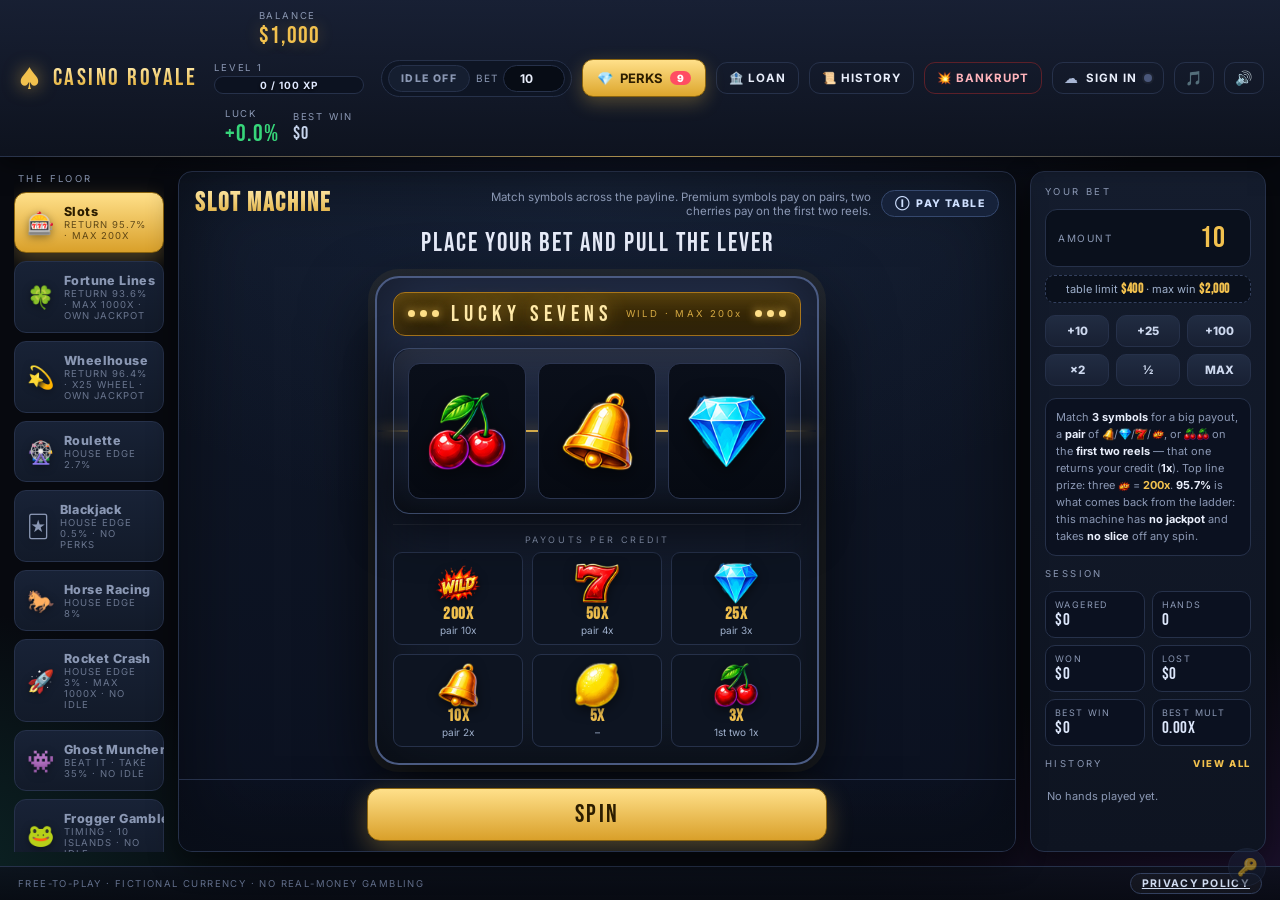
<file: index.html>
<!DOCTYPE html>
<html lang="en">
<head>
<meta charset="utf-8">
<meta name="viewport" content="width=device-width, initial-scale=1">
<title>Casino Royale — Slots, Roulette, Blackjack, Horses, Crash, Arcade, Frogger, Chests, Neon Recall &amp; Russian Roulette</title>
<meta name="description" content="Start with 1000 dollars and try to beat the house across twelve machines: slot machines, roulette, blackjack, horse racing, rocket crash, an arcade maze where skill pays off, a frog who has to judge real traffic one lane at a time, a nine-chest treasure gamble with a Lucky Star second chance, a colour-memory wheel where you repeat an ever-longer flashing pattern until your nerve breaks, a six-chamber revolver gamble where a blank doubles your bank, the drum gets heavier the further you push, and a live round takes the lot, and a real Texas Hold'em table against up to three bots. Level up, buy stacking perks, toggle idle auto-play, take a 1-hour loan when you go broke, or hit BANKRUPT to see the full story of your run.">
<meta property="og:title" content="Casino Royale">
<meta property="og:description" content="Start with 1000 dollars and try to beat the house across twelve machines: slot machines, roulette, blackjack, horse racing, rocket crash, an arcade maze where skill pays off, a frog who has to judge real traffic one lane at a time, a nine-chest treasure gamble with a Lucky Star second chance, a colour-memory wheel where you repeat an ever-longer flashing pattern until your nerve breaks, a six-chamber revolver gamble where a blank doubles your bank, the drum gets heavier the further you push, and a live round takes the lot, and a real Texas Hold'em table against up to three bots. Level up, buy stacking perks, toggle idle auto-play, take a 1-hour loan when you go broke, or hit BANKRUPT to see the full story of your run.">
<link rel="preconnect" href="https://fonts.googleapis.com">
<link rel="preconnect" href="https://fonts.gstatic.com" crossorigin>
<link href="https://fonts.googleapis.com/css2?family=Bebas+Neue&family=Inter:wght@400;500;600;700;900&display=swap" rel="stylesheet">
<link rel="stylesheet" href="styles.css">
</head>
<body>
<link rel="preconnect" href="https://fonts.googleapis.com">
<link rel="preconnect" href="https://fonts.gstatic.com" crossorigin>
<link href="https://fonts.googleapis.com/css2?family=Bebas+Neue&family=Inter:wght@400;500;600;700;900&display=swap" rel="stylesheet">
<div id="app">
  <header id="topbar">
    <div class="brand">
      <span class="brand-suit">&#9824;</span>
      <div class="brand-text">
        <div class="brand-name">CASINO ROYALE</div>
        <div class="brand-sub">beat the house</div>
      </div>
    </div>

    <div class="tstats">
      <div class="tstat">
        <div class="tstat-label">Balance</div>
        <div class="tstat-value money" id="moneyEl">0</div>
      </div>
      <div class="tstat wide">
        <div class="tstat-label">Level <span id="levelEl">1</span><span class="tier-tag" id="tierEl" hidden></span></div>
        <div class="xpbar"><div class="xpfill" id="xpFillEl"></div><span class="xptext" id="xpTextEl">0 / 0</span></div>
      </div>
      <div class="tstat">
        <div class="tstat-label">Luck</div>
        <div class="tstat-value luck" id="luckEl">+0.0%</div>
      </div>
      <div class="tstat">
        <div class="tstat-label">Best Win</div>
        <div class="tstat-value small" id="bestWinEl">0</div>
      </div>
    </div>

    <div class="ttools">
      <div class="idlebox" id="idleBox">
        <button id="idleToggleBtn" class="pill" type="button">IDLE OFF</button>
        <label class="idlebet">
          <span>Bet</span>
          <input id="idleBetInput" type="number" min="1" step="1" value="10">
        </label>
      </div>
      <button id="perkShopBtn" class="btn gold shopbtn" type="button">
        <span class="shopicon">&#128142;</span> PERKS <span class="badge" id="perkBadge">0</span>
      </button>
      <button id="loanBtn" class="btn ghost toolbtn" type="button">&#127974; LOAN</button>
      <button id="historyBtn" class="btn ghost toolbtn" type="button">&#128220; HISTORY</button>
      <button id="bankruptBtn" class="btn ghost toolbtn danger" type="button">&#128165; BANKRUPT</button>
      <button id="cloudBtn" class="btn ghost toolbtn cloudbtn" type="button" hidden>
        <span class="cloud-ico" aria-hidden="true">&#9729;</span><span class="cloud-txt">SIGN IN</span><span class="cloud-dot" aria-hidden="true"></span>
      </button>
      <button id="musicBtn" class="btn ghost toolbtn soundbtn" type="button" title="Music on" aria-label="Mute music">&#127925;</button>
      <button id="soundBtn" class="btn ghost toolbtn soundbtn" type="button" title="Sound on" aria-label="Mute sound">&#128266;</button>
    </div>
  </header>

  <div id="loanBar" class="loanbar" hidden>
    <div class="loan-left">
      <span class="loan-tag">LOAN</span>
      <span id="loanText">repay</span>
    </div>
    <div class="loan-right">
      <span class="loan-clock" id="loanClock">60:00</span>
      <div class="loan-progress"><div class="loan-fill" id="loanFill"></div></div>
      <button id="loanRepayBtn" class="loan-repay" type="button" title="Pay the loan off now">&#128179; PAY BACK</button>
    </div>
  </div>

  <main id="layout">
    <nav id="machineNav" aria-label="Machines"></nav>
    <section id="stage"></section>
    <aside id="betPanel"></aside>
  </main>

  <footer id="siteFoot">
    <span class="foot-fine">Free-to-play &middot; fictional currency &middot; no real-money gambling</span>
    <span class="foot-links">
      <a id="privacyLink" class="foot-link" href="privacy.html" target="_blank" rel="noopener noreferrer">Privacy Policy</a>
    </span>
  </footer>
</div>

<div id="cheatBox">
  <div id="cheatPanel" class="cheat-panel" hidden>
    <div id="cheatHintEl" class="cheat-hint" hidden></div>
    <input id="cheatInput" class="cheat-input" type="text" placeholder="enter code…" autocomplete="off" spellcheck="false">
  </div>
  <button id="cheatBtn" class="cheat-btn" type="button" title="Code entry" aria-label="Enter a code">&#128273;</button>
</div>

<div id="toastLayer"></div>
<div id="fxLayer"></div>
<div id="modalLayer" hidden></div>

<script type="module" src="main.js"></script>
</body>
</html>
</file>
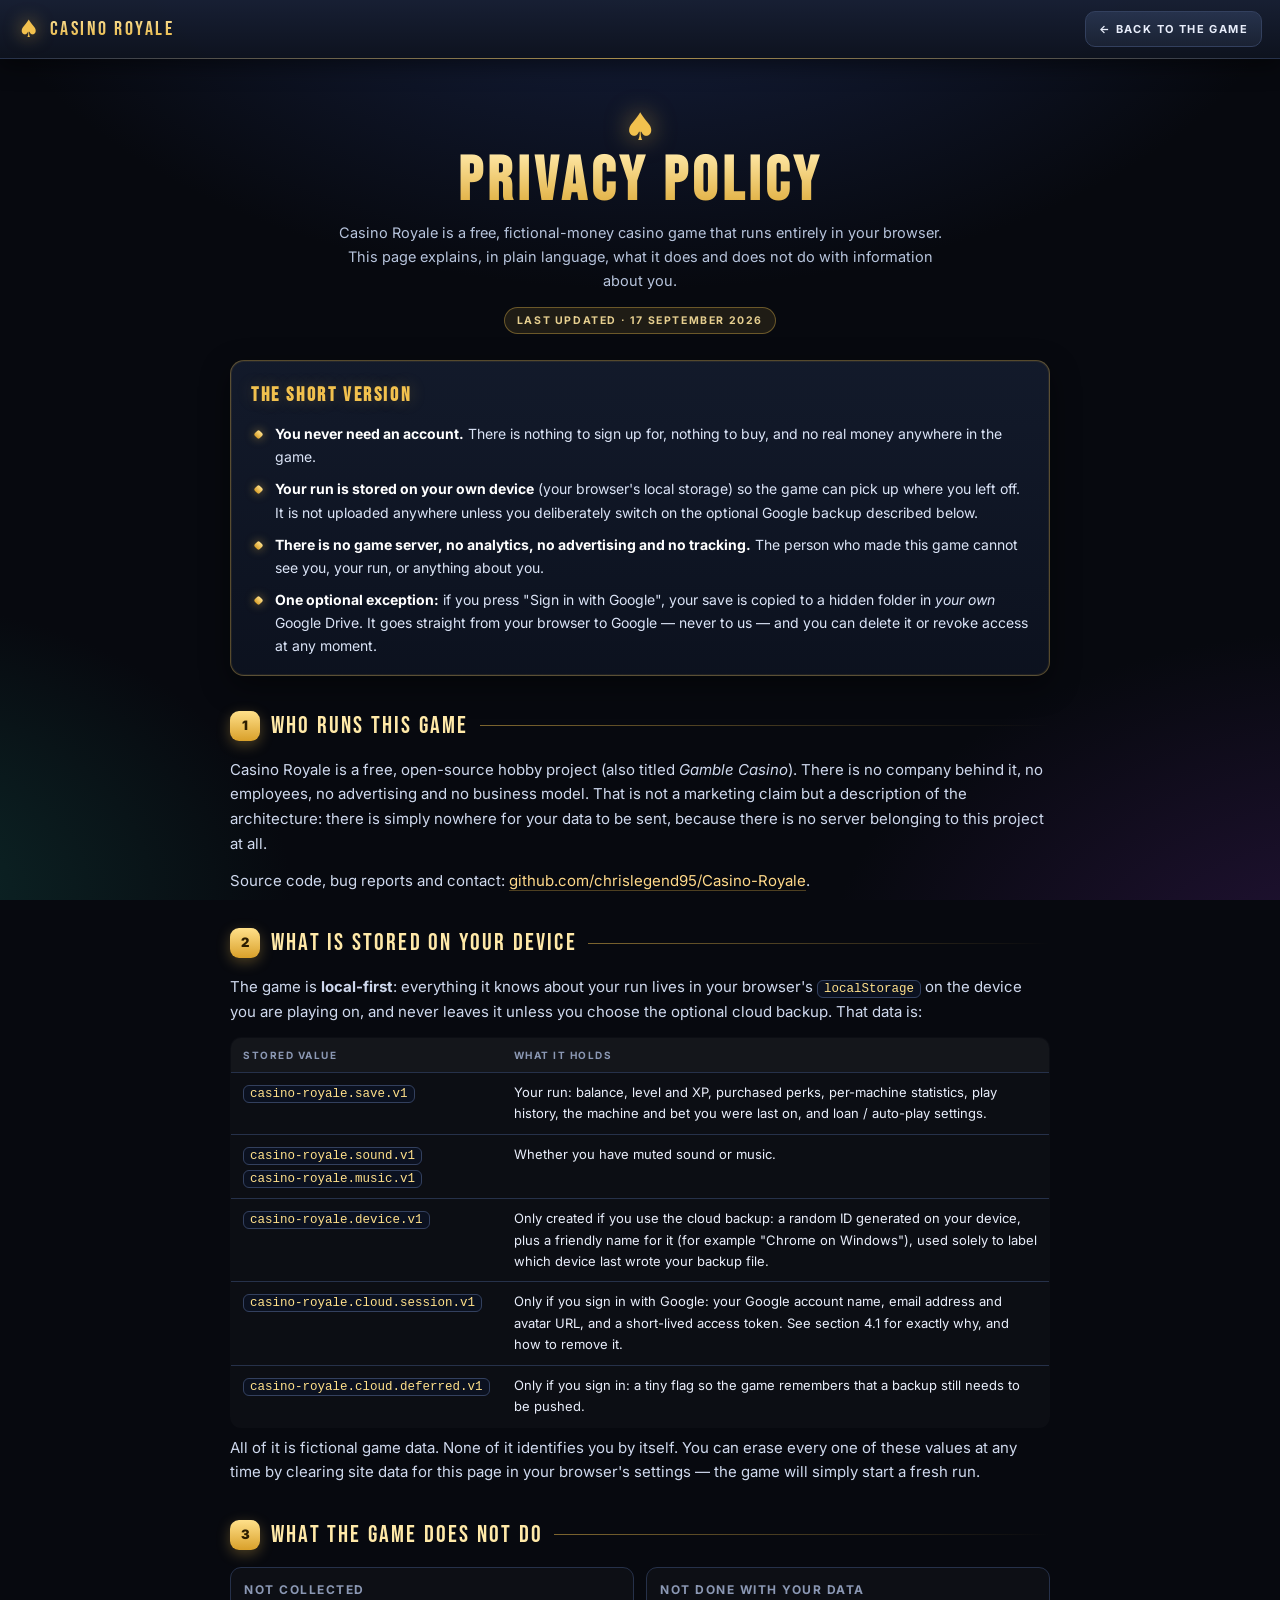
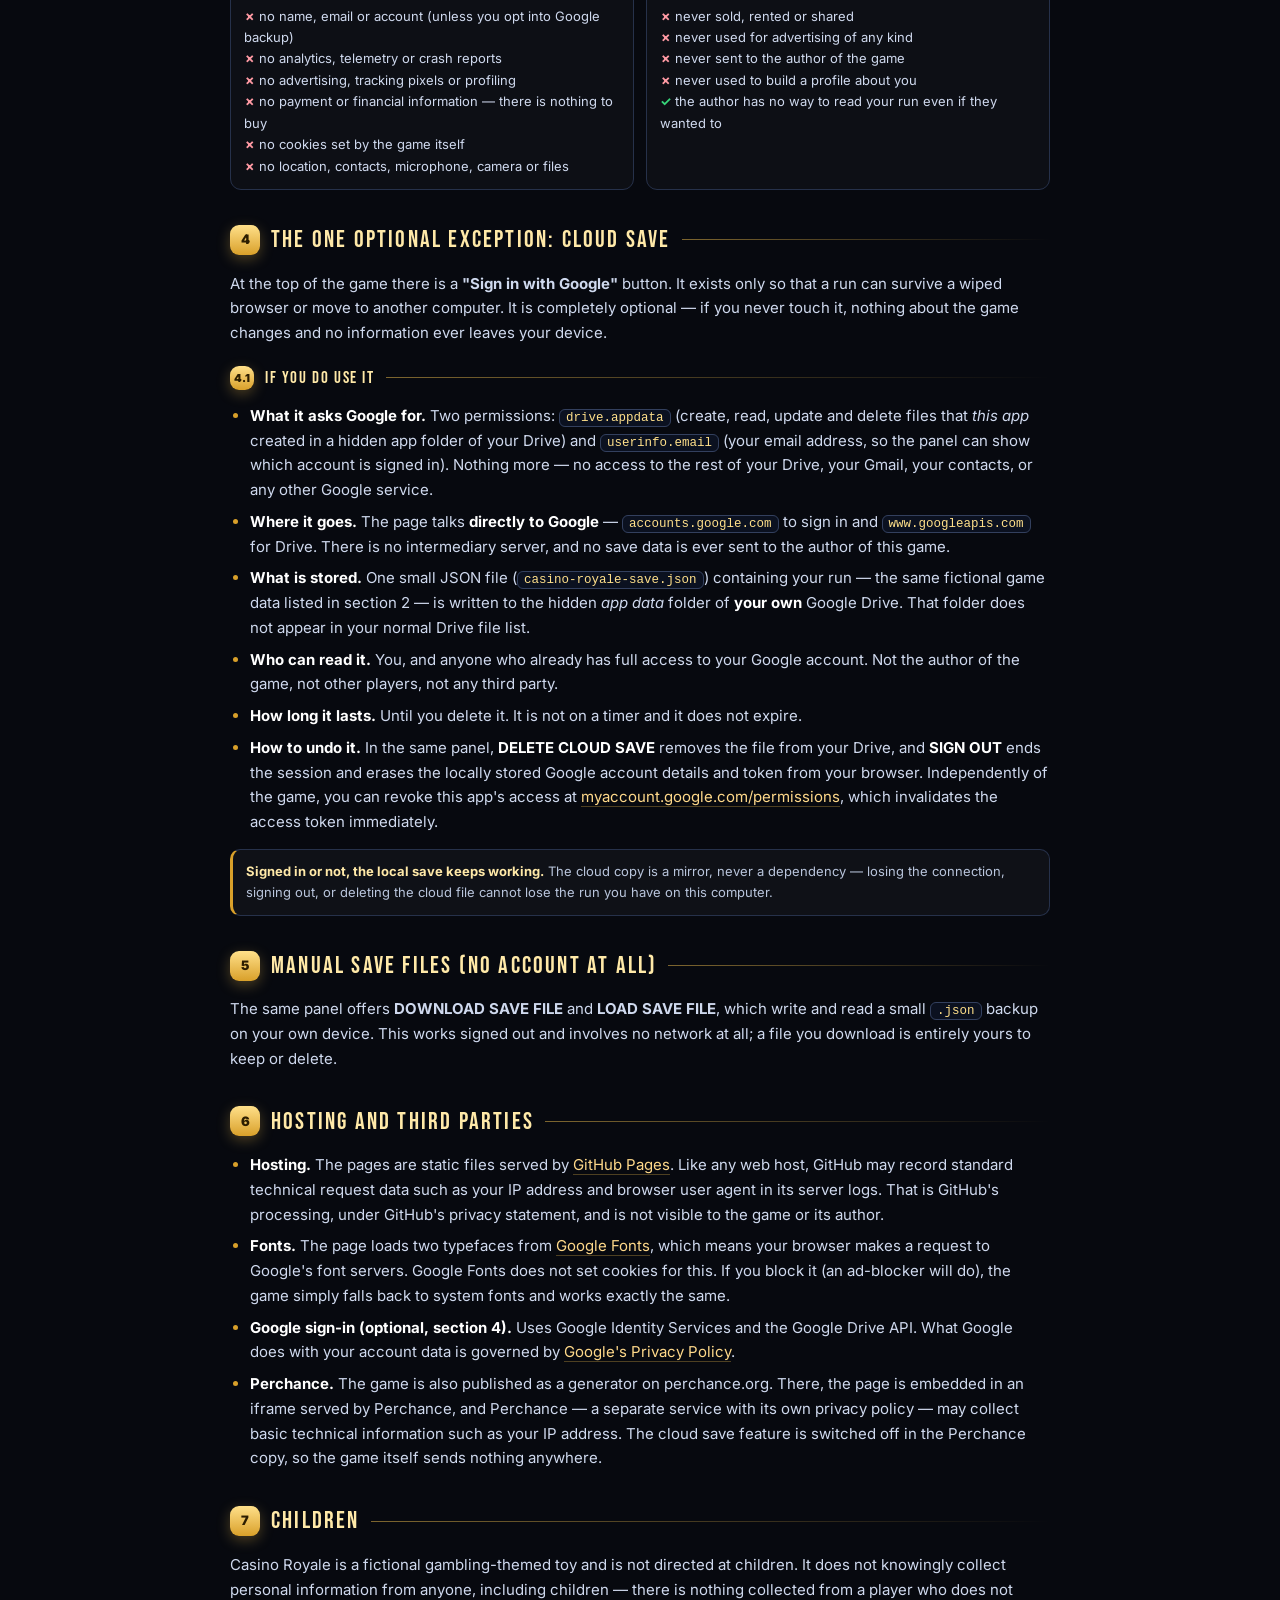
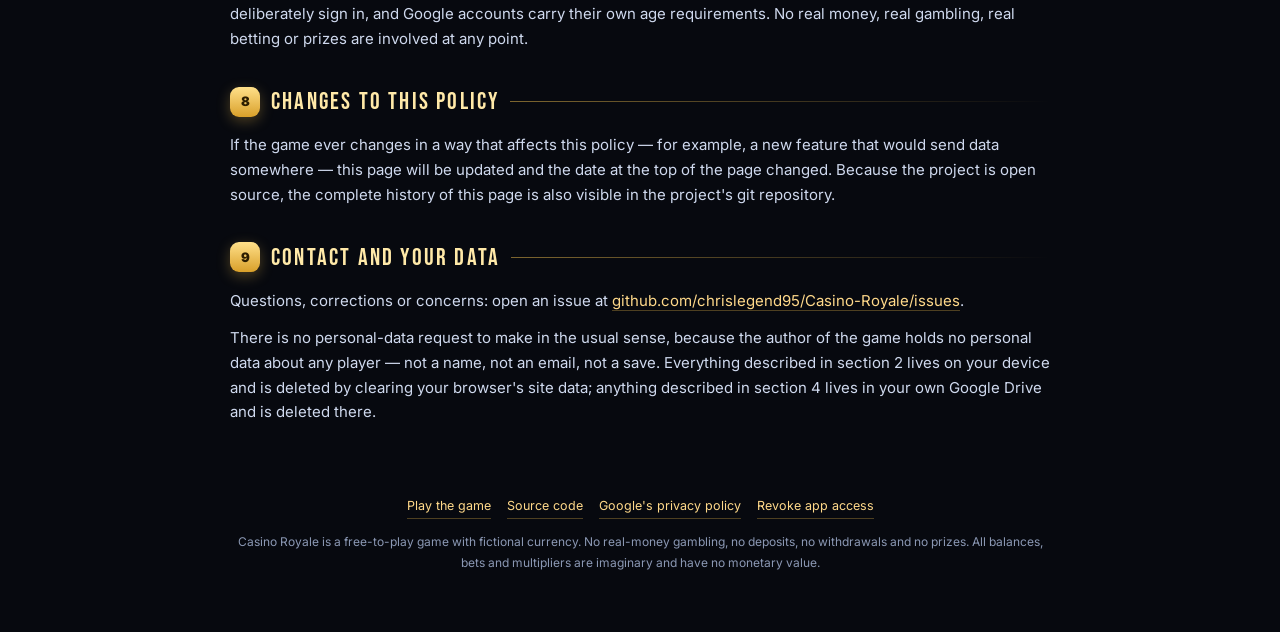
<file: privacy.html>
<!DOCTYPE html>
<html lang="en">
<head>
<meta charset="utf-8">
<meta name="viewport" content="width=device-width, initial-scale=1">
<title>Privacy Policy — Casino Royale</title>
<meta name="description" content="Privacy policy for Casino Royale: a free, fictional-money casino game that runs in your browser. Nothing is collected, there is no game server, and the only optional exception is a save backup that goes straight to your own Google Drive.">
<meta name="robots" content="index, follow">
<link rel="preconnect" href="https://fonts.googleapis.com">
<link rel="preconnect" href="https://fonts.gstatic.com" crossorigin>
<link href="https://fonts.googleapis.com/css2?family=Bebas+Neue&family=Inter:wght@400;500;600;700;900&display=swap" rel="stylesheet">
<style>
:root{
  --bg:#07090f;
  --panel:#131a29;
  --panel2:#0e1524;
  --line:#26314a;
  --line2:#33405e;
  --text:#e9eefb;
  --muted:#8b98b4;
  --gold:#f2c14e;
  --gold2:#d9a02a;
  --green:#37d67a;
  --radius:14px;
  --shadow:0 10px 30px rgba(0,0,0,.45);
}
*{box-sizing:border-box}
html,body{margin:0;padding:0}
body{
  background:
    radial-gradient(1100px 640px at 50% -12%, #182447 0%, rgba(24,36,71,0) 62%),
    radial-gradient(900px 620px at 105% 110%, #241338 0%, rgba(36,19,56,0) 58%),
    radial-gradient(700px 500px at -10% 100%, #0d2a2a 0%, rgba(13,42,42,0) 60%),
    var(--bg);
  background-attachment:fixed;
  color:var(--text);
  font-family:'Inter',system-ui,-apple-system,'Segoe UI',Roboto,sans-serif;
  text-align:left;
  font-size:15px;
  line-height:1.65;
  -webkit-font-smoothing:antialiased;
}
::selection{background:rgba(242,193,78,.35)}
a{color:#ffd98a;text-decoration:none;border-bottom:1px solid rgba(242,193,78,.3)}
a:hover{color:#fff3cf;border-bottom-color:#f2c14e}
code{
  background:#0b1120;border:1px solid var(--line2);border-radius:6px;
  padding:1px 6px;font-size:12.5px;color:#ffe08a;font-family:ui-monospace,Menlo,Consolas,monospace;
  word-break:break-all;
}

/* ---- top strip ---- */
.topbar{
  position:sticky;top:0;z-index:5;
  display:flex;align-items:center;justify-content:space-between;gap:14px;flex-wrap:wrap;
  padding:11px 18px;
  background:linear-gradient(180deg,rgba(24,32,52,.97),rgba(14,19,31,.97));
  border-bottom:1px solid var(--line);
  box-shadow:0 6px 22px rgba(0,0,0,.5);
}
.topbar::after{
  content:"";position:absolute;left:0;right:0;bottom:-1px;height:1px;
  background:linear-gradient(90deg,transparent,rgba(242,193,78,.65),transparent);
}
.brand{display:flex;align-items:center;gap:10px}
.brand-suit{font-size:24px;line-height:1;color:var(--gold);text-shadow:0 0 18px rgba(242,193,78,.6)}
.brand-name{
  font-family:'Bebas Neue',Impact,sans-serif;font-size:20px;letter-spacing:2.5px;
  background:linear-gradient(180deg,#ffe9a8,#e0a92c);
  -webkit-background-clip:text;background-clip:text;color:transparent;white-space:nowrap;
}
.backbtn{
  font-size:11px;font-weight:700;letter-spacing:1.4px;text-transform:uppercase;
  padding:8px 13px;border:1px solid var(--line2);border-radius:10px;
  background:linear-gradient(180deg,#26324c,#1a2233);color:var(--text);
  border-bottom:1px solid var(--line2);
}
.backbtn:hover{color:#fff;border-color:var(--gold)}

/* ---- page ---- */
.wrap{max-width:860px;margin:0 auto;padding:34px 20px 70px}
.hero{text-align:center;padding:14px 0 26px}
.hero .suit{font-size:38px;line-height:1;color:var(--gold);text-shadow:0 0 24px rgba(242,193,78,.55)}
.hero h1{
  margin:6px 0 8px;font-family:'Bebas Neue',Impact,sans-serif;font-size:clamp(38px,8vw,62px);
  letter-spacing:5px;line-height:1;
  background:linear-gradient(180deg,#ffe9a8,#dca733);
  -webkit-background-clip:text;background-clip:text;color:transparent;
}
.hero p{margin:0 auto;max-width:620px;color:#b7c4dc;font-size:14.5px}
.stamp{
  display:inline-block;margin-top:14px;padding:4px 12px;border-radius:999px;
  font-size:10.5px;font-weight:700;letter-spacing:1.6px;text-transform:uppercase;
  color:#e6cf90;background:rgba(242,193,78,.10);border:1px solid rgba(242,193,78,.36);
}

.card{
  background:linear-gradient(180deg,rgba(20,28,45,.92),rgba(13,19,32,.92));
  border:1px solid var(--line);border-radius:var(--radius);
  padding:18px 20px;box-shadow:var(--shadow);
}
.tldr{border-color:rgba(242,193,78,.32);box-shadow:0 10px 30px rgba(0,0,0,.45), inset 0 0 0 1px rgba(242,193,78,.08)}
.tldr h2{
  margin:0 0 10px;font-family:'Bebas Neue',Impact,sans-serif;font-size:20px;letter-spacing:2.6px;
  color:var(--gold);text-shadow:0 0 16px rgba(242,193,78,.25);
}
.tldr ul{margin:0;padding:0;list-style:none;display:flex;flex-direction:column;gap:9px}
.tldr li{position:relative;padding-left:24px;font-size:14px;color:#dbe4f7}
.tldr li::before{
  content:"";position:absolute;left:4px;top:9px;width:7px;height:7px;border-radius:2px;transform:rotate(45deg);
  background:linear-gradient(180deg,#ffe08a,#d9a02a);box-shadow:0 0 10px rgba(242,193,78,.6);
}
.tldr li b{color:#fff}

section.sec{margin-top:30px}
section.sec>h2{
  display:flex;align-items:center;gap:11px;margin:0 0 12px;
  font-family:'Bebas Neue',Impact,sans-serif;font-size:24px;letter-spacing:2.2px;color:#ffe9a8;
  font-weight:400;
}
section.sec>h2 .n{
  flex:0 0 auto;width:30px;height:30px;border-radius:9px;display:grid;place-items:center;
  font-family:'Inter',sans-serif;font-size:13px;font-weight:900;letter-spacing:0;color:#2c1d00;
  background:linear-gradient(180deg,#ffe08a,#d9a02a);box-shadow:0 4px 14px rgba(242,193,78,.3);
}
section.sec>h2::after{content:"";flex:1 1 auto;height:1px;background:linear-gradient(90deg,rgba(242,193,78,.5),transparent)}
section.sec p{margin:0 0 12px;color:#cfd9ee}
section.sec p:last-child{margin-bottom:0}
ul.plain{margin:0 0 12px;padding-left:20px;display:flex;flex-direction:column;gap:7px;color:#cfd9ee}
ul.plain li::marker{color:var(--gold2)}
ul.plain b{color:#fff}
.note{
  margin:14px 0 0;padding:11px 13px;border-radius:10px;
  background:rgba(255,255,255,.03);border:1px solid var(--line);border-left:3px solid var(--gold2);
  font-size:13px;color:#b9c5dc;
}
.note b{color:#ffe9a8}
.grid{display:grid;grid-template-columns:1fr 1fr;gap:12px;margin:4px 0 8px}
.mini{
  background:rgba(255,255,255,.022);border:1px solid var(--line);border-radius:11px;padding:12px 13px;
}
.mini h3{margin:0 0 6px;font-size:12px;letter-spacing:1.5px;text-transform:uppercase;color:var(--muted)}
.mini p{margin:0;font-size:13px;color:#c3cfe6}
.mini .yes{color:var(--green);font-weight:700}
.mini .no{color:#ff9aa4;font-weight:700}
table.keys{
  width:100%;border-collapse:collapse;margin:4px 0 8px;
  background:rgba(255,255,255,.02);border:1px solid var(--line);border-radius:11px;overflow:hidden;
}
table.keys th,table.keys td{padding:9px 12px;text-align:left;vertical-align:top;border-bottom:1px solid var(--line);font-size:13px}
table.keys th{font-size:10px;letter-spacing:1.5px;text-transform:uppercase;color:var(--muted);background:rgba(255,255,255,.03)}
table.keys tr:last-child td{border-bottom:none}
table.keys td:first-child{white-space:nowrap}
.foot{
  max-width:860px;margin:0 auto;padding:0 20px 60px;
  font-size:12px;color:var(--muted);text-align:center;line-height:1.8;
}
.foot .links{display:flex;gap:16px;justify-content:center;flex-wrap:wrap;margin-bottom:12px}
.foot .links a{font-size:12.5px}

@media (max-width:640px){
  body{font-size:14.5px}
  .wrap{padding:22px 15px 60px}
  .card{padding:15px 15px}
  .grid{grid-template-columns:1fr}
  section.sec>h2{font-size:21px}
  table.keys th,table.keys td{padding:8px 9px;font-size:12.5px}
  .backbtn{font-size:10px;padding:7px 10px}
}
@media print{
  body{background:#fff;color:#111}
  .topbar,.backbtn{display:none}
  .card,.mini,.note,table.keys{background:#fff;box-shadow:none;border-color:#ccc}
  a{color:#444}
  section.sec>h2,.tldr h2,.hero h1{color:#111;-webkit-text-fill-color:#111}
}
</style>
</head>
<body>

<div class="topbar">
  <div class="brand">
    <span class="brand-suit" aria-hidden="true">&#9824;</span>
    <span class="brand-name">CASINO ROYALE</span>
  </div>
  <a class="backbtn" href="index.html">&#8592; Back to the game</a>
</div>

<main class="wrap">

  <div class="hero">
    <div class="suit" aria-hidden="true">&#9824;</div>
    <h1>Privacy Policy</h1>
    <p>Casino Royale is a free, fictional-money casino game that runs entirely in your browser. This page explains, in plain language, what it does and does not do with information about you.</p>
    <div class="stamp">Last updated &middot; 17 September 2026</div>
  </div>

  <div class="card tldr">
    <h2>The short version</h2>
    <ul>
      <li><b>You never need an account.</b> There is nothing to sign up for, nothing to buy, and no real money anywhere in the game.</li>
      <li><b>Your run is stored on your own device</b> (your browser's local storage) so the game can pick up where you left off. It is not uploaded anywhere unless you deliberately switch on the optional Google backup described below.</li>
      <li><b>There is no game server, no analytics, no advertising and no tracking.</b> The person who made this game cannot see you, your run, or anything about you.</li>
      <li><b>One optional exception:</b> if you press "Sign in with Google", your save is copied to a hidden folder in <i>your own</i> Google Drive. It goes straight from your browser to Google &mdash; never to us &mdash; and you can delete it or revoke access at any moment.</li>
    </ul>
  </div>

  <section class="sec">
    <h2><span class="n">1</span>Who runs this game</h2>
    <p>Casino Royale is a free, open-source hobby project (also titled <i>Gamble Casino</i>). There is no company behind it, no employees, no advertising and no business model. That is not a marketing claim but a description of the architecture: there is simply nowhere for your data to be sent, because there is no server belonging to this project at all.</p>
    <p>Source code, bug reports and contact: <a href="https://github.com/chrislegend95/Casino-Royale" target="_blank" rel="noopener noreferrer">github.com/chrislegend95/Casino-Royale</a>.</p>
  </section>

  <section class="sec">
    <h2><span class="n">2</span>What is stored on your device</h2>
    <p>The game is <b>local-first</b>: everything it knows about your run lives in your browser's <code>localStorage</code> on the device you are playing on, and never leaves it unless you choose the optional cloud backup. That data is:</p>
    <table class="keys">
      <tr><th>Stored value</th><th>What it holds</th></tr>
      <tr><td><code>casino-royale.save.v1</code></td><td>Your run: balance, level and XP, purchased perks, per-machine statistics, play history, the machine and bet you were last on, and loan / auto-play settings.</td></tr>
      <tr><td><code>casino-royale.sound.v1</code><br><code>casino-royale.music.v1</code></td><td>Whether you have muted sound or music.</td></tr>
      <tr><td><code>casino-royale.device.v1</code></td><td>Only created if you use the cloud backup: a random ID generated on your device, plus a friendly name for it (for example "Chrome on Windows"), used solely to label which device last wrote your backup file.</td></tr>
      <tr><td><code>casino-royale.cloud.session.v1</code></td><td>Only if you sign in with Google: your Google account name, email address and avatar URL, and a short-lived access token. See section 4.1 for exactly why, and how to remove it.</td></tr>
      <tr><td><code>casino-royale.cloud.deferred.v1</code></td><td>Only if you sign in: a tiny flag so the game remembers that a backup still needs to be pushed.</td></tr>
    </table>
    <p>All of it is fictional game data. None of it identifies you by itself. You can erase every one of these values at any time by clearing site data for this page in your browser's settings &mdash; the game will simply start a fresh run.</p>
  </section>

  <section class="sec">
    <h2><span class="n">3</span>What the game does not do</h2>
    <div class="grid">
      <div class="mini">
        <h3>Not collected</h3>
        <p><span class="no">&#10007;</span> no name, email or account (unless you opt into Google backup)<br>
        <span class="no">&#10007;</span> no analytics, telemetry or crash reports<br>
        <span class="no">&#10007;</span> no advertising, tracking pixels or profiling<br>
        <span class="no">&#10007;</span> no payment or financial information &mdash; there is nothing to buy<br>
        <span class="no">&#10007;</span> no cookies set by the game itself<br>
        <span class="no">&#10007;</span> no location, contacts, microphone, camera or files</p>
      </div>
      <div class="mini">
        <h3>Not done with your data</h3>
        <p><span class="no">&#10007;</span> never sold, rented or shared<br>
        <span class="no">&#10007;</span> never used for advertising of any kind<br>
        <span class="no">&#10007;</span> never sent to the author of the game<br>
        <span class="no">&#10007;</span> never used to build a profile about you<br>
        <span class="yes">&#10003;</span> the author has no way to read your run even if they wanted to</p>
      </div>
    </div>
  </section>

  <section class="sec">
    <h2><span class="n">4</span>The one optional exception: cloud save</h2>
    <p>At the top of the game there is a <b>"Sign in with Google"</b> button. It exists only so that a run can survive a wiped browser or move to another computer. It is completely optional &mdash; if you never touch it, nothing about the game changes and no information ever leaves your device.</p>

    <h2 style="font-size:17px;letter-spacing:1.6px;margin-top:18px"><span class="n" style="width:24px;height:24px;font-size:11px">4.1</span>If you do use it</h2>
    <ul class="plain">
      <li><b>What it asks Google for.</b> Two permissions: <code>drive.appdata</code> (create, read, update and delete files that <i>this app</i> created in a hidden app folder of your Drive) and <code>userinfo.email</code> (your email address, so the panel can show which account is signed in). Nothing more &mdash; no access to the rest of your Drive, your Gmail, your contacts, or any other Google service.</li>
      <li><b>Where it goes.</b> The page talks <b>directly to Google</b> &mdash; <code>accounts.google.com</code> to sign in and <code>www.googleapis.com</code> for Drive. There is no intermediary server, and no save data is ever sent to the author of this game.</li>
      <li><b>What is stored.</b> One small JSON file (<code>casino-royale-save.json</code>) containing your run &mdash; the same fictional game data listed in section 2 &mdash; is written to the hidden <i>app data</i> folder of <b>your own</b> Google Drive. That folder does not appear in your normal Drive file list.</li>
      <li><b>Who can read it.</b> You, and anyone who already has full access to your Google account. Not the author of the game, not other players, not any third party.</li>
      <li><b>How long it lasts.</b> Until you delete it. It is not on a timer and it does not expire.</li>
      <li><b>How to undo it.</b> In the same panel, <b>DELETE CLOUD SAVE</b> removes the file from your Drive, and <b>SIGN OUT</b> ends the session and erases the locally stored Google account details and token from your browser. Independently of the game, you can revoke this app's access at <a href="https://myaccount.google.com/permissions" target="_blank" rel="noopener noreferrer">myaccount.google.com/permissions</a>, which invalidates the access token immediately.</li>
    </ul>
    <div class="note"><b>Signed in or not, the local save keeps working.</b> The cloud copy is a mirror, never a dependency &mdash; losing the connection, signing out, or deleting the cloud file cannot lose the run you have on this computer.</div>
  </section>

  <section class="sec">
    <h2><span class="n">5</span>Manual save files (no account at all)</h2>
    <p>The same panel offers <b>DOWNLOAD SAVE FILE</b> and <b>LOAD SAVE FILE</b>, which write and read a small <code>.json</code> backup on your own device. This works signed out and involves no network at all; a file you download is entirely yours to keep or delete.</p>
  </section>

  <section class="sec">
    <h2><span class="n">6</span>Hosting and third parties</h2>
    <ul class="plain">
      <li><b>Hosting.</b> The pages are static files served by <a href="https://docs.github.com/en/site-policy/privacy-policies/github-general-privacy-statement" target="_blank" rel="noopener noreferrer">GitHub Pages</a>. Like any web host, GitHub may record standard technical request data such as your IP address and browser user agent in its server logs. That is GitHub's processing, under GitHub's privacy statement, and is not visible to the game or its author.</li>
      <li><b>Fonts.</b> The page loads two typefaces from <a href="https://fonts.google.com" target="_blank" rel="noopener noreferrer">Google Fonts</a>, which means your browser makes a request to Google's font servers. Google Fonts does not set cookies for this. If you block it (an ad-blocker will do), the game simply falls back to system fonts and works exactly the same.</li>
      <li><b>Google sign-in (optional, section 4).</b> Uses Google Identity Services and the Google Drive API. What Google does with your account data is governed by <a href="https://policies.google.com/privacy" target="_blank" rel="noopener noreferrer">Google's Privacy Policy</a>.</li>
      <li><b>Perchance.</b> The game is also published as a generator on perchance.org. There, the page is embedded in an iframe served by Perchance, and Perchance &mdash; a separate service with its own privacy policy &mdash; may collect basic technical information such as your IP address. The cloud save feature is switched off in the Perchance copy, so the game itself sends nothing anywhere.</li>
    </ul>
  </section>

  <section class="sec">
    <h2><span class="n">7</span>Children</h2>
    <p>Casino Royale is a fictional gambling-themed toy and is not directed at children. It does not knowingly collect personal information from anyone, including children &mdash; there is nothing collected from a player who does not deliberately sign in, and Google accounts carry their own age requirements. No real money, real gambling, real betting or prizes are involved at any point.</p>
  </section>

  <section class="sec">
    <h2><span class="n">8</span>Changes to this policy</h2>
    <p>If the game ever changes in a way that affects this policy &mdash; for example, a new feature that would send data somewhere &mdash; this page will be updated and the date at the top of the page changed. Because the project is open source, the complete history of this page is also visible in the project's git repository.</p>
  </section>

  <section class="sec">
    <h2><span class="n">9</span>Contact and your data</h2>
    <p>Questions, corrections or concerns: open an issue at <a href="https://github.com/chrislegend95/Casino-Royale/issues" target="_blank" rel="noopener noreferrer">github.com/chrislegend95/Casino-Royale/issues</a>.</p>
    <p>There is no personal-data request to make in the usual sense, because the author of the game holds no personal data about any player &mdash; not a name, not an email, not a save. Everything described in section 2 lives on your device and is deleted by clearing your browser's site data; anything described in section 4 lives in your own Google Drive and is deleted there.</p>
  </section>

</main>

<footer class="foot">
  <div class="links">
    <a href="index.html">Play the game</a>
    <a href="https://github.com/chrislegend95/Casino-Royale" target="_blank" rel="noopener noreferrer">Source code</a>
    <a href="https://policies.google.com/privacy" target="_blank" rel="noopener noreferrer">Google's privacy policy</a>
    <a href="https://myaccount.google.com/permissions" target="_blank" rel="noopener noreferrer">Revoke app access</a>
  </div>
  Casino Royale is a free-to-play game with fictional currency. No real-money gambling, no deposits, no withdrawals and no prizes. All balances, bets and multipliers are imaginary and have no monetary value.
</footer>

</body>
</html>
</file>
<file: styles.css>
:root{
  --bg:#07090f;
  --panel:#131a29;
  --panel2:#1a2334;
  --panel3:#212c42;
  --line:#26314a;
  --line2:#33405e;
  --text:#e9eefb;
  --muted:#8b98b4;
  --gold:#f2c14e;
  --gold2:#d9a02a;
  --gold-d:#8a6410;
  --green:#37d67a;
  --red:#ef4d5a;
  --blue:#4d9fff;
  --purple:#a06bff;
  --pink:#ff5fa2;
  --radius:14px;
  --shadow:0 10px 30px rgba(0,0,0,.45);
}
*{box-sizing:border-box}
[hidden]{display:none!important}
html,body{margin:0;padding:0}
body{
  background:
    radial-gradient(1100px 640px at 50% -12%, #182447 0%, rgba(24,36,71,0) 62%),
    radial-gradient(900px 620px at 105% 110%, #241338 0%, rgba(36,19,56,0) 58%),
    radial-gradient(700px 500px at -10% 100%, #0d2a2a 0%, rgba(13,42,42,0) 60%),
    var(--bg);
  color:var(--text);
  font-family:'Inter',system-ui,-apple-system,'Segoe UI',Roboto,sans-serif;
  text-align:left;
  -webkit-font-smoothing:antialiased;
}
::selection{background:rgba(242,193,78,.35)}
::-webkit-scrollbar{width:10px;height:10px}
::-webkit-scrollbar-track{background:transparent}
::-webkit-scrollbar-thumb{background:#2b3550;border-radius:8px}
::-webkit-scrollbar-thumb:hover{background:#3a486c}

#app{
  display:flex;
  flex-direction:column;
  min-height:100vh;
  height:100vh;
  overflow:hidden;
}

/* ============ TOP BAR ============ */
#topbar{
  flex:0 0 auto;
  display:flex;
  align-items:center;
  gap:18px;
  padding:10px 16px;
  background:linear-gradient(180deg,rgba(24,32,52,.96),rgba(14,19,31,.96));
  border-bottom:1px solid var(--line);
  box-shadow:0 6px 22px rgba(0,0,0,.5);
  z-index:20;
  position:relative;
}
#topbar::after{
  content:"";position:absolute;left:0;right:0;bottom:-1px;height:1px;
  background:linear-gradient(90deg,transparent,rgba(242,193,78,.65),transparent);
}
.brand{display:flex;align-items:center;gap:10px;flex:0 0 auto}
.brand-suit{
  font-size:30px;line-height:1;
  color:var(--gold);
  text-shadow:0 0 18px rgba(242,193,78,.6);
}
.brand-text{line-height:1}
.brand-name{
  font-family:'Bebas Neue',Impact,sans-serif;
  font-size:24px;letter-spacing:2.5px;
  background:linear-gradient(180deg,#ffe9a8,#e0a92c);
  -webkit-background-clip:text;background-clip:text;color:transparent;
  white-space:nowrap;
}
.brand-sub{font-size:9.5px;letter-spacing:3.4px;color:var(--muted);text-transform:uppercase;margin-top:-2px}

.tstats{display:flex;align-items:center;gap:22px;flex:1 1 auto;min-width:0;flex-wrap:wrap;justify-content:center}
.tstat{display:flex;flex-direction:column;gap:3px;min-width:0}
.tstat.wide{min-width:150px;flex:0 1 200px}
.tstat-label{font-size:9.5px;letter-spacing:1.8px;text-transform:uppercase;color:var(--muted);white-space:nowrap}
.tstat-value{
  font-family:'Bebas Neue',Impact,sans-serif;
  font-size:24px;letter-spacing:1px;line-height:1;white-space:nowrap;
}
.tstat-value.money{color:var(--gold);text-shadow:0 0 16px rgba(242,193,78,.3)}
.tstat-value.money.inf{color:#7df3c0;text-shadow:0 0 22px rgba(92,243,154,.8);animation:infPulse 1.8s ease-in-out infinite}
@keyframes infPulse{0%,100%{transform:scale(1);opacity:1}50%{transform:scale(1.12);opacity:.82}}
.tstat-value.luck{color:var(--green)}
.tstat-value.small{font-size:18px;color:#c7d4ec}
.tstat-value.bump{animation:bump .4s ease}
@keyframes bump{0%{transform:scale(1)}35%{transform:scale(1.16)}100%{transform:scale(1)}}

.xpbar{
  position:relative;height:18px;border-radius:9px;overflow:hidden;
  background:#0c1220;border:1px solid var(--line);
}
.xpfill{
  position:absolute;inset:0;width:0%;
  background:linear-gradient(90deg,#7b5cff,#4d9fff 55%,#37d67a);
  transition:width .45s cubic-bezier(.2,.8,.2,1);
  box-shadow:0 0 14px rgba(77,159,255,.5) inset;
}
.xptext{
  position:absolute;inset:0;display:flex;align-items:center;justify-content:center;
  font-size:10px;letter-spacing:1px;font-weight:700;color:#dfe8ff;text-shadow:0 1px 3px #000;
}
.xpfill.tiered{background:linear-gradient(90deg,#ff8a3d,#f2c14e)}
.tier-tag{
  display:inline-block;margin-left:6px;padding:1px 6px;vertical-align:middle;
  font-size:9px;letter-spacing:1.3px;font-weight:800;border-radius:999px;
  color:#ffd98a;background:rgba(242,193,78,.12);border:1px solid rgba(242,193,78,.45);
}
.tier-tag.wall{
  color:#ffb3a2;background:rgba(255,90,70,.16);border-color:rgba(255,110,90,.6);
  animation:tierPulse 1.5s ease-in-out infinite;
}
@keyframes tierPulse{0%,100%{opacity:1}50%{opacity:.5}}

.ttools{display:flex;align-items:center;gap:10px;flex:0 0 auto}
.idlebox{
  display:flex;align-items:center;gap:6px;
  background:#0e1524;border:1px solid var(--line);border-radius:999px;padding:4px 6px;
}
.idlebet{display:flex;align-items:center;gap:5px;font-size:10px;letter-spacing:1px;color:var(--muted);text-transform:uppercase}
.idlebet input{
  width:62px;background:#070c15;border:1px solid var(--line);color:var(--text);
  border-radius:999px;padding:5px 8px;font-size:12px;font-weight:700;font-family:inherit;text-align:center;
}
.idlebet input:focus{outline:none;border-color:var(--gold)}
.pill{
  border:1px solid var(--line);background:#151e30;color:var(--muted);
  border-radius:999px;padding:6px 12px;font-size:10.5px;font-weight:800;letter-spacing:1.4px;
  cursor:pointer;transition:.18s;font-family:inherit;text-transform:uppercase;white-space:nowrap;
}
.pill:hover{border-color:var(--line2)}
.pill.on{
  background:linear-gradient(180deg,#2bd57a,#12964f);color:#04240f;border-color:#0d6b39;
  box-shadow:0 0 18px rgba(55,214,122,.45);animation:idlepulse 1.6s infinite;
}
@keyframes idlepulse{0%,100%{box-shadow:0 0 12px rgba(55,214,122,.35)}50%{box-shadow:0 0 24px rgba(55,214,122,.7)}}

.shopbtn{position:relative;display:flex;align-items:center;gap:7px}
.badge{
  background:#ff4d63;color:#fff;border-radius:999px;padding:1px 7px;font-size:10px;font-weight:900;
  font-family:'Inter',sans-serif;letter-spacing:0;
}
.badge.zero{background:#2b3550;color:var(--muted)}

/* ============ BUTTONS ============ */
.btn{
  border:1px solid var(--line);border-radius:11px;
  background:linear-gradient(180deg,#26324c,#1a2233);
  color:var(--text);padding:10px 14px;font-weight:700;font-size:13px;
  cursor:pointer;transition:.16s;font-family:inherit;
}
.btn:hover:not(:disabled){border-color:var(--line2);transform:translateY(-1px)}
.btn:active:not(:disabled){transform:translateY(0)}
.btn:disabled{opacity:.4;cursor:not-allowed}
.btn.gold{
  background:linear-gradient(180deg,#ffe08a,#dda62c);color:#2c1d00;border-color:#8a6410;
  box-shadow:0 6px 18px rgba(242,193,78,.28);
}
.btn.gold:hover:not(:disabled){box-shadow:0 8px 26px rgba(242,193,78,.45)}
.btn.green{background:linear-gradient(180deg,#43e08a,#1a9e57);color:#04220f;border-color:#0d6b39}
.btn.red{background:linear-gradient(180deg,#ff6b78,#c52734);color:#2a0407;border-color:#8c1a24}
.btn.ghost{background:transparent}
.btn.sm{padding:6px 10px;font-size:11.5px;border-radius:9px}

/* ============ LOAN BAR ============ */
.loanbar{
  flex:0 0 auto;display:flex;align-items:center;justify-content:space-between;gap:14px;
  padding:8px 18px;
  background:linear-gradient(90deg,#3a0f14,#5c1620 45%,#3a0f14);
  border-bottom:1px solid #7d2230;
  animation:loanpulse 2s infinite;
}
@keyframes loanpulse{0%,100%{box-shadow:inset 0 0 0 rgba(239,77,90,0)}50%{box-shadow:inset 0 0 40px rgba(239,77,90,.28)}}
.loan-left{display:flex;align-items:center;gap:10px;min-width:0}
.loan-tag{
  background:#ef4d5a;color:#25050a;font-weight:900;font-size:10px;letter-spacing:2px;
  padding:3px 8px;border-radius:5px;
}
#loanText{font-size:12.5px;color:#ffd7db}
#loanText b{color:#fff}
.loan-right{display:flex;align-items:center;gap:12px}
.loan-clock{font-family:'Bebas Neue',Impact,sans-serif;font-size:24px;letter-spacing:2px;color:#ff8f99}
.loan-clock.warn{color:#fff;animation:bump .5s infinite}
.loan-progress{width:130px;height:7px;border-radius:4px;background:#2a0c11;overflow:hidden;border:1px solid #6d1e29}
.loan-fill{height:100%;width:100%;background:linear-gradient(90deg,#ff8f99,#ef4d5a);transition:width 1s linear}
/* The bar's own PAY BACK button: a loan can be settled the moment the button is
   gold, and until then it is dimmed and says what is still missing (see
   updateLoanUI). It is always on screen while a loan is live -- the player asked
   for the debt to be payable at any point, not only in the first instant they
   can afford it. */
.loan-repay{
  flex:0 0 auto;cursor:pointer;font-family:inherit;font-weight:800;
  background:#2a0c11;border:1px solid #7d2230;color:#ffb3bb;
  border-radius:999px;padding:6px 13px;font-size:10px;letter-spacing:1.4px;text-transform:uppercase;
  white-space:nowrap;transition:background .15s,border-color .15s,color .15s;
}
.loan-repay:hover{background:#3d1119;border-color:#ff8f99;color:#fff}
.loan-repay.short{opacity:.6;color:#e0a0a7}
.loan-repay.short:hover{background:#2a0c11;border-color:#7d2230;color:#e0a0a7;opacity:.72}
/* the balance can clear the debt: the clock is no longer the only way out, so
   the whole bar (and the button) turns gold */
.loanbar.ready{background:linear-gradient(90deg,#2c2408,#4a3a0c 45%,#2c2408);border-bottom-color:#8a6a14;animation:none;box-shadow:inset 0 0 34px rgba(242,193,78,.16)}
.loanbar.ready .loan-tag{background:var(--gold);color:#2a2005}
.loanbar.ready #loanText{color:#ffeec2}
.loanbar.ready #loanText b{color:#fff}
.loanbar.ready .loan-clock{color:#f2c14e}
.loanbar.ready .loan-progress{background:#241d06;border-color:#8a6a14}
.loanbar.ready .loan-fill{background:linear-gradient(90deg,#ffe9a8,#f2c14e)}
.loan-repay.ready{background:#3d2f0c;border-color:var(--gold);color:#ffe9a8;box-shadow:0 0 12px rgba(242,193,78,.28)}
.loan-repay.ready:hover{background:#57430f;border-color:#ffd76a;color:#fff}
/* Narrow screens: the sentence and the clock/button stop fighting for one line
   and stack instead, because otherwise the bar overflows the viewport and the
   PAY BACK button is the thing that gets clipped (the progress bar is the only
   element that can afford to shrink). */
@media (max-width:700px){
  .loanbar{flex-wrap:wrap;row-gap:6px;padding:7px 12px}
  .loan-left{flex:1 1 100%}
  .loan-right{flex:1 1 100%;justify-content:space-between;gap:10px}
  #loanText{font-size:11.5px}
  .loan-clock{font-size:20px}
  .loan-progress{width:auto;flex:1 1 40px}
  .loan-repay{padding:6px 11px;font-size:9.5px;letter-spacing:1px}
}

/* ============ LAYOUT ============ */
#layout{
  flex:1 1 auto;display:grid;grid-template-columns:172px minmax(0,1fr) 292px;
  gap:14px;padding:14px;min-height:0;
}

/* ============ FOOTER (privacy policy link) ============ */
/* The policy page (privacy.html) is also the "Application privacy policy link" on
   the Google OAuth consent screen, so it stays visible on every screen of the game. */
#siteFoot{
  flex:0 0 auto;display:flex;align-items:center;justify-content:space-between;
  gap:10px 16px;flex-wrap:wrap;padding:6px 18px;
  border-top:1px solid var(--line);
  background:linear-gradient(180deg,rgba(12,17,28,.8),rgba(8,11,19,.92));
}
.foot-fine{
  font-size:9.5px;letter-spacing:1.4px;text-transform:uppercase;color:#63708d;
}
.foot-links{display:flex;align-items:center;gap:12px}
.foot-link{
  display:inline-block;padding:3px 11px;border-radius:999px;
  border:1px solid var(--line2);background:rgba(255,255,255,.03);
  color:#cfdaef;font-weight:700;font-size:10.5px;letter-spacing:1.3px;text-transform:uppercase;
}
.foot-link:hover{
  border-color:var(--gold);color:#ffe9a8;
  background:linear-gradient(180deg,rgba(242,193,78,.14),rgba(242,193,78,.05));
}

/* machine nav */
#machineNav{display:flex;flex-direction:column;gap:8px;min-height:0;overflow:auto}
.machine-btn{
  position:relative;display:flex;align-items:center;gap:10px;
  padding:11px 12px;border-radius:12px;cursor:pointer;text-align:left;
  background:linear-gradient(180deg,#182236,#121a29);
  border:1px solid var(--line);color:var(--muted);
  transition:.18s;font-family:inherit;
}
.machine-btn:hover{border-color:var(--line2);color:var(--text);transform:translateX(2px)}
.machine-btn.active{
  color:#2c1d00;border-color:var(--gold-d);
  background:linear-gradient(180deg,#ffe08a,#dcA52b);
  box-shadow:0 8px 22px rgba(242,193,78,.3);
}
.machine-btn.active{background:linear-gradient(180deg,#ffe08a,#d9a02a)}
.machine-icon{font-size:22px;line-height:1;filter:drop-shadow(0 2px 4px rgba(0,0,0,.4))}
.machine-meta{display:flex;flex-direction:column;min-width:0}
.machine-name{font-weight:800;font-size:12.5px;letter-spacing:.4px;white-space:nowrap}
.machine-edge{font-size:9.5px;letter-spacing:1px;text-transform:uppercase;opacity:.72}
.nav-head{font-size:9.5px;letter-spacing:2.4px;text-transform:uppercase;color:var(--muted);padding:2px 4px 0}

/* stage */
#stage{
  position:relative;min-height:0;min-width:0;
  border-radius:var(--radius);border:1px solid var(--line);
  background:
    radial-gradient(120% 90% at 50% 0%, rgba(60,90,140,.16), transparent 60%),
    linear-gradient(180deg,#101828,#0b1120);
  box-shadow:var(--shadow), inset 0 0 80px rgba(0,0,0,.5);
  overflow:hidden;display:flex;flex-direction:column;
}
.stage-inner{flex:1 1 auto;min-height:0;display:flex;flex-direction:column;padding:16px;overflow:auto}
.stage-title{
  display:flex;align-items:center;justify-content:space-between;gap:12px;
  margin-bottom:10px;flex:0 0 auto;
}
.stage-side{display:flex;align-items:center;justify-content:flex-end;gap:10px;min-width:0}
.stage-title h2{
  margin:0;font-family:'Bebas Neue',Impact,sans-serif;font-size:26px;letter-spacing:2px;
  background:linear-gradient(180deg,#ffe9a8,#dca733);-webkit-background-clip:text;background-clip:text;color:transparent;
}
.stage-title p{margin:0;font-size:11.5px;color:var(--muted);max-width:420px;text-align:right}

/* bet panel */
#betPanel{
  display:flex;flex-direction:column;gap:12px;min-height:0;overflow:auto;
  border-radius:var(--radius);border:1px solid var(--line);
  background:linear-gradient(180deg,#141c2d,#0e1421);
  padding:14px;box-shadow:var(--shadow);
}
.panel-head{font-size:9.5px;letter-spacing:2.4px;text-transform:uppercase;color:var(--muted)}
.bet-display{
  display:flex;align-items:center;justify-content:space-between;gap:8px;
  background:#0a101c;border:1px solid var(--line);border-radius:12px;padding:10px 12px;
}
.bet-display .label{font-size:10px;letter-spacing:1.6px;text-transform:uppercase;color:var(--muted)}
.bet-input{
  width:120px;background:transparent;border:none;color:var(--gold);
  font-family:'Bebas Neue',Impact,sans-serif;font-size:30px;letter-spacing:1px;text-align:right;
  padding:0;font-weight:400;
}
.bet-input:focus{outline:none}
.bet-total{
  margin-top:-4px;font-size:11px;color:#9fb0cc;text-align:center;
  background:#0a101c;border:1px dashed var(--line2);border-radius:9px;padding:5px 8px;
}
.bet-total b{color:var(--gold);font-family:'Bebas Neue',Impact,sans-serif;font-size:13px;letter-spacing:.6px}
.chips{display:grid;grid-template-columns:repeat(3,1fr);gap:7px}
.chip{
  border-radius:10px;padding:8px 4px;font-size:11.5px;font-weight:800;cursor:pointer;
  border:1px solid var(--line);background:linear-gradient(180deg,#212c42,#182033);color:#cdd8ee;
  transition:.15s;font-family:inherit;
}
.chip:hover{border-color:var(--gold);color:var(--gold)}
.chip.wide{grid-column:span 1}
.bet-actions{display:grid;grid-template-columns:1fr 1fr;gap:7px}
.playbtn{
  font-family:'Bebas Neue',Impact,sans-serif;font-size:27px;letter-spacing:2.5px;
  padding:13px;border-radius:13px;width:100%;
  background:linear-gradient(180deg,#ffe08a,#d9a02a);color:#2c1d00;border:1px solid var(--gold-d);
  cursor:pointer;transition:.16s;box-shadow:0 8px 26px rgba(242,193,78,.3);
}
.playbtn:hover:not(:disabled){transform:translateY(-2px);box-shadow:0 12px 34px rgba(242,193,78,.45)}
.playbtn:disabled{opacity:.45;cursor:not-allowed;transform:none}
.playbar{
  flex:0 0 auto;display:flex;justify-content:center;align-items:center;
  padding:8px 16px 10px;border-top:1px solid var(--line);
  background:linear-gradient(180deg,rgba(9,14,25,0),rgba(9,14,25,.8));
}
.playbar .playbtn{max-width:460px;padding:10px;font-size:25px}
.payout-note{
  font-size:11px;color:var(--muted);line-height:1.55;
  background:#0b1120;border:1px solid var(--line);border-radius:11px;padding:10px;
}
.payout-note b{color:var(--text)}
.payout-note .k{color:var(--gold);font-weight:700}
.statgrid{display:grid;grid-template-columns:1fr 1fr;gap:7px}
.statcell{background:#0b1120;border:1px solid var(--line);border-radius:10px;padding:7px 9px}
.statcell .k{font-size:9px;letter-spacing:1.4px;text-transform:uppercase;color:var(--muted)}
.statcell .v{font-family:'Bebas Neue',Impact,sans-serif;font-size:17px;letter-spacing:.6px;color:#dce6fa}

/* ============ TOASTS ============ */
#toastLayer{
  position:fixed;left:50%;transform:translateX(-50%);bottom:22px;
  display:flex;flex-direction:column;gap:8px;z-index:200;pointer-events:none;align-items:center;width:min(92vw,520px);
}
.toast{
  padding:9px 16px;border-radius:11px;font-size:12.5px;font-weight:700;
  background:linear-gradient(180deg,rgba(30,40,62,.97),rgba(18,24,38,.97));
  border:1px solid var(--line2);box-shadow:var(--shadow);
  animation:toastIn .28s cubic-bezier(.2,.9,.3,1.4);max-width:100%;
}
.toast.win{border-color:#1d7f4c;background:linear-gradient(180deg,rgba(26,158,87,.96),rgba(10,80,44,.96));color:#eafff2}
.toast.lose{border-color:#8c1a24;background:linear-gradient(180deg,rgba(160,36,48,.96),rgba(90,16,24,.96));color:#ffeef0}
.toast.gold{border-color:#b8860b;background:linear-gradient(180deg,rgba(255,224,138,.97),rgba(220,164,40,.97));color:#2c1d00}
.toast.info{border-color:#3a486c}
.toast.out{animation:toastOut .3s forwards}
@keyframes toastIn{from{opacity:0;transform:translateY(18px) scale(.94)}to{opacity:1;transform:none}}
@keyframes toastOut{to{opacity:0;transform:translateY(-10px) scale(.96)}}

/* ============ FX LAYER ============ */
#fxLayer{position:fixed;inset:0;pointer-events:none;z-index:150;overflow:hidden}
.floaty{
  position:absolute;font-family:'Bebas Neue',Impact,sans-serif;font-size:34px;letter-spacing:1px;
  animation:floatUp 1.5s cubic-bezier(.2,.8,.3,1) forwards;text-shadow:0 3px 12px rgba(0,0,0,.7);
}
.floaty.win{color:#5cf39a}
.floaty.lose{color:#ff7c88}
@keyframes floatUp{0%{opacity:0;transform:translate(-50%,10px) scale(.7)}18%{opacity:1;transform:translate(-50%,-14px) scale(1.15)}100%{opacity:0;transform:translate(-50%,-120px) scale(1)}}
.confetti{position:absolute;width:9px;height:14px;border-radius:2px;animation:confFall linear forwards}
@keyframes confFall{to{transform:translateY(110vh) rotate(720deg);opacity:.1}}
.shake{animation:shake .45s}
@keyframes shake{0%,100%{transform:translateX(0)}20%{transform:translateX(-8px)}40%{transform:translateX(8px)}60%{transform:translateX(-5px)}80%{transform:translateX(5px)}}

/* ============ MODAL ============ */
#modalLayer{
  position:fixed;inset:0;z-index:300;display:flex;align-items:center;justify-content:center;
  background:rgba(3,5,10,.78);backdrop-filter:blur(6px);padding:16px;
}
#modalLayer[hidden]{display:none}
.modal{
  width:min(96vw,760px);max-height:88vh;display:flex;flex-direction:column;
  background:linear-gradient(180deg,#18202f,#101622);
  border:1px solid #37445f;border-radius:18px;box-shadow:0 30px 80px rgba(0,0,0,.75);
  overflow:hidden;animation:modalIn .3s cubic-bezier(.2,.9,.3,1.2);
}
@keyframes modalIn{from{opacity:0;transform:translateY(24px) scale(.96)}to{opacity:1;transform:none}}
.modal-head{
  display:flex;align-items:center;justify-content:space-between;gap:12px;
  padding:16px 20px;border-bottom:1px solid var(--line);
  background:linear-gradient(180deg,rgba(40,52,78,.7),transparent);
}
.modal-head h2{
  margin:0;font-family:'Bebas Neue',Impact,sans-serif;font-size:28px;letter-spacing:2.4px;
  background:linear-gradient(180deg,#ffe9a8,#dca733);-webkit-background-clip:text;background-clip:text;color:transparent;
}
.modal-body{padding:18px 20px;overflow:auto;min-height:0}
.modal-foot{padding:14px 20px;border-top:1px solid var(--line);display:flex;gap:10px;justify-content:flex-end;flex-wrap:wrap}
.x-btn{
  background:transparent;border:1px solid var(--line);color:var(--muted);border-radius:9px;
  width:32px;height:32px;font-size:15px;cursor:pointer;line-height:1;font-family:inherit;
}
.x-btn:hover{color:#fff;border-color:var(--line2)}

/* ============ PERK SHOP ============ */
.perk-grid{display:grid;grid-template-columns:repeat(auto-fill,minmax(228px,1fr));gap:12px}
.perk{
  display:flex;flex-direction:column;gap:9px;padding:13px;border-radius:14px;
  background:linear-gradient(180deg,#1b2436,#131a29);border:1px solid var(--line);
  transition:.18s;position:relative;overflow:hidden;
}
.perk:hover{border-color:var(--line2);transform:translateY(-2px)}
.perk.maxed{border-color:#1d7f4c;box-shadow:0 0 22px rgba(55,214,122,.16) inset}
.perk-top{display:flex;align-items:center;gap:10px}
.perk-icon{
  width:42px;height:42px;border-radius:11px;display:grid;place-items:center;font-size:23px;
  background:radial-gradient(circle at 35% 25%,#2c3a58,#161e2e);border:1px solid var(--line2);flex:0 0 auto;
}
.perk-name{font-weight:800;font-size:14px;letter-spacing:.3px}
.perk-stack{font-size:10px;letter-spacing:1.4px;text-transform:uppercase;color:var(--gold)}
.perk-info{
  margin-left:auto;flex:0 0 auto;width:24px;height:24px;padding:0;border-radius:50%;cursor:help;
  display:grid;place-items:center;background:#16203a;border:1px solid var(--gold-d);
  transition:border-color .15s,box-shadow .15s;
}
/* the glyph lives in a span: a stylesheet cannot colour the <button> itself here
   (the platform's own button styling wins over an author colour), but it colours
   anything inside one just fine */
.perk-i-glyph{font-family:'Bebas Neue',Impact,sans-serif;font-size:15px;line-height:1;color:var(--gold)}
.perk-info:hover,.perk-info:focus-visible{
  border-color:var(--gold);box-shadow:0 0 10px rgba(242,193,78,.35);outline:none;
}
.perk-info:hover .perk-i-glyph,.perk-info:focus-visible .perk-i-glyph{color:#ffe9a8}
.perk-now{font-size:11px;color:var(--muted);line-height:1.5;min-height:30px}
.perk-now.on{color:#5cf39a;font-weight:600}
/* the floating write-up: pointer-events:none so it can never steal a click from a
   BUY button underneath it, clamped to the viewport by placePop() in main.js */
.perk-pop{
  position:fixed;z-index:340;left:0;top:0;width:max-content;max-width:300px;pointer-events:none;
  padding:12px 13px;border-radius:13px;text-align:left;font-size:11.5px;color:#c6d2e8;line-height:1.5;
  background:linear-gradient(180deg,#1e2941,#111827);border:1px solid var(--gold2);
  box-shadow:0 20px 44px rgba(0,0,0,.62);animation:popIn .13s ease-out;}
.perk-pop[hidden]{display:none}
.perk-pop .pp-head{display:flex;align-items:center;gap:9px;margin-bottom:8px}
.perk-pop .pp-icon{
  width:30px;height:30px;border-radius:9px;display:grid;place-items:center;font-size:17px;flex:0 0 auto;
  background:radial-gradient(circle at 35% 25%,#2c3a58,#161e2e);border:1px solid var(--line2);
}
.perk-pop .pp-name{font-weight:800;font-size:13px;color:#eef3ff}
.perk-pop .pp-stack{font-size:9.5px;letter-spacing:1.4px;text-transform:uppercase;color:var(--gold);white-space:nowrap}
.perk-pop .pp-now{margin-top:8px;padding-top:8px;border-top:1px solid var(--line);color:#5cf39a;font-weight:700}
.perk-pop .pp-max{margin-top:5px;color:var(--muted)}
/* transform only, deliberately: if a backgrounded tab's animation clock is
   throttled the window must still be fully opaque, just a few pixels off */
@keyframes popIn{from{transform:translateY(5px)}to{transform:translateY(0)}}
.pips{display:flex;flex-wrap:wrap;gap:3px}
.pip{flex:0 0 auto;width:10px;height:5px;border-radius:3px;background:#242f47}
.pip.on{background:linear-gradient(90deg,#ffe08a,#d9a02a);box-shadow:0 0 8px rgba(242,193,78,.6)}
.perk-buy{display:flex;flex-direction:column;align-items:stretch;gap:8px;margin-top:auto}
.perk-actions{display:flex;gap:6px}
.perk-actions .btn{flex:1 1 0}
.perk-cost{font-family:'Bebas Neue',Impact,sans-serif;font-size:21px;letter-spacing:.6px;color:var(--gold)}
.perk-cost.cant{color:var(--red)}
.shop-note{font-size:11px;color:var(--muted);margin:0 0 14px}
.shopbanner{
  display:flex;gap:14px;flex-wrap:wrap;align-items:center;justify-content:space-between;
  background:#0c1220;border:1px solid var(--line);border-radius:12px;padding:11px 14px;margin-bottom:14px;
}
.statline{display:flex;gap:18px;flex-wrap:wrap}
.statline .item{font-size:11px;color:var(--muted)}
.statline .item b{display:block;font-family:'Bebas Neue',Impact,sans-serif;font-size:19px;color:#dce6fa;letter-spacing:.6px}

/* ============ SLOTS ============ */
.slots-wrap{flex:1 1 auto;display:flex;flex-direction:column;align-items:center;justify-content:center;gap:16px;min-height:0}
.slot-cabinet{
  position:relative;
  border-radius:24px;
  padding:14px 16px 16px;
  background:linear-gradient(180deg,#26324f,#141c2e 42%,#0f1622);
  border:2px solid #4b5b82;
  box-shadow:0 30px 70px rgba(0,0,0,.72), inset 0 0 60px rgba(0,0,0,.5), 0 0 0 7px rgba(242,193,78,.07);
}
.slot-marquee{
  display:flex;align-items:center;justify-content:space-between;gap:12px;
  margin-bottom:12px;padding:7px 14px;border-radius:12px;
  background:linear-gradient(180deg,#4a3608,#211806);
  border:1px solid #a9761b;
  box-shadow:inset 0 0 24px rgba(242,193,78,.18);
}
.slot-marquee .marquee-title{
  font-family:'Bebas Neue',Impact,sans-serif;font-size:23px;letter-spacing:5px;
  color:#ffe9a8;text-shadow:0 0 20px rgba(242,193,78,.8);
}
.slot-marquee .sub{font-size:9.5px;letter-spacing:2.4px;color:#f2c14e;opacity:.85;white-space:nowrap}
.slot-marquee .lights{display:flex;gap:5px}
.slot-marquee .lights i{
  width:7px;height:7px;border-radius:50%;background:#ffe08a;
  box-shadow:0 0 10px #f2c14e;animation:blink 1.3s infinite;
}
.slot-marquee .lights i:nth-child(2){animation-delay:.22s}
.slot-marquee .lights i:nth-child(3){animation-delay:.44s}
@keyframes blink{0%,100%{opacity:1}50%{opacity:.2}}
.reels{
  display:flex;justify-content:center;gap:12px;padding:14px;border-radius:16px;
  background:linear-gradient(180deg,#1d2740,#121a2a);
  border:1px solid #3a4867;box-shadow:0 16px 46px rgba(0,0,0,.6), inset 0 0 40px rgba(0,0,0,.45);
  position:relative;
}
.payline{
  position:absolute;left:-16px;right:-16px;top:calc(50% - 1px);height:2px;pointer-events:none;
  background:linear-gradient(90deg,transparent,rgba(242,193,78,.85) 22%,rgba(242,193,78,.85) 78%,transparent);
  box-shadow:0 0 14px rgba(242,193,78,.7);
}
.reels::before{
  content:"";position:absolute;inset:0;border-radius:18px;pointer-events:none;
  background:linear-gradient(180deg,rgba(255,255,255,.07),transparent 30%,transparent 70%,rgba(0,0,0,.3));
}
.reel{
  width:136px;height:152px;border-radius:12px;overflow:hidden;position:relative;
  background:linear-gradient(180deg,#0a0f1a,#060a12);
  border:1px solid #2b3550;
}
.reel-strip{position:absolute;left:0;top:0;width:100%;will-change:transform}
.reel-cell{
  height:152px;display:grid;place-items:center;font-size:72px;line-height:1;
  filter:drop-shadow(0 4px 10px rgba(0,0,0,.6));
}

/* ---------- symbol artwork (src/sprites/*.png) ----------
   Every machine that shows a symbol to the player draws it with a
   <img> built by src/sprites.js instead of an emoji glyph. Each file is a
   148x148 canvas with the art tight-cropped and centred inside it, so the
   files are NOT interchangeable as images: sprites.js writes --sp-k
   (148 / the art's longest side) on the image, and the element around it
   names --sp-base — how big the ARTWORK itself should be. The box below is
   exactly --sp-base square and the image is scaled by --sp-k inside it, so
   the art always lands centred, inside a --sp-base square, at the same
   visual size whatever its own file's padding happens to be. Keeping the
   BOX at --sp-base (a transform, not a size) matters: an <img> larger than
   its cell is pushed to one edge by grid/flex centring instead of being
   centred, which is what used to shove the wide sprites off-centre.
   So: to resize symbols, set --sp-base on the container, never font-size. */
.spr{
  display:block;object-fit:contain;pointer-events:none;user-select:none;-webkit-user-drag:none;
  width:var(--sp-base,64px);
  height:var(--sp-base,64px);
  transform:scale(var(--sp-k,1));
}
.spr-fallback{line-height:1}
.spr-row{display:inline-flex;align-items:center;gap:2px;vertical-align:middle}
.spr-inline{display:inline-block;vertical-align:-0.18em;margin:0 .04em}
/* (the `.spr-blank` face and its `blankFace()` builder lived here: a drawn dark
   plate with a dim dash, the dead stop on Lucky Sevens' drum. The player read it
   as debris and had it removed, and the drum carries six paying symbols now, so
   every symbol face in the pit is artwork. See `SYMBOLS` in src/games/slots.js
   and "The wild's weight" in DEV-NOTES for what came off the ladder with it.) */
/* the flat chips have no drop-shadow of their own, so give the art one;
   the reel cells and chest buttons already filter their whole subtree */
.paychip .spr,.mlchip .spr,.ic-cell .spr,.ic-excell .spr{filter:drop-shadow(0 2px 4px rgba(0,0,0,.55))}

/* how big the artwork is where a symbol appears */
.reel-cell{--sp-base:88px}
.slot-result{--sp-base:22px}
.paychip{--sp-base:44px}
.mlcell{--sp-base:calc(var(--mlch) * 0.82)}
.mlchip{--sp-base:40px}
.chest-icon{--sp-base:clamp(30px,8vw,44px)}
.ic-cell{--sp-base:30px}
.ic-excell{--sp-base:26px}
.toast{--sp-base:20px}
/* the line-by-line win readout under the Fortune Lines drums */
.ml-detail{--sp-base:15px}
.mlbit{display:inline-flex;align-items:center;gap:3px}

.reel.win{border-color:var(--gold);box-shadow:0 0 28px rgba(242,193,78,.55), inset 0 0 26px rgba(242,193,78,.22)}
.reel.spinning{box-shadow:inset 0 0 18px rgba(0,0,0,.55)}
.slot-paywrap{margin-top:10px;padding-top:9px;border-top:1px solid rgba(255,255,255,.07)}
.slot-paywrap .pay-head{font-size:9px;letter-spacing:2.6px;text-transform:uppercase;color:var(--muted);text-align:center;margin-bottom:7px}
.slot-pay{display:grid;grid-template-columns:repeat(3,1fr);gap:9px}
.paychip{
  display:flex;flex-direction:column;align-items:center;justify-content:center;gap:1px;font-size:12.5px;color:#c9d5ec;
  background:#0d1421;border:1px solid var(--line);border-radius:9px;padding:8px 8px;
}
.paychip .g{font-size:22px;line-height:1.05}
.paychip b{color:var(--gold);font-family:'Bebas Neue',Impact,sans-serif;font-size:17px;letter-spacing:.5px;line-height:1}
.paychip .pair{color:#9fb0cc;font-size:10px}
.slot-result{
  font-family:'Bebas Neue',Impact,sans-serif;font-size:26px;letter-spacing:2px;min-height:32px;
  display:flex;align-items:center;justify-content:center;
}
.slot-result.win{color:#5cf39a;text-shadow:0 0 24px rgba(92,243,154,.5)}
.slot-result.lose{color:#6d7a94}
/* the jackpot readout: a lit tag plus the pot, bigger than an ordinary win */
.slot-result.jackpot{gap:10px;color:#ffd76a;text-shadow:0 0 26px rgba(255,215,106,.65)}
.slot-result.jackpot .jackpot-tag{
  font-size:20px;letter-spacing:4px;padding:1px 10px;border-radius:999px;
  color:#2c1d00;background:linear-gradient(180deg,#ffe08a,#d9a02a);
  box-shadow:0 0 22px rgba(242,193,78,.75);
}
.slot-result.jackpot .jackpot-amt{font-size:32px;letter-spacing:1.5px}
.slot-window{
  position:absolute;inset:0;pointer-events:none;border-radius:12px;
  box-shadow:inset 0 0 0 2px rgba(242,193,78,.0);
}

/* ============ ROULETTE ============ */
.roul-wrap{flex:1 1 auto;display:flex;gap:20px;align-items:center;justify-content:center;flex-wrap:wrap;min-height:0}
.roul-wheelbox{position:relative;width:min(340px,66vw);aspect-ratio:1;transition:filter .3s}
.roul-wheelbox canvas{width:100%;height:100%;display:block;transition:transform 4.6s cubic-bezier(.14,.78,.16,1)}
.roul-wheelbox.spinning{filter:drop-shadow(0 0 22px rgba(242,193,78,.4))}
.roul-wheelbox.miss{animation:roulMiss .5s}
@keyframes roulMiss{0%,100%{transform:translateX(0)}20%{transform:translateX(-7px)}40%{transform:translateX(6px)}60%{transform:translateX(-4px)}80%{transform:translateX(3px)}}
.roul-hub{
  position:absolute;left:50%;top:50%;transform:translate(-50%,-50%);
  width:34%;height:34%;border-radius:50%;
  background:radial-gradient(circle at 40% 35%,#2b3a58 0%,#141c2c 72%);
  border:2px solid #48587a;display:grid;place-items:center;
  font-family:'Bebas Neue',Impact,sans-serif;font-size:30px;color:var(--gold);
  box-shadow:0 8px 26px rgba(0,0,0,.6);z-index:2;
}
.roul-hub.red{color:#ff93a0;border-color:#c8203a}
.roul-hub.black{color:#e6eeff;border-color:#5a6c92}
.roul-hub.zero{color:#79f0b2;border-color:#0f6b3a}
.roul-hub.pop{animation:hubPop .55s cubic-bezier(.2,.9,.3,1.4)}
@keyframes hubPop{0%{transform:translate(-50%,-50%) scale(1)}38%{transform:translate(-50%,-50%) scale(1.36)}100%{transform:translate(-50%,-50%) scale(1)}}
.roul-pointer{
  position:absolute;top:-6px;left:50%;transform:translateX(-50%);
  width:0;height:0;border-left:11px solid transparent;border-right:11px solid transparent;
  border-top:20px solid var(--gold);z-index:7;filter:drop-shadow(0 3px 6px rgba(0,0,0,.6));
}
.roul-ball{
  position:absolute;left:0;top:0;border-radius:50%;z-index:5;pointer-events:none;opacity:0;
  background:radial-gradient(circle at 34% 30%,#ffffff,#cfd6e4 55%,#8f98ac);
  box-shadow:0 0 10px rgba(255,255,255,.85),0 2px 5px rgba(0,0,0,.65);
  transition:opacity .2s;
}
.roul-wheelbox.spinning .roul-ball,.roul-wheelbox.hasball .roul-ball{opacity:1}
.roul-ring{position:absolute;inset:8%;border-radius:50%;pointer-events:none;border:2px solid rgba(242,193,78,0);z-index:2}
.roul-wheelbox.won .roul-ring{animation:roulRing 1s ease-out 2}
@keyframes roulRing{0%{border-color:rgba(242,193,78,.9);transform:scale(.8);opacity:1}100%{border-color:rgba(242,193,78,0);transform:scale(1.08);opacity:0}}
.roul-flash{position:absolute;inset:0;border-radius:50%;pointer-events:none;opacity:0;z-index:2}
.roul-flash.on{animation:roulFlash .95s ease-out}
.roul-flash.red{--c:200,32,58}
.roul-flash.black{--c:130,165,235}
.roul-flash.zero{--c:30,205,125}
@keyframes roulFlash{
  0%{opacity:0;box-shadow:0 0 0 0 rgba(var(--c),0)}
  34%{opacity:1;box-shadow:0 0 70px 20px rgba(var(--c),.7),inset 0 0 70px rgba(var(--c),.55)}
  100%{opacity:0;box-shadow:0 0 22px 4px rgba(var(--c),0)}
}
.roul-burst{position:absolute;inset:0;pointer-events:none;z-index:5}
.rchip{
  position:absolute;left:50%;top:50%;width:12px;height:12px;border-radius:50%;
  border:2px dashed rgba(255,255,255,.75);box-shadow:0 2px 6px rgba(0,0,0,.5);
  animation:chipFly 1.05s cubic-bezier(.2,.7,.3,1) forwards;
}
.rchip.red{background:#c8203a}.rchip.black{background:#2b3550}.rchip.zero{background:#0f6b3a}
@keyframes chipFly{
  0%{transform:translate(-50%,-50%) scale(1);opacity:1}
  100%{transform:translate(calc(-50% + var(--dx)),calc(-50% + var(--dy))) scale(.35) rotate(180deg);opacity:0}
}
.roul-side{display:flex;flex-direction:column;gap:12px;min-width:250px;max-width:330px}
.roul-summary{font-size:11.5px;color:#c3cfe6;background:#0d1421;border:1px solid var(--line);border-radius:9px;padding:8px 10px;line-height:1.5}
.roul-summary b{color:#fff}
.roul-summary .rs-ok{color:#5cf39a}
.roul-summary .rs-warn{color:#ffd97a}
.roul-limit{font-size:10px;letter-spacing:1.2px;text-transform:uppercase;color:#8b98b4}
.roul-msg{font-family:'Bebas Neue',Impact,sans-serif;font-size:21px;letter-spacing:1.3px;min-height:26px}
.roul-msg.win{color:#5cf39a}.roul-msg.lose{color:#ff7c88}
.seg{display:flex;flex-wrap:wrap;gap:6px}
.segbtn{
  position:relative;border:1px solid var(--line);background:#141d2e;color:#c3cfe6;border-radius:9px;
  padding:7px 10px;font-size:11.5px;font-weight:700;cursor:pointer;transition:.15s;font-family:inherit;
  display:inline-flex;align-items:center;gap:5px;
}
.segbtn:hover{border-color:var(--line2)}
.segbtn:disabled{opacity:.55;cursor:default}
.segbtn.on{background:linear-gradient(180deg,#ffe08a,#d9a02a);color:#2c1d00;border-color:var(--gold-d)}
.segbtn.rb.on{background:linear-gradient(180deg,#ff7c88,#c52734);color:#fff;border-color:#8c1a24}
.segbtn.won{animation:spotWin .7s ease-out 2}
.numgrid{display:grid;grid-template-columns:repeat(9,1fr);gap:4px}
.numbtn{
  position:relative;aspect-ratio:1;border-radius:7px;border:1px solid #2b3550;background:#182031;color:#cdd8ee;
  font-size:11px;font-weight:800;cursor:pointer;padding:1px;font-family:inherit;transition:.12s;
  display:flex;flex-direction:column;align-items:center;justify-content:center;line-height:1.05;
}
.numbtn.red{background:#7e1f28;color:#ffe3e6}
.numbtn.black{background:#161b27;color:#cdd8ee}
.numbtn.zero{background:#0f6b3a;color:#e7fff0}
.numbtn:hover{transform:scale(1.12);border-color:var(--gold)}
.numbtn:disabled{opacity:.6;cursor:default;transform:none}
.numbtn.on{box-shadow:0 0 0 2px var(--gold), 0 0 14px rgba(242,193,78,.6);transform:scale(1.06)}
.numbtn.marked{outline:1px solid rgba(242,193,78,.55);outline-offset:-2px}
.numbtn.won{animation:spotWin .7s ease-out 2}
@keyframes spotWin{0%,100%{filter:none}30%{filter:brightness(1.9) drop-shadow(0 0 10px rgba(255,220,120,.9))}}
.pchip{
  display:none;font-size:8px;font-weight:900;color:#ffd97a;background:#2c1d00;
  border:1px solid var(--gold-d);border-radius:6px;padding:0 3px;margin-top:1px;line-height:1.3;
}
.numbtn.on .pchip{display:block}
.segbtn .pchip{margin:0}
.segbtn.on .pchip{display:inline-block;color:#2c1d00;background:rgba(255,255,255,.6);border-color:rgba(0,0,0,.25)}
.roul-tools{display:flex;gap:8px}
.roul-history{display:flex;gap:5px;flex-wrap:wrap;align-items:center}
.roul-hlabel{font-size:10px;letter-spacing:1.6px;color:#8b98b4}
.hdot{
  width:29px;height:29px;border-radius:50%;display:grid;place-items:center;font-size:12px;font-weight:800;
  border:1px solid rgba(255,255,255,.14);
}
.hdot.red{background:#8e2230;color:#ffe3e6}
.hdot.black{background:#10141d;color:#cdd8ee}
.hdot.zero{background:#0f6b3a;color:#e7fff0}

/* ============ BLACKJACK ============ */
.bj-wrap{flex:1 1 auto;display:flex;flex-direction:column;justify-content:center;gap:14px;min-height:0}
.bj-table{
  position:relative;border-radius:18px;padding:14px 14px 16px;overflow:hidden;
  background:
    radial-gradient(120% 90% at 50% -18%,rgba(255,255,255,.10),transparent 55%),
    radial-gradient(80% 70% at 50% 42%,#1f7a52 0%,#14593c 46%,#0b3526 100%);
  border:1px solid #2f8a61;
  box-shadow:inset 0 0 70px rgba(0,0,0,.55),inset 0 1px 0 rgba(255,255,255,.08),0 16px 40px rgba(0,0,0,.42);
  transition:box-shadow .3s ease;
}
.bj-table::after{content:"";position:absolute;inset:9px;border-radius:12px;border:1px solid rgba(242,193,78,.22);pointer-events:none;z-index:1}
.bj-glow{position:absolute;left:50%;top:-40%;width:70%;height:120%;transform:translateX(-50%);
  background:radial-gradient(closest-side,rgba(255,255,255,.16),transparent 72%);pointer-events:none;opacity:.7;z-index:0}
.bj-table.win{box-shadow:inset 0 0 70px rgba(0,0,0,.5),0 0 0 2px rgba(92,243,154,.55),0 0 60px rgba(92,243,154,.32)}
.bj-table.blackjack{box-shadow:inset 0 0 70px rgba(0,0,0,.5),0 0 0 2px rgba(242,193,78,.7),0 0 80px rgba(242,193,78,.45)}
.bj-table.bust,.bj-table.lose{box-shadow:inset 0 0 70px rgba(0,0,0,.6),0 0 0 2px rgba(255,124,136,.5),0 0 55px rgba(255,60,80,.28)}
.bj-table.push{box-shadow:inset 0 0 70px rgba(0,0,0,.5),0 0 0 2px rgba(255,217,122,.5)}

.bj-arc{position:relative;width:min(54%,300px);margin:-4px auto 3px;pointer-events:none;opacity:.9;z-index:2}
.bj-arc-svg{display:block;width:100%;height:auto}
.bj-arc-text{fill:rgba(242,193,78,.85);font-family:'Bebas Neue',Impact,sans-serif;font-size:22px;letter-spacing:3px}

.bj-stroke-wrap{display:flex;justify-content:center;margin:0 0 6px;position:relative;z-index:3}
.bj-stroke{font-size:9.5px;letter-spacing:2.6px;color:rgba(242,193,78,.62);text-transform:uppercase}

.bj-shoe{position:absolute;right:12px;top:14px;width:72px;text-align:center;pointer-events:none;z-index:2}
.shoe-stack{position:relative;height:12px;margin-bottom:-8px}
.shoe-stack i{position:absolute;left:50%;width:50px;height:11px;margin-left:-25px;border-radius:4px;background:#e9edf5;border:1px solid #b9c2d0}
.shoe-stack i:nth-child(1){transform:translate(4px,-4px) rotate(2deg)}
.shoe-stack i:nth-child(2){transform:translate(0,0) rotate(-1.5deg)}
.shoe-stack i:nth-child(3){transform:translate(-3px,3px) rotate(1deg)}
.shoe-box{position:relative;height:54px;border-radius:8px;border:1px solid #0f1c47;
  background:linear-gradient(160deg,#24408f,#16275e);display:grid;place-items:center;
  box-shadow:0 8px 18px rgba(0,0,0,.45),inset 0 0 0 3px rgba(255,255,255,.05)}
.shoe-emblem{font-size:22px;color:#9fb6ee;text-shadow:0 2px 4px rgba(0,0,0,.5)}
.shoe-label{display:flex;justify-content:space-between;font-size:9px;letter-spacing:1.3px;color:rgba(255,255,255,.62);margin-top:4px;padding:0 3px}

.bj-row{display:flex;flex-direction:column;gap:7px;position:relative;z-index:3}
.bj-row.dealer{padding-right:94px}
.bj-row-head{display:flex;align-items:center;gap:9px}
.bj-row .label{font-size:10px;letter-spacing:2.2px;text-transform:uppercase;color:rgba(226,240,232,.72);display:flex;gap:9px;align-items:center}
.bj-score{
  font-family:'Bebas Neue',Impact,sans-serif;font-size:20px;letter-spacing:1px;color:#eafff3;
  background:rgba(4,26,18,.72);border:1px solid rgba(255,255,255,.16);border-radius:8px;padding:0 9px;
  display:inline-block;
}
.bj-score.pop{animation:scorePop .34s cubic-bezier(.2,1.6,.5,1)}
@keyframes scorePop{0%{transform:scale(1)}45%{transform:scale(1.3)}100%{transform:scale(1)}}
.bj-score.bust{color:#ff95a0;border-color:#8c1a24}
.bj-score.bj{color:var(--gold);border-color:var(--gold-d)}

.hand{display:flex;gap:8px;min-height:112px;flex-wrap:wrap;align-items:center;perspective:1000px}
.card{
  width:76px;height:108px;flex:0 0 auto;position:relative;
  animation:dealIn .4s cubic-bezier(.2,.9,.3,1.3);transform-style:preserve-3d;
}
@keyframes dealIn{from{opacity:0;transform:translate(150px,-120px) rotate(20deg) scale(.55)}to{opacity:1;transform:none}}
.card-inner{position:absolute;inset:0;transform-style:preserve-3d;transform:rotateY(var(--rot,0deg))}
.card.hole .card-inner{--rot:180deg}
.card.reveal .card-inner{--rot:0deg;animation:cardFlip .55s cubic-bezier(.3,.85,.3,1.05) forwards}
@keyframes cardFlip{from{transform:rotateY(180deg)}to{transform:rotateY(0deg)}}
.card-face{
  position:absolute;inset:0;border-radius:9px;overflow:hidden;
  backface-visibility:hidden;-webkit-backface-visibility:hidden;
  border:1px solid #b9c2d0;box-shadow:0 8px 20px rgba(0,0,0,.45);
}
.card-face.front{
  background:linear-gradient(160deg,#ffffff,#e6eaf2);color:#14181f;
  display:flex;flex-direction:column;justify-content:space-between;padding:7px 8px;
}
.card-face.front.red{color:#c8203a}
.card .corner{font-weight:900;font-size:16px;line-height:1}
.card .corner.bottom{align-self:flex-end;transform:rotate(180deg)}
.card .pip{position:absolute;left:50%;top:50%;transform:translate(-50%,-50%);font-size:34px;opacity:.92}
.card-face.back{transform:rotateY(180deg);border-color:#0f1c47;background:#16275e;display:grid;place-items:center}
.card-back-pattern{position:absolute;inset:4px;border-radius:6px;
  background:repeating-linear-gradient(45deg,#24408f 0 6px,#1a2f72 6px 12px);border:1px solid rgba(255,255,255,.14)}
.card-emblem{position:relative;font-size:26px;color:#8fa8e8;text-shadow:0 2px 5px rgba(0,0,0,.6)}

.bj-actions{display:flex;gap:9px;flex-wrap:wrap}
.bj-msg{font-family:'Bebas Neue',Impact,sans-serif;font-size:24px;letter-spacing:1.6px;min-height:30px}
.bj-msg.win{color:#5cf39a}.bj-msg.lose{color:#ff7c88}.bj-msg.push{color:#ffd97a}

.bj-flash{position:absolute;inset:0;border-radius:18px;pointer-events:none;opacity:0;z-index:4}
.bj-flash.on{animation:bjFlash .85s ease-out}
.bj-flash.on.green{background:radial-gradient(60% 60% at 50% 50%,rgba(92,243,154,.42),transparent 70%)}
.bj-flash.on.red{background:radial-gradient(60% 60% at 50% 50%,rgba(255,60,80,.42),transparent 70%)}
.bj-flash.on.gold{background:radial-gradient(60% 60% at 50% 50%,rgba(242,193,78,.5),transparent 70%)}
@keyframes bjFlash{0%{opacity:0}18%{opacity:1}100%{opacity:0}}

.bj-burst{position:absolute;left:50%;top:50%;width:0;height:0;pointer-events:none;z-index:6}
.bj-coin{position:absolute;width:13px;height:13px;margin:-6px 0 0 -6px;border-radius:50%;
  background:radial-gradient(circle at 35% 30%,#ffe9a6,#f2c14e 55%,#b8842a);
  border:1px solid #8a611c;box-shadow:0 2px 5px rgba(0,0,0,.4);animation:coinFly 1.1s cubic-bezier(.2,.7,.4,1) forwards}
.bj-coin.gold{background:radial-gradient(circle at 35% 30%,#fff4cf,#f2c14e 55%,#a9771f)}
@keyframes coinFly{0%{opacity:1;transform:translate(0,0) scale(.6) rotate(0)}
  70%{opacity:1}100%{opacity:0;transform:translate(var(--dx),var(--dy)) scale(1) rotate(300deg)}}

.bj-tag{position:absolute;left:50%;top:44%;transform:translate(-50%,-50%) scale(.6);opacity:0;
  font-family:'Bebas Neue',Impact,sans-serif;font-size:clamp(34px,7vw,72px);letter-spacing:3px;white-space:nowrap;
  pointer-events:none;z-index:7;text-shadow:0 4px 18px rgba(0,0,0,.65)}
.bj-tag.on{animation:tagPop 1.2s cubic-bezier(.2,1.1,.3,1) forwards}
.bj-tag.win{color:#7dffb0}.bj-tag.gold{color:#ffd97a}
.bj-tag.lose{color:#ff8f9b}.bj-tag.push{color:#ffd97a}
@keyframes tagPop{0%{opacity:0;transform:translate(-50%,-50%) scale(.6)}
  18%{opacity:1;transform:translate(-50%,-50%) scale(1.12)}
  32%{transform:translate(-50%,-50%) scale(1)}
  78%{opacity:1}100%{opacity:0;transform:translate(-50%,-58%) scale(1.02)}}

/* ============ HORSE ============ */
.horse-wrap{flex:1 1 auto;display:flex;flex-direction:column;gap:12px;min-height:0;justify-content:center}
.track-box{position:relative;border-radius:14px;overflow:hidden;border:1px solid #2f3d58;background:#0a1420}
.track-box canvas{display:block;width:100%;height:auto}
.horse-picks{display:grid;grid-template-columns:repeat(auto-fit,minmax(150px,1fr));gap:9px}
.hpick{
  display:flex;align-items:center;gap:9px;padding:9px 10px;border-radius:11px;cursor:pointer;
  background:linear-gradient(180deg,#1a2437,#131a29);border:1px solid var(--line);transition:.16s;font-family:inherit;text-align:left;
}
.hpick:hover{border-color:var(--line2);transform:translateY(-2px)}
.hpick.on{border-color:var(--gold);box-shadow:0 0 0 1px var(--gold), 0 8px 20px rgba(242,193,78,.22)}
.hpick .swatch{width:16px;height:16px;border-radius:5px;flex:0 0 auto;box-shadow:0 0 10px rgba(0,0,0,.5)}
.hpick .hname{font-size:12.5px;font-weight:800;white-space:nowrap;overflow:hidden;text-overflow:ellipsis}
.hpick .hodd{font-family:'Bebas Neue',Impact,sans-serif;font-size:17px;color:var(--gold);letter-spacing:.6px}
.hpick .hmeta{display:flex;flex-direction:column;min-width:0;gap:1px}
.horse-msg{font-family:'Bebas Neue',Impact,sans-serif;font-size:24px;letter-spacing:1.8px;min-height:30px}
.horse-msg.win{color:#5cf39a}.horse-msg.lose{color:#ff7c88}

/* ============ CRASH ============ */
.crash-wrap{flex:1 1 auto;display:flex;flex-direction:column;gap:12px;min-height:0;justify-content:center}
.crash-box{position:relative;border-radius:14px;overflow:hidden;border:1px solid #2f3d58;background:radial-gradient(120% 120% at 20% 0%,#141d33,#080d18)}
.crash-box canvas{display:block;width:100%;height:auto}
.crash-mult{
  position:absolute;left:50%;top:50%;transform:translate(-50%,-50%);
  font-family:'Bebas Neue',Impact,sans-serif;font-size:clamp(52px,8vw,96px);letter-spacing:3px;
  color:#fff;text-shadow:0 0 40px rgba(255,255,255,.35);pointer-events:none;
}
.crash-mult.crashed{color:#ff5f6d;text-shadow:0 0 50px rgba(255,95,109,.7);animation:shake .5s}
.crash-mult.cashed{color:#5cf39a;text-shadow:0 0 50px rgba(92,243,154,.7)}
.crash-mult.ghost{color:#f2c14e;text-shadow:0 0 46px rgba(242,193,78,.55);animation:ghostPulse 1.05s ease-in-out infinite}
@keyframes ghostPulse{0%,100%{opacity:.7}50%{opacity:1}}
.crash-bar{display:flex;gap:16px;align-items:flex-end;flex-wrap:wrap}
.crash-field{display:flex;flex-direction:column;gap:5px}
.crash-field .label{font-size:9.5px;letter-spacing:1.8px;text-transform:uppercase;color:var(--muted)}
.crash-field input{
  width:104px;background:#0a101c;border:1px solid var(--line);border-radius:10px;color:var(--gold);
  padding:9px 11px;font-family:'Bebas Neue',Impact,sans-serif;font-size:22px;letter-spacing:1px;
}
.crash-field input:focus{outline:none;border-color:var(--gold)}
.crash-field input:disabled{opacity:.45}
.crash-mode{display:flex;align-items:center;gap:6px}
.autotoggle{
  font-family:'Bebas Neue',Impact,sans-serif;font-size:15px;letter-spacing:1.2px;padding:9px 12px;border-radius:10px;
  background:#0a101c;border:1px solid var(--line);color:#93a4c2;cursor:pointer;transition:.16s;white-space:nowrap;
}
.autotoggle.on{background:linear-gradient(180deg,#2a6f4d,#14432e);border-color:#2e9b68;color:#9df7c5}
.autotoggle:hover{transform:translateY(-1px)}
.cashbtn{
  font-family:'Bebas Neue',Impact,sans-serif;font-size:26px;letter-spacing:2px;padding:12px 26px;border-radius:13px;
  background:linear-gradient(180deg,#43e08a,#1a9e57);color:#04220f;border:1px solid #0d6b39;cursor:pointer;transition:.16s;
}
.cashbtn:hover:not(:disabled){transform:translateY(-2px);box-shadow:0 10px 30px rgba(55,214,122,.4)}
.cashbtn:disabled{opacity:.4;cursor:not-allowed}
.crash-history{display:flex;gap:6px;flex-wrap:wrap;align-items:center;flex:1 1 200px}
.chipx{
  font-family:'Bebas Neue',Impact,sans-serif;font-size:15px;letter-spacing:.6px;
  padding:3px 9px;border-radius:7px;border:1px solid var(--line);
}
.chipx.low{color:#ff7c88;background:#2a0c11}
.chipx.mid{color:#ffd97a;background:#2a220c}
.chipx.high{color:#5cf39a;background:#0c2a19}

/* ============ GAME OVER ============ */
.gameover-emoji{font-size:64px;text-align:center;margin:6px 0 4px;filter:drop-shadow(0 8px 22px rgba(0,0,0,.7))}
.gameover-title{
  text-align:center;font-family:'Bebas Neue',Impact,sans-serif;font-size:44px;letter-spacing:5px;
  color:#ff5f6d;margin:0 0 4px;text-shadow:0 0 34px rgba(255,95,109,.5);
}
.gameover-sub{text-align:center;color:#c3cfe6;font-size:13.5px;line-height:1.65;margin:0 auto 14px;max-width:440px}
.offerbox{
  display:flex;gap:12px;justify-content:center;flex-wrap:wrap;margin:4px 0 6px;
}
.offer{
  background:#0c1220;border:1px solid var(--line);border-radius:13px;padding:12px 16px;min-width:150px;text-align:center;
}
.offer .k{font-size:9.5px;letter-spacing:1.8px;text-transform:uppercase;color:var(--muted)}
.offer .v{font-family:'Bebas Neue',Impact,sans-serif;font-size:29px;letter-spacing:1px;color:var(--gold)}
.offer .s{font-size:10.5px;color:var(--muted)}
.loantimer{
  display:flex;align-items:center;justify-content:center;gap:10px;margin:10px 0;
  font-family:'Bebas Neue',Impact,sans-serif;font-size:28px;letter-spacing:2px;color:#ff8f99;
}
.loanrules{font-size:12px;color:#b9c5dc;line-height:1.75;background:#0c1220;border:1px solid var(--line);
  border-radius:12px;padding:12px 15px;margin:10px 0}
.loanrules b{color:var(--gold)}
.loanrules .danger{color:#ff7c88;font-weight:700}

/* ============ CHEAT / CODE ENTRY ============ */
#cheatBox{position:fixed;right:14px;bottom:14px;z-index:180;display:flex;align-items:flex-end;gap:8px}
.cheat-btn{
  width:38px;height:38px;border-radius:50%;cursor:pointer;font-size:17px;line-height:1;
  display:grid;place-items:center;
  background:linear-gradient(180deg,#1c2740,#121a2a);border:1px solid var(--line);
  color:#8f9cba;opacity:.5;transition:.18s;
}
.cheat-btn:hover{opacity:1;color:var(--gold);border-color:var(--gold-d);transform:translateY(-2px)}
.cheat-panel{
  background:linear-gradient(180deg,#141c2d,#0e1421);border:1px solid var(--line2);
  border-radius:12px;padding:8px;box-shadow:var(--shadow);
  animation:modalIn .18s ease;
}
.cheat-input{
  width:210px;background:#0a101c;border:1px solid var(--line);border-radius:9px;color:var(--gold);
  padding:9px 11px;font-family:'Bebas Neue',Impact,sans-serif;font-size:17px;letter-spacing:1.4px;
}
.cheat-input:focus{outline:none;border-color:var(--gold)}
.cheat-panel.asking{border-color:var(--gold-d);box-shadow:0 0 0 1px rgba(242,193,78,.22),var(--shadow)}
.cheat-panel.denied{border-color:#e0555f;animation:shake .42s ease}
.cheat-hint{
  font-family:'Bebas Neue',Impact,sans-serif;font-size:12.5px;letter-spacing:2.2px;color:#ff9aa3;
  text-align:left;padding:1px 3px 7px;max-width:210px;line-height:1.25;
}
@media (max-width:520px){
  .cheat-input{width:160px}
}

/* ============ THE PIT METER (separate readout windows) ============
   Every slot cabinet carries a meter: the real stake per spin and the live
   payline count on a multi-line machine, plus the shared progressive jackpot
   (see src/state.js). Each number is A WINDOW OF ITS OWN, on a line of its
   own: its own plate, its own label above, its own caption below, and clear
   space between it and the next one. There is no panel around the group --
   the old board was one framed slab with every readout inside it, so a
   two-digit LINES figure over a seven-digit TOTAL read as the two halves of a
   single clock face. The only thing left tying the windows together is the
   small "PIT METER" label under the last one.

   The window is the casino's OWN panel, not a readout out of some other
   building: the navy plate the reel window and the pay chips are cut from,
   the gold hairline the top bar and the payline use to pick a thing out, the
   muted caption type every other label on the page is set in, and the
   player's own figures in the same gold as the money in the top bar. The
   jackpot window is the same plate with a RED rim lit like a neon tube, and
   its digits cut like the gem on the drums instead of flat gold -- it is the
   one figure here that is not a fact about your bet, so it gets the one frame
   on the meter that is not navy and gold. (The first skin was a slab of dark
   green glass with scanlines and a phosphor glow: a CRT clock face, which is
   a thing this casino has nowhere else.)

   The numbers are PLAIN TEXT in the game's display face, in tabular figures
   and right-aligned (see games/ledboard.js). They used to be DRAWN as
   seven-segment bars, which read as a digital clock rather than as a number.
   Everything is sized in em off
   `--led-h` on the board, so one number scales the whole display. The column
   of windows hangs beside the cabinet inside `.cab-row`; that row wraps, so a
   narrow screen drops the meter underneath the machine instead of squashing
   it. The windows stay ONE PER LINE at every width -- that is the point of
   them -- so the pile only ever gets taller, never wider. */
/* `align-items:stretch` is what stops the meter looking like an afterthought: the
   `.ledboard` column is pulled down to the cabinet's full height and its windows
   cluster in the middle of that column, instead of a short stack dangling at the
   top of a tall empty gap. `.ledboard` itself draws nothing. */
.cab-row{
  display:flex;flex-wrap:wrap;align-items:stretch;justify-content:center;gap:20px;min-width:0;
  width:100%;
}
.ledboard{
  --led-h:clamp(20px,4.9vw,31px);
  --led-value:#f2c14e;
  --led-diamond:#9fe0ff;
  position:relative;flex:0 0 auto;
  display:flex;flex-direction:column;justify-content:center;gap:13px;
}
/* one number's own window, cut from the site's navy panel (the same plate the
   reel window and the pay chips use). The label sits on its own line above the
   digits and the pod grows with the figure, so the two can never collide. The
   rim and the drop shadow are what make it read as a separate window rather
   than a row on a shared sheet, now that there is no slab behind it to do that
   job. */
.ledpod{
  position:relative;display:flex;flex-direction:column;gap:3px;
  padding:9px 12px 8px;border-radius:12px;
  background:linear-gradient(180deg,#1d2740,#121a2a);
  border:1px solid #3a4867;
  box-shadow:0 10px 22px rgba(0,0,0,.55);
  overflow:hidden;
}
/* the gold hairline along the top edge of every window -- the same gold rule
   the top bar, the payline and the marquee use, running out at both ends. It is
   the only ornament on the plate, so it is drawn at full strength: a 2px rule
   behind the panel's own top edge highlight would come out looking white. */
.ledpod::before{
  content:"";position:absolute;left:0;right:0;top:0;height:2px;pointer-events:none;
  background:linear-gradient(90deg,transparent,rgba(255,206,88,.95) 26%,rgba(242,193,78,.95) 74%,transparent);
  box-shadow:0 0 10px rgba(242,193,78,.45);
}
/* the jackpot window is the same navy plate as the others, but it wears a RED
   glowing rim: the one figure on the meter that is not a fact about your own
   bet is the one with the danger-sign frame around it, lit like a neon tube.
   Its digits are cut like the gem on the drums -- a faceted diamond gradient
   with an icy glow -- instead of the flat gold of your own numbers */
.ledpod.jackpot{
  border:1px solid #ef4d5a;
  box-shadow:0 10px 22px rgba(0,0,0,.55), 0 0 15px rgba(239,77,90,.45),
             inset 0 0 20px rgba(239,77,90,.12);
}
.ledpod.jackpot::before{
  background:linear-gradient(90deg,transparent,rgba(255,124,136,.95) 26%,rgba(239,77,90,.95) 74%,transparent);
  box-shadow:0 0 10px rgba(239,77,90,.5);
}
/* the diamond-cut digits: a near-white table facet at the top, the gem's azure
   through the crown, a deeper blue in the pavilion, and a pale highlight at the
   bottom edge -- clipped to the glyphs, with the glow done by a drop-shadow
   filter (a text-shadow would paint behind the transparent text and smear).
   The compact suffix is a child span, so it keeps its own flat gem colour. */
.ledpod.jackpot .led-num{
  background-image:linear-gradient(180deg,#ffffff 0%,#dcf5ff 20%,#83d6ff 44%,#2f9ae8 70%,#c6ecff 100%);
  -webkit-background-clip:text;background-clip:text;color:transparent;
  filter:drop-shadow(0 0 .16em rgba(96,196,255,.62));
}
.ledpod.jackpot .led-suf{color:var(--led-diamond);text-shadow:0 0 .3em rgba(120,205,255,.7)}
.ledpod.big{padding-top:8px;padding-bottom:7px}
.led-lab{
  font-family:'Bebas Neue',Impact,sans-serif;font-size:11.5px;letter-spacing:2.8px;
  color:var(--muted);text-align:left;
}
.ledpod.jackpot .led-lab{color:#ff9aa3}
.led-cap{font-size:9px;letter-spacing:1.6px;color:#6d7a94;text-transform:uppercase;text-align:left}
.ledpod.jackpot .led-cap{color:#b57f86}
.led-num{
  display:block;text-align:right;white-space:nowrap;
  min-width:calc(var(--led-digits) * .52em);
  font-family:'Bebas Neue',Impact,sans-serif;font-size:var(--led-h);
  line-height:1;letter-spacing:.06em;font-variant-numeric:tabular-nums;
  color:var(--led-value);text-shadow:0 0 .3em rgba(242,193,78,.32);
}
/* the compact suffix ("1.2M") is INLINE so it shares the digits' baseline by
   ordinary inline formatting, rather than being a flex item whose baseline has
   to be negotiated */
.led-suf{
  display:inline;font-family:'Bebas Neue',Impact,sans-serif;font-size:.52em;
  line-height:1;color:var(--led-value);
  text-shadow:0 0 .3em rgba(242,193,78,.35);
  margin-left:.02em;
}
.led-num.hit{animation:ledHit .5s ease-in-out 5}
@keyframes ledHit{0%,100%{opacity:1}50%{opacity:.3}}
/* the one thing that still names the group, now that there is no panel to hold
   it: a quiet caption under the last window, set in the same muted type as the
   labels above the numbers */
.ledboard-foot{
  margin-top:1px;
  font-family:'Bebas Neue',Impact,sans-serif;font-size:9px;letter-spacing:3px;
  color:var(--muted);opacity:.72;text-align:right;
}
/* narrow screen: the windows stay one per line (that is what they are for) and
   simply tighten up, so the meter gets taller rather than wider */
@media (max-width:560px){
  .cab-row{gap:12px}
  .ledboard{gap:10px}
  .ledpod{padding:6px 8px 5px;border-radius:8px}
  .led-num{min-width:0}
}

/* ============ MULTI-LINE SLOTS (Fortune Lines) ============ */
.mline-wrap{
  --mlcw:clamp(42px,12.5vw,96px);
  --mlch:clamp(38px,11vw,66px);
  flex:1 1 auto;display:flex;flex-direction:column;align-items:center;justify-content:center;gap:13px;min-height:0;
  width:100%;
}
.mline-cab{padding:12px 14px 14px}
.ml-lines{display:flex;align-items:center;gap:6px;flex-wrap:wrap;margin-bottom:10px}
.ml-lines-label{font-size:9.5px;letter-spacing:2.2px;color:var(--muted);text-transform:uppercase}
.ml-linebtn{min-width:34px;padding:5px 8px;font-size:12px}
.ml-linebtn{min-width:36px;padding:6px 9px;font-size:12.5px;background:#1b2437;color:#dbe4f0;border-color:#33405e}
.ml-linebtn:hover{background:#22304a;border-color:var(--line2)}
.ml-free-badge{
  margin-left:auto;font-family:'Bebas Neue',Impact,sans-serif;font-size:13.5px;letter-spacing:1.6px;
  color:#2c1d00;background:linear-gradient(180deg,#ffe08a,#d9a02a);padding:2px 9px;border-radius:999px;
  box-shadow:0 0 16px rgba(242,193,78,.7);
}
.mlreels{
  position:relative;display:flex;gap:6px;padding:10px;border-radius:15px;
  background:linear-gradient(180deg,#1d2740,#121a2a);border:1px solid #3a4867;
  box-shadow:0 16px 46px rgba(0,0,0,.6), inset 0 0 40px rgba(0,0,0,.45);
}
.mlreel{
  position:relative;width:var(--mlcw);height:calc(var(--mlch) * 3);border-radius:9px;overflow:hidden;
  background:linear-gradient(180deg,#0a0f1a,#060a12);border:1px solid #2b3550;transition:box-shadow .2s,border-color .2s;
}
.mlstrip{position:absolute;left:0;top:0;width:100%;will-change:transform}
.mlcell{
  height:var(--mlch);display:grid;place-items:center;line-height:1;
  font-size:calc(var(--mlch) * 0.64);
  filter:drop-shadow(0 3px 8px rgba(0,0,0,.65));border-radius:8px;
}
.mlreel.spinning{box-shadow:inset 0 0 18px rgba(0,0,0,.55)}
.mlreel.landed{animation:mlLand .43s ease}
@keyframes mlLand{
  0%{box-shadow:0 0 0 0 rgba(127,227,255,0);border-color:#2b3550}
  24%{box-shadow:0 0 28px rgba(127,227,255,.9), inset 0 0 20px rgba(127,227,255,.32);border-color:#7fe3ff}
  100%{box-shadow:0 0 0 0 rgba(127,227,255,0)}
}
.ml-landfx{position:absolute;inset:0;z-index:4;pointer-events:none;border-radius:9px;overflow:hidden}
.ml-landfx::before{
  content:"";position:absolute;left:-20%;right:-20%;top:0;height:60%;
  background:linear-gradient(180deg,transparent,rgba(233,251,255,.85),transparent);
  animation:mlSweep .43s ease-out;
}
.ml-landfx::after{
  content:"";position:absolute;left:50%;top:50%;width:170%;height:70%;
  transform:translate(-50%,-50%) scale(.25);border-radius:50%;
  background:radial-gradient(ellipse at center,rgba(255,255,255,.8),rgba(127,227,255,.35) 42%,transparent 72%);
  animation:mlPop .43s ease-out forwards;
}
@keyframes mlSweep{0%{transform:translateY(-115%);opacity:0}22%{opacity:1}100%{transform:translateY(215%);opacity:0}}
@keyframes mlPop{0%{opacity:0;transform:translate(-50%,-50%) scale(.25)}34%{opacity:1}100%{opacity:0;transform:translate(-50%,-50%) scale(1.2)}}
.mline-cab.thump{animation:mlThump .32s ease}
@keyframes mlThump{0%,100%{transform:translateY(0)}42%{transform:translateY(4px)}}
.mlreel.win{border-color:var(--gold);box-shadow:0 0 22px rgba(242,193,78,.4), inset 0 0 20px rgba(242,193,78,.14)}
.mlcell.wcell{background:radial-gradient(circle at 50% 50%,rgba(242,193,78,.26),transparent 72%);box-shadow:inset 0 0 0 1px rgba(242,193,78,.6)}
.mlcell.wcell-scatter{background:radial-gradient(circle at 50% 50%,rgba(127,227,255,.26),transparent 72%);box-shadow:inset 0 0 0 1px rgba(127,227,255,.7)}
/* A JACKPOT SIGN ON A DRUM. The sign is a real symbol on the two 5-reel
   machines -- it is what you are rolling for -- so wherever one appears it wears
   the meter pod's own red rim: glimpsed as it blurs past in the spin, and lit
   where it stops. One glance at the reels then tells you the thing that empties
   the pot is on the drums, not just in the paytable. (Lucky Sevens has no sign
   and no pot, and no dead stop either: every cell on its drum is a paying
   symbol.) It is a ring drawn over the cell
   (not the cell's own background) so it cannot be confused with the gold wild
   cell or the blue scatter cell. The pulse is slow and low-amplitude so it
   reads as "live" rather than blinking. */
.mlcell.jcell,.reel-cell.jcell{position:relative}
.mlcell.jcell::after,.reel-cell.jcell::after{
  content:"";position:absolute;left:50%;top:50%;pointer-events:none;border-radius:14px;
  width:min(calc(var(--sp-base,64px) * 1.28), 100%);
  height:min(calc(var(--sp-base,64px) * 1.28), 100%);
  transform:translate(-50%,-50%);
  background:radial-gradient(circle at 50% 50%,rgba(239,77,90,.2),transparent 72%);
  box-shadow:inset 0 0 0 2px rgba(239,77,90,.9), 0 0 20px rgba(239,77,90,.45);
  animation:jcellGlow 2.6s ease-in-out infinite;
}
@keyframes jcellGlow{0%,100%{opacity:.62}50%{opacity:1}}
.mloverlay{position:absolute;left:0;top:0;width:100%;height:100%;pointer-events:none;overflow:visible;z-index:3}
.mlwinline{
  fill:none;stroke:var(--gold);stroke-width:3.2;stroke-linejoin:round;stroke-linecap:round;opacity:0;
  filter:drop-shadow(0 0 7px rgba(242,193,78,.95));
}
.mlwinline.anim,.mlring.anim{animation:mldraw .34s ease forwards}
.mlwinline.show{opacity:.95}
.mlring{
  fill:none;stroke:#7fe3ff;stroke-width:2.6;opacity:0;
  filter:drop-shadow(0 0 8px rgba(127,227,255,.95));
}
.mlring.show{opacity:.95}
@keyframes mldraw{from{opacity:0;stroke-width:1.2}to{opacity:.95;stroke-width:3.2}}
.ml-free{
  position:absolute;left:50%;top:46%;transform:translate(-50%,-50%);z-index:6;pointer-events:none;
  font-family:'Bebas Neue',Impact,sans-serif;font-size:38px;letter-spacing:3px;color:#ffe9a8;
  text-shadow:0 0 26px rgba(242,193,78,.95),0 3px 10px rgba(0,0,0,.8);white-space:nowrap;
  animation:mlfree 1.15s ease;
}
@keyframes mlfree{
  0%{opacity:0;transform:translate(-50%,-50%) scale(.55)}
  28%{opacity:1;transform:translate(-50%,-50%) scale(1.1)}
  70%{opacity:1;transform:translate(-50%,-50%) scale(1)}
  100%{opacity:0;transform:translate(-50%,-50%) scale(1.04)}
}
.ml-result{font-size:23px}
.ml-detail{font-size:11px;color:#9fb0cc;text-align:center;min-height:15px;letter-spacing:.2px}
.ml-detail b{color:var(--gold);font-weight:800}
.ml-paywrap{margin-top:8px;padding-top:9px;border-top:1px solid rgba(255,255,255,.07);width:100%}
.ml-paywrap .pay-head{font-size:8.5px;letter-spacing:2.2px;text-transform:uppercase;color:var(--muted);text-align:center;margin-bottom:7px}
/* the two multi-line machines put their belly paytable UNDER the cabinet+meter
   row as a sibling, so it can be given the whole width of that row: the chips
   spread out instead of piling up in a narrow column beside the reels */
.mline-wrap > .slot-paywrap{width:100%;max-width:960px}
.ml-pay{display:grid;grid-template-columns:repeat(5,minmax(0,1fr));gap:8px;grid-auto-rows:1fr}
/* The two multi-line machines hang their belly paytable off the bottom of the
   cabinet+meter row, where it has the full width to play with -- so it lays
   itself out as ONE row of chips rather than a 5x2 block. Ten chips across
   costs a single chip-height instead of two, which is what stops the
   multi-line machines being the tallest thing on the stage, and it reads the
   way a real cabinet's glass strip does (a line of symbols left to right).
   `grid-auto-flow:column` sizes the row from the chips themselves, so
   Wheelhouse's nine-chip strip and Fortune Lines' ten-chip one both spread
   edge to edge with nothing left dangling.
   Scoped to `.mline-wrap` so the info card, which uses the same `.ml-pay` /
   `.mlchip` pair and has room to stack, keeps its own shape. */
.mline-wrap .ml-pay{grid-template-columns:none;grid-auto-flow:column;grid-auto-columns:minmax(0,1fr)}
.mlchip{
  display:flex;flex-direction:column;align-items:center;gap:2px;
  background:#0d1421;border:1px solid var(--line);border-radius:8px;padding:5px 6px;
}
.mlchip .g{font-size:22px;line-height:1.05}
.mlchip .triple{font-family:'Bebas Neue',Impact,sans-serif;font-size:15px;letter-spacing:.8px;color:var(--gold);white-space:nowrap}
.mlchip .note{font-size:8px;letter-spacing:.6px;color:#7fe3ff;text-transform:uppercase;white-space:nowrap;line-height:1.05}
.mlchip .note{font-size:8.5px;letter-spacing:.6px;color:#7fe3ff;text-transform:uppercase;white-space:nowrap}
.mlchip.scat{border-color:#2b5b73;background:#0b1926}
.mlchip.scat .triple{color:#7fe3ff}
.infobtn{
  flex:0 0 auto;display:inline-flex;align-items:center;gap:5px;cursor:pointer;
  background:#16223a;border:1px solid #35486e;color:#cfe0ff;border-radius:999px;
  padding:6px 13px;font-size:10.5px;letter-spacing:1.4px;text-transform:uppercase;font-weight:800;font-family:inherit;
  white-space:nowrap;
}
.infobtn:hover{background:#1d2c4b;border-color:var(--gold);color:#fff}
.mlwinline.fadeline{stroke-width:2.6;opacity:.9}
.ml-free-badge{margin-left:auto}

/* ---- Wheelhouse: the bonus wheel ----
   A five-segment disc that drops over the cabinet when three or more wheel
   scatters land. The disc face is a hard-edged conic-gradient painted from JS
   (so it follows however many values main.pjs supplies) with a thin gold spoke
   over each seam and a fixed pointer at 12 o'clock. Each segment's label is
   rotated onto its own spoke -- a real wheel's labels run tangential to the rim
   -- which has the happy consequence that the label the pointer stops on is the
   one that reads upright. JS rotates the disc so that segment's mid-angle lands
   under the pointer: rotate = 360k - (mid angle).

   `.whwheel[hidden]` is spelled out because `display:grid` here would otherwise
   BEAT the `hidden` attribute (a class rule outranks the UA `display:none`),
   which is a trap the other hidden-and-shown widgets in this file avoid only by
   being position:absolute. */
.whwheel{
  position:absolute;inset:0;z-index:9;border-radius:24px;overflow:hidden;
  display:grid;place-items:center;text-align:center;pointer-events:none;
  background:radial-gradient(circle at 50% 44%,rgba(12,24,44,.87),rgba(3,6,14,.965) 68%);
  opacity:0;transition:opacity .26s ease;
}
.whwheel.in{opacity:1}
.whwheel[hidden]{display:none}
.whwheel-card{display:flex;flex-direction:column;align-items:center;gap:9px;transform:scale(.84);transition:transform .32s cubic-bezier(.2,1.35,.4,1)}
.whwheel.in .whwheel-card{transform:scale(1)}
.whwheel-title{
  font-family:'Bebas Neue',Impact,sans-serif;font-size:19px;letter-spacing:5px;color:#ffe9a8;
  text-shadow:0 0 20px rgba(242,193,78,.9);animation:blink 1s infinite;
}
.whwheel-stage{--whd:clamp(132px,40vw,224px);--whr:calc(var(--whd) * .345);position:relative;width:var(--whd);height:var(--whd)}
.whwheel-disc{
  position:relative;width:var(--whd);height:var(--whd);border-radius:50%;will-change:transform;
  box-shadow:0 0 0 5px #8a6516,0 0 0 8px #2b1f06,0 18px 40px rgba(0,0,0,.7),0 0 44px rgba(242,193,78,.26);
}
.whwheel-spokes{
  position:absolute;inset:0;border-radius:50%;
  background:repeating-conic-gradient(from 0deg,rgba(255,233,168,.62) 0deg .9deg,transparent .9deg var(--segang));
}
.whwheel-seg{position:absolute;left:50%;top:50%;width:0;height:0;transform:rotate(var(--a)) translateY(calc(-1 * var(--whr)))}
.whwheel-lab{
  position:absolute;left:0;top:0;transform-origin:0 0;transform:translate(-50%,-50%);
  font-family:'Bebas Neue',Impact,sans-serif;font-size:calc(var(--whd) * .105);letter-spacing:1px;
  color:#ffeec2;text-shadow:0 2px 6px rgba(0,0,0,.9);white-space:nowrap;
}
.whwheel-seg.on .whwheel-lab{color:#fff;font-size:calc(var(--whd) * .125);text-shadow:0 0 16px #ffe9a8,0 0 30px rgba(242,193,78,.9),0 2px 6px #000}
.whwheel-hub{
  position:absolute;left:50%;top:50%;transform:translate(-50%,-50%);z-index:2;
  width:calc(var(--whd) * .27);height:calc(var(--whd) * .27);border-radius:50%;
  display:grid;place-items:center;background:radial-gradient(circle at 40% 34%,#3d2f0e,#120c02);
  box-shadow:0 0 0 2px #c49a2e,inset 0 0 12px rgba(0,0,0,.8),0 4px 12px rgba(0,0,0,.7);
}
.whwheel-hub .spr{--sp-base:calc(var(--whd) * .17)}
.whwheel-pointer{
  position:absolute;left:50%;top:calc(var(--whd) * -.09);transform:translateX(-50%);z-index:4;
  width:0;height:0;
  border-left:calc(var(--whd) * .055) solid transparent;
  border-right:calc(var(--whd) * .055) solid transparent;
  border-top:calc(var(--whd) * .115) solid #ffe08a;
  filter:drop-shadow(0 2px 5px rgba(0,0,0,.85)) drop-shadow(0 0 10px rgba(242,193,78,.85));
}
.whwheel.landed .whwheel-pointer{animation:whPoint .48s ease 2}
@keyframes whPoint{0%,100%{filter:drop-shadow(0 2px 5px rgba(0,0,0,.85)) drop-shadow(0 0 10px rgba(242,193,78,.85))}
  45%{filter:drop-shadow(0 2px 5px rgba(0,0,0,.85)) drop-shadow(0 0 20px #fff)}}
.whwheel.landed .whwheel-disc{animation:whLand .6s ease}
@keyframes whLand{
  0%,100%{box-shadow:0 0 0 5px #8a6516,0 0 0 8px #2b1f06,0 18px 40px rgba(0,0,0,.7),0 0 44px rgba(242,193,78,.26)}
  38%{box-shadow:0 0 0 5px #ffd76a,0 0 0 11px #4a3608,0 18px 40px rgba(0,0,0,.7),0 0 92px rgba(255,215,106,.95)}}
.whwheel-out{
  font-size:11px;letter-spacing:1.6px;text-transform:uppercase;color:#9fb0cc;min-height:16px;
}
.whwheel-out b{color:#fff;font-size:16px;letter-spacing:.5px}
.whwheel-out.win{color:#ffe9a8;font-size:12.5px;text-shadow:0 0 16px rgba(242,193,78,.7)}
@media (max-width:420px){
  .whwheel-title{font-size:16px;letter-spacing:3.4px}
  .whwheel-card{gap:6px}
}

/* the machine-face pay strip: ten line symbols (three rows of five would not
   fit under a cabinet this tall, so the wheel gets its own banner instead) at
   a smaller chip than Fortune Lines' -- the two machines have to fit the same
   stage, and Wheelhouse carries a wider line selector and a wheel overlay */
.wh-bonus{
  display:flex;align-items:center;justify-content:center;gap:7px;flex-wrap:wrap;
  padding:5px 9px;margin-bottom:7px;border-radius:9px;
  background:linear-gradient(180deg,rgba(124,90,19,.34),rgba(20,14,3,.55));
  border:1px solid #6b5312;font-size:10px;letter-spacing:1.2px;text-transform:uppercase;color:#d8c187;
}
.wh-bonus .spr{--sp-base:22px}
.wh-bonus b{color:#ffe9a8}
.wh-bonus-n{color:#7fe3ff;white-space:nowrap}
.wh-pay .mlchip{--sp-base:30px;padding:5px 3px;gap:1px}
.wh-pay .mlchip .triple{font-size:13px;letter-spacing:.5px}
@media (max-width:560px){
  .wh-bonus{font-size:9px;letter-spacing:.7px;gap:5px}
  .wh-pay .mlchip{--sp-base:26px;padding:4px 2px}
  .wh-pay .mlchip .triple{font-size:11.5px;letter-spacing:0}
  .ml-lines{gap:5px}
  .ml-linebtn{min-width:30px;padding:5px 6px;font-size:11.5px}
}

/* ---- Fortune Lines pay table / line guide ---- */
.ic{display:flex;flex-direction:column;gap:13px;text-align:left}
.ic-top{display:flex;gap:20px;flex-wrap:wrap;align-items:flex-start;justify-content:center}
.ic-map{display:flex;flex-direction:column;align-items:center;gap:12px;flex:0 1 auto;min-width:0;max-width:100%}
.ic-grid{
  position:relative;display:grid;grid-template-columns:repeat(5,42px);grid-template-rows:repeat(3,42px);gap:6px;
  border-radius:12px;background:linear-gradient(180deg,#0a0f1a,#060a12);
  border:1px solid #2b3550;box-shadow:inset 0 0 26px rgba(0,0,0,.6);
}
.ic-svg{position:absolute;left:0;top:0;width:100%;height:100%;pointer-events:none;overflow:visible;z-index:2}
.ic-line{stroke-width:3;stroke-linejoin:round;stroke-linecap:round;opacity:.55;transition:opacity .15s,stroke-width .15s}
.ic-line.dim{opacity:.11;stroke-width:2}
.ic-line.sel{opacity:1;stroke-width:5;filter:drop-shadow(0 0 7px rgba(255,255,255,.6))}
.ic-cell{border-radius:9px;background:linear-gradient(180deg,#111a2b,#0c1320);border:1px solid #24304a;transition:box-shadow .15s,border-color .15s}
.ic-cell.lit{border-color:var(--lc);box-shadow:inset 0 0 0 1px var(--lc),0 0 15px -3px var(--lc)}
.ic-cap{font-size:11.5px;color:#9fb0cc;text-align:center;max-width:262px;min-height:32px;line-height:1.45}
.ic-cap b{color:#eaf1ff}
.ic-legend{display:flex;flex-wrap:wrap;gap:5px;justify-content:center;max-width:268px}
.ic-lbtn{
  min-width:30px;height:26px;padding:0 6px;border-radius:7px;cursor:pointer;font-family:inherit;
  background:#0e1726;border:1px solid var(--lc,#2f3d5c);color:var(--lc,#9fb0cc);
  font-size:11.5px;font-weight:800;
}
.ic-lbtn:hover{background:#17233c}
.ic-lbtn.all{letter-spacing:.8px;font-size:10px}
.ic-lbtn.on{background:var(--lc,#f2c14e);border-color:var(--lc,#f2c14e);color:#08111f;box-shadow:0 0 13px -3px var(--lc,#f2c14e)}
.ic-col{flex:1 1 300px;min-width:264px;display:flex;flex-direction:column;gap:11px}
.ic-sec{border:1px solid var(--line);border-radius:11px;background:#0c1424;padding:11px 13px}
.ic-sec h3{
  margin:0 0 8px;font-family:'Bebas Neue',Impact,sans-serif;font-size:16px;letter-spacing:1.7px;color:var(--gold);
}
.ic-sec ul{margin:0;padding-left:16px;display:flex;flex-direction:column;gap:5px;font-size:11.5px;line-height:1.5;color:#b7c4dc}
.ic-sec li b{color:#eaf1ff}
.ic-examples{display:flex;flex-direction:column;gap:9px;min-width:0}
.ic-ex{display:flex;align-items:center;gap:10px;min-width:0}
.ic-excells{display:flex;gap:4px;flex:0 0 auto}
.ic-excell{
  width:28px;height:28px;border-radius:7px;display:grid;place-items:center;font-size:16px;line-height:1;
  background:#0a1220;border:1px solid #24304a;
}
.ic-excell.win{border-color:#3d4d70;background:#101b2e}
.ic-excell.blank{background:transparent;border-style:dashed;border-color:#2c3a58}
.ic-exnote{font-size:11px;color:#9fb0cc;line-height:1.45;min-width:0;max-width:270px}
.ic-exnote b{color:#eaf1ff}
.ic-fs{margin-top:9px;padding-top:8px;border-top:1px solid rgba(255,255,255,.07);font-size:11px;line-height:1.5;color:#9fb0cc}
.ic-fs b{color:#eaf1ff}
.ic .ml-pay{grid-template-columns:repeat(5,minmax(0,1fr))}
.ic .ml-pay .mlchip{min-width:0;padding:7px 3px}
.ic .ml-pay .mlchip .triple{font-size:12.5px}
/* The jackpot sign is a scatter: it pays nothing on a line, so on the two
   multi-line machines it is not a rung of the ladder and gets a FULL-WIDTH
   strip of its own under the chips. In the cabinet belly that strip is a
   sibling of `.ml-pay` (which is a
   column-flow single row of chips there, so a chip inside it could never span
   the row), hence the margin; in the info card, where `.ml-pay` is an ordinary
   row-flow grid, the same chip spans it. The deliberately deep selectors exist
   to beat `.mline-wrap` / `.wh-pay` / `.ic`'s own `.mlchip` rules, which are
   written later in this file. */
.ml-pay .mlchip.pot,
.mline-wrap > .slot-paywrap > .mlchip.pot{
  flex-direction:row;flex-wrap:wrap;justify-content:center;gap:6px 10px;padding:7px 10px;
}
.ml-pay .mlchip.pot{grid-column:1 / -1}
.mline-wrap > .slot-paywrap > .mlchip.pot{margin-top:7px}
.ml-pay .mlchip.pot .triple,
.mline-wrap > .slot-paywrap > .mlchip.pot .triple{font-size:14px}
/* the note WRAPS (unlike the other chips' `.note`, which is a single word):
   the strip is full width but not always wide enough for the whole sentence,
   and a clipped "TAKES THE PO..." is worse than a second centred line */
.ml-pay .mlchip.pot .note,
.mline-wrap > .slot-paywrap > .mlchip.pot .note{
  font-size:10px;letter-spacing:.4px;color:#9fb0cc;white-space:normal;text-align:center;
}
@media (max-width:520px){
  .ml-pay .mlchip.pot .triple,
  .mline-wrap > .slot-paywrap > .mlchip.pot .triple{font-size:13px}
  .ml-pay .mlchip.pot .note,
  .mline-wrap > .slot-paywrap > .mlchip.pot .note{font-size:9px;letter-spacing:.2px}
}
.ic-visual{
  display:flex;flex-direction:column;align-items:center;gap:11px;max-width:100%;box-sizing:border-box;
  border:1px solid var(--line);border-radius:11px;background:linear-gradient(180deg,#0a0f1a,#060a12);
  padding:14px 12px;box-shadow:inset 0 0 26px rgba(0,0,0,.5);
}
.ic-scroll{max-width:100%;overflow-x:auto;padding-bottom:2px}
.ic-row{display:flex;align-items:center;gap:8px;flex-wrap:wrap;justify-content:center}
.ic-mini{
  width:30px;height:30px;border-radius:8px;display:grid;place-items:center;font-size:16px;line-height:1;
  background:#0a1220;border:1px solid #24304a;flex:0 0 auto;
}
.ic-mini.sm{width:26px;height:26px;font-size:13px}
.ic-mini.gold{border-color:#5b4a1e;background:#171208;box-shadow:inset 0 0 0 1px rgba(242,193,78,.25)}
.ic-mini.red{border-color:#5c2029;background:#1a0c10}
.ic-mini.dim{opacity:.42;filter:saturate(.5)}
.ic-swatch{width:13px;height:13px;border-radius:4px;flex:0 0 auto;box-shadow:0 0 0 1px rgba(255,255,255,.14)}
.ic-kv{display:flex;flex-direction:column;gap:6px;font-size:11.5px;color:#b7c4dc}
.ic-kv .row{display:flex;align-items:baseline;justify-content:space-between;gap:12px}
.ic-kv .row b{color:#eaf1ff}
.ic-kv .row .v{font-family:'Bebas Neue',Impact,sans-serif;font-size:15px;letter-spacing:1px;color:var(--gold);white-space:nowrap}
.ic-ladder{display:flex;flex-direction:column;gap:3px;width:100%;max-width:360px}
.ic-ladder .rung{display:grid;grid-template-columns:54px 1fr 58px;align-items:center;gap:8px;font-size:11px;color:#b7c4dc}
.ic-ladder .bar{height:13px;border-radius:4px;background:linear-gradient(90deg,rgba(242,193,78,.85),rgba(255,120,90,.85));min-width:3px}
.ic-ladder .v{font-family:'Bebas Neue',Impact,sans-serif;font-size:14px;letter-spacing:.8px;color:var(--gold);text-align:right}
.ic-ladder .rung.hot .v{color:#ff8f6b}
.ic-ladder .rung.top{color:#eaf1ff}
.ic-ladder .rung.top .v{color:#ffe08a;text-shadow:0 0 12px rgba(255,224,138,.5)}
.ic-tiers{display:flex;flex-direction:column;gap:4px;width:100%}
.ic-tier{
  display:grid;grid-template-columns:30px minmax(0,1fr) 78px 62px;align-items:center;gap:8px;
  padding:4px 8px;border-radius:6px;background:rgba(255,255,255,.028);
  border-left:3px solid var(--tc,var(--gold));
  font-size:11px;color:#b7c4dc;
}
.ic-tier .tn{font-family:'Bebas Neue',Impact,sans-serif;font-size:14px;letter-spacing:1px;color:var(--tc,var(--gold))}
.ic-tier .nm{display:flex;flex-direction:column;gap:0;min-width:0}
.ic-tier .nm b{color:#eaf1ff;font-size:11.5px;font-weight:600;white-space:nowrap;overflow:hidden;text-overflow:ellipsis}
.ic-tier .nm span{font-size:9.5px;color:var(--muted);white-space:nowrap;overflow:hidden;text-overflow:ellipsis}
.ic-tier .wn,.ic-tier .ms{display:flex;flex-direction:column;align-items:flex-end;gap:0}
.ic-tier .wn b{font-family:'Bebas Neue',Impact,sans-serif;font-size:13px;letter-spacing:.6px;color:#cdd8ee}
.ic-tier .wn span{font-size:8.5px;letter-spacing:1px;text-transform:uppercase;color:var(--muted)}
.ic-tier .ms b{font-family:'Bebas Neue',Impact,sans-serif;font-size:15px;letter-spacing:.8px;color:var(--gold)}
.ic-tier .ms span{font-size:8.5px;letter-spacing:.8px;text-transform:uppercase;color:var(--muted)}
.ic-tier:last-child{background:rgba(242,193,78,.09);border-color:#ffe08a}
.ic-hint{font-size:10.5px;color:var(--muted);text-align:center;letter-spacing:.3px}
.ic h3{color:var(--gold)}
.ic-axis{fill:#6d7c99;font-size:9px;font-family:'Inter',sans-serif}
.ic-axis.hi{fill:#ffe08a;font-weight:700}
.ic-curve{fill:none;stroke-width:3;stroke-linecap:round}
.ic-dot{stroke:#0a0f1a;stroke-width:2}
.ic-chart{width:100%;height:auto;max-width:340px;overflow:visible}
.ic-chart circle{transition:r .15s,fill .15s}
.ic-table{width:100%;border-collapse:collapse;font-size:11px;color:#b7c4dc}
.ic-table th{font-size:9px;letter-spacing:1.6px;text-transform:uppercase;color:var(--muted);text-align:left;padding:0 8px 5px;font-weight:700}
.ic-table td{padding:5px 8px;border-top:1px solid rgba(255,255,255,.06)}
.ic-table td.v{font-family:'Bebas Neue',Impact,sans-serif;font-size:14px;letter-spacing:.8px;color:var(--gold);white-space:nowrap}
.ic-key{display:flex;flex-direction:column;gap:9px;width:100%;max-width:min(312px,100%)}
.ic-keyrow{display:flex;align-items:center;gap:10px}
.ic-keytxt{display:flex;flex-direction:column;gap:1px;font-size:11px;line-height:1.4;color:#9fb0cc;min-width:0}
.ic-keytxt b{color:#eaf1ff;font-size:11.5px}
.ic-pip{border-radius:50%;flex:0 0 auto}
.ic-ghost{width:22px;height:22px;border-radius:11px 11px 5px 5px;flex:0 0 auto}

/* ============ THE STAGE AS A CONTAINER ============
   The cabinet and its meter are two boxes that want to sit side by side, and
   whether they CAN depends on how much room the STAGE has -- not on how wide
   the window is. `#layout` drops to two narrower columns at 1080px and to a
   single full-width column at 900px, so window width and stage width are not
   proportional: a 1100px window gives the stage LESS room (about 590px) than
   a 1050px window does (about 620px), and a 900px window gives it more than
   both. Keying the layout off the window therefore put the breakpoints in the
   wrong places. `container-type:inline-size` on `#stage` lets the rules below
   ask the only question that matters -- "how wide am I?" -- and they follow
   `#layout`'s own breakpoints for free.

   Three stages of give, in order:
     1. stage under ~900px: the drums come down a notch (118px instead of
        136px), which shrinks the cabinet by about 55px and lets it and the
        meter share a row more often.
     2. stage under ~700px: a cabinet with 118px drums is about 394px
        wide and a full-size board is about 200px, so the pair no longer fit
        a row and `.cab-row` WRAPPED -- dropping the 236px column of glass
        under the cabinet, which is what made these machines feel clumped up
        and pushed the stage into a scroll. The board itself now comes down a
        size instead (a shorter digit cell, tighter pods, about 60px less
        wide) and the drums come in with it, so the two still share a row.
        (This step was written for the 3-reel cabinet before Lucky Sevens gave
        up its board; the rules are shared, and the 5-reel machines still need
        exactly this give.)
     3. stage under ~560px: there is genuinely no room for a vertical board.
        Below this it lies FLAT under the cabinet -- pods side by side, one
        strip rather than a column. The `max-width:560px` block up in the PIT
        METER section does the same thing for phones.
   NOTE: this block sits ABOVE the short-screen block below, so a window that
   is both narrow and squat gets the squat-window numbers (they are smaller,
   and the later rule therefore wins). */
#stage{container-type:inline-size}
@container (max-width:900px){
  .reel{width:118px;height:136px}
  .reel-cell{height:136px;font-size:64px;--sp-base:78px}
}
@container (max-width:700px){
  .reel{width:104px;height:118px}
  .reel-cell{height:118px;font-size:56px;--sp-base:66px}
  .cab-row{gap:14px}
  .ledboard{--led-h:clamp(15px,3.2vw,23px);gap:10px}
  .ledpod{padding:7px 9px 6px}
  .led-lab{font-size:10.5px;letter-spacing:2.2px}
  .led-cap{font-size:8px;letter-spacing:1.2px}
  .ledboard-foot{font-size:7.5px;letter-spacing:2px}
  /* the belly strip is still one row here, so the chip's own type has to come
     down with it or ten figures would fight for the same 55px */
  .mline-wrap .ml-pay{gap:4px}
  .mline-wrap .mlchip{padding:3px 4px;gap:1px;--sp-base:18px}
  .mline-wrap .mlchip .triple{font-size:11px;letter-spacing:0}
  .mline-wrap .mlchip .note{font-size:7px}
}
@container (max-width:560px){
  .ledboard{flex:1 1 100%;width:100%;gap:9px}
  .ledpod{min-width:0}
  .led-num{min-width:0}
}

/* ============ SHORT WINDOWS: SQUEEZE THE SLOT CABINETS ============
   A 3-reel cabinet is a tall thing -- marquee, drums, and a two-row pay
   table -- and at a fixed 136x152 drum it needs about 510px of stage on its
   own, before the title. On a laptop window 720 or 768px tall the stage has
   roughly 400-460px to give, so the machine overflowed and scrolled. The
   numbers here are the same ones the `max-width:520px` phone block uses
   (smaller drums, a tighter pay strip, thinner cabinet padding), just
   keyed to the SHORT side rather than the narrow one, so a window that is
   wide but squat gets a cabinet that fits while keeping the drums readable.
   The breakpoint is 830px on purpose: the default editor pane (1658x863)
   sits above it and is left exactly as it was. Only heights and widths are
   set here; every `max-width` block further down the file still wins, so a
   small phone is never made BIGGER by this. */
@media (max-height:830px){
  .stage-inner{padding:8px 10px}
  .stage-title{margin-bottom:6px}
  .stage-title h2{font-size:18px;letter-spacing:1.2px}
  .stage-title p{font-size:10.5px}

  /* --- the 3-reel cabinet (Lucky Sevens) --- */
  .slots-wrap{gap:8px}
  .slot-cabinet{padding:9px 11px 11px;border-radius:16px}
  .slot-marquee{margin-bottom:5px;padding:3px 11px}
  .slot-marquee .marquee-title{font-size:16px;letter-spacing:3px}
  .reels{gap:9px;padding:8px}
  .reel{width:112px;height:120px}
  .reel-cell{height:120px;font-size:58px;--sp-base:70px}
  .slot-paywrap{margin-top:4px;padding-top:4px}
  .slot-paywrap .pay-head{margin-bottom:3px}
  .slot-pay{gap:6px}
  .paychip{padding:2px 5px;gap:0;--sp-base:29px}
  .paychip .g{font-size:16px}
  .paychip b{font-size:14px}
  .paychip .pair{font-size:9.5px}
  .slot-result{font-size:20px;min-height:20px}

  /* --- the two multi-line cabinets (Fortune Lines / Wheelhouse).
     These carry their pay strip as a THIRD stacked block under the
     cabinet+meter row, so they are the tallest of the three and get the
     deepest cut: a shorter drum, a flatter chip, and thinner cabinet
     padding. The line-by-line readout (`ml-detail`) is allowed to shrink
     because it is a single line of text that never wraps. --- */
  .mline-wrap{gap:5px;--mlcw:clamp(38px,10.5vw,80px);--mlch:clamp(29px,7.5vw,43px)}
  .mline-cab{padding:6px 10px 7px}
  .ml-lines{margin-bottom:4px}
  .ml-linebtn{min-width:30px;padding:3px 7px;font-size:11.5px}
  .mlreels{gap:5px;padding:6px}
  .mline-wrap > .slot-paywrap{margin-top:4px;padding-top:4px}
  .ml-paywrap .pay-head{margin-bottom:2px}
  /* the belly pay strip turns 5x2 into a single 10-wide row. Every chip is
     the same size as before, so nothing is lost, but the strip costs one
     chip-height instead of two -- which is what buys the multi-line
     machines the room to fit a 720px-tall window at all. */
  .mline-wrap .ml-pay{gap:5px;grid-template-columns:repeat(10,minmax(0,1fr))}
  /* the belly pay chips only -- scoped through `.mline-wrap` so the same
     chips in the info modal (which has room to scroll) keep their size */
  .mline-wrap .mlchip{padding:2px 4px;gap:1px;--sp-base:20px}
  .mline-wrap .mlchip .triple{font-size:11px}
  .mline-wrap .mlchip .note{font-size:7px}
  .ml-result{font-size:19px}
  .ml-detail{min-height:11px}
  .wh-bonus{padding:3px 6px;margin-bottom:3px}
  .wh-bonus .spr{--sp-base:19px}
  .wh-pay .mlchip{--sp-base:22px;padding:2px 3px}
  .wh-pay .mlchip .triple{font-size:11.5px}

  /* --- the meter itself --- */
  .ledboard{--led-h:clamp(17px,4.2vw,25px);gap:11px}
  .ledpod{padding:8px 10px 7px}

  /* --- roulette ---
     The board is 37 numbers plus the outside bets in a column beside the
     wheel, and a 9-wide number grid costs FIVE rows of square buttons -- the
     tallest thing on the machine, and the thing that decides whether the
     machine fits. Twelve across (the shape a real table has) costs four rows
     and hands back about 80px. The wheel comes down with it so the two
     columns stay in proportion instead of a 340px disc dwarfing a small
     board. --- */
  .roul-wrap{gap:14px}
  .roul-wheelbox{width:min(250px,42vw)}
  .roul-side{gap:7px;min-width:216px;max-width:310px}
  .roul-summary{padding:5px 8px;font-size:10.5px;line-height:1.4}
  .roul-msg{font-size:18px;letter-spacing:1px;min-height:20px}
  .roul-limit{font-size:9px}
  .seg{gap:5px}
  .segbtn{padding:5px 8px;font-size:10.5px;gap:4px}
  .numgrid{grid-template-columns:repeat(12,1fr);gap:2px}
  .numbtn{font-size:9.5px;border-radius:6px}
  .roul-tools{gap:6px}
  .hdot{width:24px;height:24px;font-size:11px}
}

/* ============ TOPBAR TOOL BUTTONS (loan / bankrupt) ============ */
.toolbtn{padding:8px 12px;font-size:11.5px;letter-spacing:1px}
.toolbtn.danger{color:#ffb3bb;border-color:#5c2029}
.toolbtn.danger:hover:not(:disabled){border-color:#c52734;color:#fff;background:linear-gradient(180deg,rgba(197,39,52,.35),rgba(140,26,36,.25))}
.toolbtn.soundbtn{padding:8px 10px;font-size:14px;line-height:1;min-width:38px}
.toolbtn.soundbtn.muted{color:#8593ad;opacity:.75}

/* ============ GHOST MUNCHER (arcade) ============ */
.arcade-wrap{flex:1 1 auto;display:flex;flex-direction:column;align-items:center;justify-content:center;gap:14px;min-height:0}
.arcade-cab{padding:12px 14px 14px;width:100%;max-width:620px}
.arcade-hud{display:grid;grid-template-columns:repeat(5,minmax(0,1fr));gap:7px;margin-bottom:10px}
.ahud{background:#0b1120;border:1px solid var(--line);border-radius:9px;padding:6px 8px;display:flex;flex-direction:column;gap:2px;min-width:0}
.ahud .k{font-size:8.5px;letter-spacing:1.4px;text-transform:uppercase;color:var(--muted);white-space:nowrap;overflow:hidden;text-overflow:ellipsis}
.ahud .v{font-family:'Bebas Neue',Impact,sans-serif;font-size:19px;letter-spacing:.6px;color:#dce6fa;white-space:nowrap}
.ahud .v.gold{color:var(--gold);text-shadow:0 0 14px rgba(242,193,78,.4)}
.ahud .v.safe{color:#5cf3d0}
.ahud .v.safe .pin{font-size:11px;margin-right:3px;vertical-align:1px;filter:drop-shadow(0 0 6px rgba(92,243,208,.7))}
.ahud .v .of{font-family:'DM Sans',system-ui,sans-serif;font-style:normal;font-size:10.5px;letter-spacing:.4px;color:var(--muted);margin-left:3px}
.arcade-screen{
  position:relative;display:flex;justify-content:center;padding:9px;border-radius:12px;
  background:linear-gradient(180deg,#101a2e,#070b14);border:1px solid #3a4867;
  box-shadow:inset 0 0 44px rgba(0,0,0,.7), 0 12px 32px rgba(0,0,0,.5);
}
.arcade-canvas{display:block;border-radius:6px;touch-action:none;background:#060a12}
.arcade-status{
  margin-top:10px;text-align:center;font-family:'Bebas Neue',Impact,sans-serif;
  font-size:17px;letter-spacing:1.4px;color:#9fb0cc;min-height:22px;
}
.arcade-status.won{color:#5cf39a;text-shadow:0 0 20px rgba(92,243,154,.5)}
.arcade-status.lost{color:#ff8f99}
.arcade-dpad{display:grid;grid-template-columns:repeat(3,46px);grid-template-rows:repeat(3,42px);gap:6px;justify-content:center;margin-top:12px}
.dbtn{
  border-radius:11px;border:1px solid var(--line2);background:linear-gradient(180deg,#1c2740,#121a2a);
  color:#cdd8ee;font-size:15px;cursor:pointer;transition:.14s;touch-action:none;user-select:none;
}
.dbtn:hover{background:#22304a;color:var(--gold)}
.dbtn:active{transform:scale(.93);background:linear-gradient(180deg,#ffe08a,#d9a02a);color:#2c1d00}
.dbtn.up{grid-column:2;grid-row:1}
.dbtn.left{grid-column:1;grid-row:2}
.dbtn.right{grid-column:3;grid-row:2}
.dbtn.down{grid-column:2;grid-row:3}

/* ============ FROGGER GAMBLE ============ */
.frogger-wrap{flex:1 1 auto;display:flex;flex-direction:column;align-items:center;justify-content:center;gap:14px;min-height:0}
.frogger-cab{padding:12px 14px 14px;width:100%;max-width:620px}
.frogger-hud{display:grid;grid-template-columns:repeat(5,minmax(0,1fr));gap:7px;margin-bottom:8px}
.frogger-tier{
  margin-bottom:8px;padding:6px 9px 7px;border-radius:10px;
  background:linear-gradient(180deg,#0d1424,#0a0f1c);border:1px solid var(--line);
}
.ft-head{display:flex;align-items:baseline;gap:8px;margin-bottom:6px;min-width:0}
.ft-tier{
  font-family:'Bebas Neue',Impact,sans-serif;font-size:12px;letter-spacing:1.4px;color:var(--muted);white-space:nowrap;
}
.ft-name{
  font-family:'Bebas Neue',Impact,sans-serif;font-size:14px;letter-spacing:1.6px;
  color:var(--tc,var(--gold));white-space:nowrap;overflow:hidden;text-overflow:ellipsis;min-width:0;
  text-shadow:0 0 12px rgba(255,255,255,.12);
}
.ft-island{
  margin-left:auto;font-family:'Bebas Neue',Impact,sans-serif;font-size:12px;letter-spacing:1.4px;
  color:#6f7f9c;white-space:nowrap;
}
.ft-island.here{color:#5cf3d0;text-shadow:0 0 12px rgba(92,243,208,.5)}
.ft-track{display:flex;gap:3px;height:8px}
.ft-bar{
  flex:1 1 0;min-width:0;border-radius:99px;overflow:hidden;background:#141d31;
  border:1px solid var(--line);position:relative;
}
.ft-bar>i{display:block;height:100%;width:0;background:linear-gradient(90deg,#2f8a55,#5cf39a);transition:width .16s linear}
.ft-bar.now{border-color:#3f5578;box-shadow:0 0 10px rgba(92,243,154,.22)}
.ft-bar.done>i{background:linear-gradient(90deg,#3f8f6a,#7dffb4)}
.ft-bar:last-child>i{background:linear-gradient(90deg,#d9a02a,#ffe08a)}
.frogger-danger{display:flex;align-items:center;gap:9px;margin-bottom:10px}
.frogger-danger .fd-bar{
  position:relative;flex:1 1 auto;height:9px;border-radius:99px;overflow:hidden;
  background:#0b1120;border:1px solid var(--line);
}
.frogger-danger .fd-bar>i{
  display:block;height:100%;width:0;border-radius:99px;
  background:linear-gradient(90deg,#2f8a55,#5cf39a);
  transition:width .1s linear,background .18s;
}
.frogger-danger .fd-bar>i.warm{background:linear-gradient(90deg,#d9a02a,#ffd23f)}
.frogger-danger .fd-bar>i.hot{background:linear-gradient(90deg,#c52734,#ff5d73)}
.frogger-danger .fd-bar>i.safe{background:linear-gradient(90deg,#1f8f7d,#5cf3d0)}
.fd-label{
  font-family:'Bebas Neue',Impact,sans-serif;font-size:12px;letter-spacing:1.3px;
  color:#9fb0cc;white-space:nowrap;min-width:104px;text-align:right;
}
.frogger-screen{
  position:relative;display:flex;justify-content:center;padding:9px;border-radius:12px;
  background:linear-gradient(180deg,#101a2e,#070b14);border:1px solid #3a4867;
  box-shadow:inset 0 0 44px rgba(0,0,0,.7), 0 12px 32px rgba(0,0,0,.5);
}
.frogger-canvas{display:block;border-radius:6px;touch-action:none;background:#0f131b}
.frogger-status{
  margin-top:10px;text-align:center;font-family:'Bebas Neue',Impact,sans-serif;
  font-size:16px;letter-spacing:1.3px;color:#9fb0cc;min-height:21px;
}
.frogger-status.won{color:#5cf39a;text-shadow:0 0 20px rgba(92,243,154,.5)}
.frogger-status.lost{color:#ff8f99}
.frogger-controls{display:grid;grid-template-columns:1.35fr 1fr;gap:10px;margin-top:12px}
.fbtn{
  border-radius:12px;border:1px solid var(--line2);cursor:pointer;transition:.14s;
  padding:10px 10px 8px;display:flex;flex-direction:column;align-items:center;gap:1px;
  color:#e8eefc;font-family:'Bebas Neue',Impact,sans-serif;
  background:linear-gradient(180deg,#1c2740,#121a2a);
  touch-action:none;user-select:none;-webkit-user-select:none;
}
.fbtn .glyph{font-size:18px;line-height:1}
.fbtn .lbl{font-size:20px;letter-spacing:2px}
.fbtn .key{font-family:'Inter',system-ui,sans-serif;font-size:9px;letter-spacing:1.3px;color:#8b98b4;text-transform:uppercase;font-weight:600}
.fbtn.cross{background:linear-gradient(180deg,#1f5a37,#0f3220);border-color:#2f8a55}
.fbtn.cross:hover:not(:disabled){background:linear-gradient(180deg,#276c44,#123f28);border-color:#5cf39a}
.fbtn.cross:active:not(:disabled){transform:scale(.97);background:linear-gradient(180deg,#8af0b4,#2f8a55);color:#062415}
.fbtn.bank{background:linear-gradient(180deg,#5a4110,#332406);border-color:#8a6a1f}
.fbtn.bank:hover:not(:disabled){background:linear-gradient(180deg,#6d4f14,#3d2b07);border-color:var(--gold)}
.fbtn.bank:active:not(:disabled){transform:scale(.97);background:linear-gradient(180deg,#ffe08a,#d9a02a);color:#2c1d00}
.fbtn:disabled{opacity:.4;cursor:default}

/* ============ TREASURE CHESTS ============ */
.chest-wrap{flex:1 1 auto;display:flex;flex-direction:column;align-items:center;justify-content:center;gap:14px;min-height:0}
.chest-cab{padding:12px 14px 14px;width:100%;max-width:560px}
.chest-grid{display:grid;grid-template-columns:repeat(3,minmax(0,1fr));gap:9px}
.chest{
  position:relative;aspect-ratio:1/1;border-radius:14px;cursor:pointer;padding:6px;
  display:flex;flex-direction:column;align-items:center;justify-content:center;gap:2px;
  background:linear-gradient(160deg,#3a2b12,#1d1608);border:1px solid #6b5220;
  box-shadow:inset 0 0 22px rgba(0,0,0,.55), 0 8px 20px rgba(0,0,0,.4);
  transition:.16s;overflow:hidden;
}
.chest:disabled{cursor:default}
.chest:not(:disabled):hover{transform:translateY(-3px);border-color:var(--gold);box-shadow:0 0 0 1px var(--gold), 0 12px 26px rgba(242,193,78,.28)}
.chest:not(:disabled):active{transform:translateY(-1px) scale(.98)}
.chest-icon{font-size:clamp(30px,8vw,44px);line-height:1;filter:drop-shadow(0 4px 8px rgba(0,0,0,.6))}
.chest-mult{font-family:'Bebas Neue',Impact,sans-serif;font-size:15px;letter-spacing:1px;color:var(--gold);min-height:15px}
.chest:not(:disabled):hover .chest-icon{animation:chestwob .6s ease}
@keyframes chestwob{0%{transform:rotate(0)}30%{transform:rotate(-7deg)}60%{transform:rotate(6deg)}100%{transform:rotate(0)}}
.chest.open{background:linear-gradient(160deg,#20180c,#0f0b05)}
.chest.hit{border-color:#37d67a;background:linear-gradient(160deg,#0f3520,#07160e);box-shadow:0 0 26px rgba(55,214,122,.45), inset 0 0 22px rgba(55,214,122,.2)}
.chest.hit .chest-mult{color:#5cf39a}
.chest.hit.big{border-color:var(--gold);background:linear-gradient(160deg,#3a2a06,#160f02);box-shadow:0 0 30px rgba(242,193,78,.5), inset 0 0 22px rgba(242,193,78,.24)}
.chest.hit.big .chest-mult{color:var(--gold)}
.chest.hit.gem{border-color:#63d7ff;background:linear-gradient(160deg,#0a2634,#04121a);box-shadow:0 0 26px rgba(99,215,255,.45), inset 0 0 22px rgba(99,215,255,.2)}
.chest.hit.gem .chest-mult{color:#8fe6ff}
.chest.star{border-color:#ffd76a;background:linear-gradient(160deg,#33260a,#141002);box-shadow:0 0 0 1px rgba(255,215,106,.6), 0 0 30px rgba(255,215,106,.45), inset 0 0 24px rgba(255,215,106,.22)}
.chest.star .chest-mult{color:#ffe08a;font-size:10.5px;letter-spacing:1.5px}
.chest.star-spent{border-color:#4b4636;background:linear-gradient(160deg,#181510,#0b0a07);opacity:.72}
.chest.star-spent .chest-mult{color:#8b8570;font-size:10.5px;letter-spacing:1.5px}
.chest.trap{border-color:#5c2029;background:linear-gradient(160deg,#2a0b10,#150507)}
.chest.trap .chest-mult{color:#ff8f99;font-size:11.5px;letter-spacing:2px}
.chest.won{box-shadow:0 0 0 2px var(--gold), 0 0 30px rgba(242,193,78,.6), inset 0 0 22px rgba(55,214,122,.2)}
.chest.lost{box-shadow:0 0 0 2px #c52734, 0 0 26px rgba(197,39,52,.55)}
.chest.missed{opacity:.72;border-style:dashed}
.chest-msg{
  margin-top:12px;text-align:center;font-family:'Bebas Neue',Impact,sans-serif;
  font-size:19px;letter-spacing:1.3px;color:#cdd8ee;min-height:24px;
}
.chest-msg.win{color:#5cf39a;text-shadow:0 0 20px rgba(92,243,154,.5)}
.chest-msg.star{color:#ffe08a;text-shadow:0 0 20px rgba(255,215,106,.5)}
.chest-msg.lose{color:#ff8f99}
.chest-detail{margin-top:5px;text-align:center;font-size:11.5px;color:#9fb0cc;min-height:16px}
.chest-detail b{color:var(--gold)}

/* ============ RUN REPORT (bankrupt / history) ============ */
.report{display:flex;flex-direction:column;gap:13px}
.report-grid{display:grid;grid-template-columns:repeat(auto-fit,minmax(96px,1fr));gap:8px}
.rcell{background:#0b1120;border:1px solid var(--line);border-radius:11px;padding:8px 10px;text-align:center}
.rcell .rk{font-size:8.5px;letter-spacing:1.4px;text-transform:uppercase;color:var(--muted)}
.rcell .rv{font-family:'Bebas Neue',Impact,sans-serif;font-size:23px;letter-spacing:.6px;color:#dce6fa;line-height:1.15}
.rcell .rv.good{color:#5cf39a}
.rcell .rv.bad{color:#ff8f99}
.report-table{border:1px solid var(--line);border-radius:12px;overflow:hidden;background:#0a0f1a}
.rt-head,.rt-row{display:grid;grid-template-columns:1.7fr .7fr 1fr 1fr;gap:6px;padding:8px 12px;align-items:center}
.rt-head{background:#141c2d;font-size:8.5px;letter-spacing:1.6px;text-transform:uppercase;color:var(--muted)}
.rt-head span:not(:first-child),.rt-row span:not(:first-child){text-align:right}
.rt-row{font-size:12px;color:#cdd8ee;border-top:1px solid var(--line)}
.rt-row .rt-name{font-weight:700;white-space:nowrap;overflow:hidden;text-overflow:ellipsis}
.rt-row .good{color:#5cf39a;font-weight:700}
.rt-row .bad{color:#ff8f99;font-weight:700}
.report-jokes{display:flex;flex-direction:column;gap:8px}
.joke{
  background:#0c1220;border:1px solid var(--line);border-left:3px solid var(--gold-d);
  border-radius:9px;padding:9px 12px;font-size:12px;line-height:1.6;color:#c3cfe6;
}
.joke b{color:var(--gold)}

/* ============ admin console ============ */
.cheatadmin{display:flex;flex-direction:column;gap:12px;align-items:center;text-align:center}
.cheat-badge{font-size:52px;line-height:1;filter:drop-shadow(0 6px 14px rgba(0,0,0,.5));animation:cheatBob 2.6s ease-in-out infinite}
@keyframes cheatBob{0%,100%{transform:translateY(0) rotate(-4deg)}50%{transform:translateY(-7px) rotate(4deg)}}
.cheat-kicker{font-size:9px;letter-spacing:3px;text-transform:uppercase;color:var(--muted);margin-bottom:-8px}
.cheat-rank{font-family:'Bebas Neue',Impact,sans-serif;font-size:30px;line-height:1.15;letter-spacing:2px;color:var(--gold);
  text-shadow:0 0 18px rgba(240,200,90,.35)}
.cheat-meter{width:100%;max-width:360px;height:9px;border-radius:99px;background:#0b1120;border:1px solid var(--line);overflow:hidden;margin:4px 0 2px}
.cheat-meter-fill{height:100%;border-radius:99px;background:linear-gradient(90deg,#7a5a12,#f0c85a,#ffe9a8);
  box-shadow:0 0 12px rgba(240,200,90,.55);transition:width .5s ease}
.cheat-next{font-size:11px;color:#a9b8d4}
.cheat-blurb{font-size:13px;line-height:1.7;color:#c9d5ec;margin:2px 0;max-width:460px}
.cheat-statline{display:flex;gap:18px;flex-wrap:wrap;justify-content:center;font-size:11.5px;color:var(--muted)}
.cheat-statline b{color:#dce6fa;font-family:'Bebas Neue',Impact,sans-serif;font-size:16px;letter-spacing:1px;margin-right:2px}
.cheat-heading{align-self:stretch;text-align:left;font-size:9.5px;letter-spacing:2px;text-transform:uppercase;color:#93a4c2;
  margin-top:4px;padding-top:10px;border-top:1px solid var(--line)}
.cheat-list{align-self:stretch;display:flex;flex-direction:column;gap:6px}
.cheat-row{display:flex;align-items:center;justify-content:space-between;gap:10px;padding:8px 12px;
  background:#0b1120;border:1px solid var(--line);border-radius:9px}
.cheat-row.here{border-color:var(--gold-d);background:#141021}
.cheat-code{font-family:ui-monospace,'Courier New',monospace;font-size:12.5px;color:#e7eefc;letter-spacing:.4px}
.cheat-reward{font-family:'Bebas Neue',Impact,sans-serif;font-size:19px;letter-spacing:1px;color:#5cf39a}
.cheat-reward.meta{font-size:12px;font-family:inherit;letter-spacing:1.4px;text-transform:uppercase;color:var(--gold)}
.cheat-foot{font-size:11px;line-height:1.65;color:#8fa0bd;max-width:440px}
.cheat-foot b{color:#ff9aa5}
.cheat-tools{align-self:stretch;display:flex;flex-direction:column;gap:8px}
.cheat-toolrow{display:flex;align-items:center;justify-content:space-between;gap:12px;
  background:#0b1120;border:1px solid var(--line);border-radius:9px;padding:9px 12px}
.cheat-toolrow.column{flex-direction:column;align-items:stretch;gap:8px}
.cheat-toolname{font-size:12px;color:#c9d5ec;text-align:left}
.cheat-toolrow .btn{flex:0 0 auto;min-width:132px}
.cheat-grant{display:flex;gap:6px;align-items:stretch}
.cheat-amount{
  flex:1 1 auto;min-width:0;background:#0a101c;border:1px solid var(--line);border-radius:9px;color:var(--gold);
  padding:8px 11px;font-family:'Bebas Neue',Impact,sans-serif;font-size:19px;letter-spacing:1px;
}
.cheat-amount:focus{outline:none;border-color:var(--gold)}
.cheat-presets{display:flex;gap:6px;flex-wrap:wrap;justify-content:flex-start}
.cheat-presets .btn{flex:1 1 auto;min-width:56px}

/* ============ TEXAS HOLD'EM ============ */
/* The table fills whatever height the stage gives it: the felt grows, the
   controls stay a fixed strip at the bottom, and nothing floats in a void. */
.ht-wrap{flex:1 1 auto;display:flex;flex-direction:column;gap:9px;min-height:0}

/* --- house rules: one labelled pill per number, so nothing is a run-on line --- */
.ht-head{display:flex;flex-wrap:wrap;gap:8px 14px;align-items:center;justify-content:space-between}
.ht-facts{display:flex;flex-wrap:wrap;gap:6px}
.ht-fact{display:flex;align-items:baseline;gap:6px;padding:4px 10px 3px;border-radius:9px;
  background:linear-gradient(180deg,rgba(255,255,255,.055),rgba(255,255,255,.012));
  border:1px solid rgba(150,180,220,.17);box-shadow:0 2px 8px rgba(0,0,0,.25)}
/* flex:0 0 auto + nowrap: a pill is sized by its own text and never squashes or wraps
   it into a neighbouring pill's space */
.ht-fact-k{flex:0 0 auto;white-space:nowrap;font-size:7.5px;letter-spacing:1.7px;text-transform:uppercase;color:#8ea3c2;font-style:normal}
.ht-fact-v{flex:0 0 auto;white-space:nowrap;font-family:'Bebas Neue',Impact,sans-serif;font-size:15px;letter-spacing:.8px;color:#eaf3ff;line-height:1}
.ht-fact-luck{flex:0 0 auto;white-space:nowrap;font-size:8px;letter-spacing:.7px;text-transform:uppercase;color:#5cf39a;font-style:italic}
.ht-segwrap{display:flex;align-items:center;gap:8px}
.ht-seglabel{font-size:8px;letter-spacing:2.2px;color:var(--muted);text-transform:uppercase}
.ht-seg{display:flex;border:1px solid var(--line);border-radius:9px;overflow:hidden;background:#0b1120}
.ht-segbtn{background:transparent;border:0;border-left:1px solid var(--line);color:#b9c6de;font-family:inherit;
  font-size:10px;padding:5px 10px;cursor:pointer;letter-spacing:.6px;transition:.14s}
.ht-segbtn:first-child{border-left:0}
.ht-segbtn:hover:not(:disabled){background:#16203a;color:#e6f0ff}
.ht-segbtn.on{background:linear-gradient(180deg,#f2c14e,#b8842a);color:#2c1d00;font-weight:800}
.ht-segbtn:disabled{opacity:.45;cursor:default}

/* --- the table: a wooden rail wrapped round an oval of felt --- */
.ht-table{
  position:relative;flex:1 1 auto;min-height:250px;width:100%;max-width:900px;margin:0 auto;overflow:hidden;
  display:grid;grid-template-columns:minmax(0,1fr) minmax(0,1.5fr) minmax(0,1fr);
  grid-template-rows:auto minmax(0,1fr) auto;
  grid-template-areas:". top ." "left center right" ". hero .";
  gap:8px 12px;padding:13px 16px 15px;border-radius:26px;
  border:7px solid transparent;
  background:
    radial-gradient(120% 92% at 50% -18%,rgba(255,255,255,.11),transparent 56%) padding-box,
    radial-gradient(88% 76% at 50% 42%,#1f7a52 0%,#14593c 46%,#0a3324 100%) padding-box,
    linear-gradient(160deg,#71491f,#33200e 44%,#7d5227 100%) border-box;
  box-shadow:0 20px 46px rgba(0,0,0,.5),0 2px 0 rgba(255,255,255,.05) inset;
}
/* inner lip: the felt sits a shade below the rail */
.ht-table::before{content:"";position:absolute;inset:0;border-radius:18px;pointer-events:none;z-index:1;
  box-shadow:inset 0 0 0 2px rgba(0,0,0,.45),inset 0 0 30px rgba(0,0,0,.45),inset 0 0 110px rgba(0,0,0,.5)}
/* betting-line hairline, a hand's width inside the rail */
.ht-table::after{content:"";position:absolute;inset:8px;border-radius:13px;border:1px solid rgba(242,193,78,.2);pointer-events:none;z-index:1}
.ht-felt-glow{position:absolute;left:50%;top:-46%;width:74%;height:132%;transform:translateX(-50%);
  background:radial-gradient(closest-side,rgba(255,255,255,.15),transparent 72%);pointer-events:none;opacity:.7;z-index:0}
.ht-mark{position:absolute;left:50%;top:47%;transform:translate(-50%,-50%);pointer-events:none;z-index:0;
  font-family:'Bebas Neue',Impact,sans-serif;font-size:46px;line-height:1;letter-spacing:13px;text-indent:13px;
  color:rgba(226,255,242,.06);text-shadow:0 2px 0 rgba(0,0,0,.16);white-space:nowrap;user-select:none;
  border-bottom:1px solid rgba(226,255,242,.07);padding-bottom:9px}
.ht-table > .bj-flash,.ht-table > .bj-burst,.ht-table > .bj-tag{z-index:6}

.ht-center{grid-area:center;display:flex;flex-direction:column;align-items:center;justify-content:center;gap:9px;min-width:0;min-height:0;position:relative;z-index:3}
.ht-street{font-family:'Bebas Neue',Impact,sans-serif;font-size:13px;letter-spacing:3.6px;color:rgba(236,248,242,.82);
  text-shadow:0 1px 4px rgba(0,0,0,.65)}
.ht-board{display:flex;gap:7px;justify-content:center;flex-wrap:nowrap}
.ht-slot{width:56px;height:82px;border-radius:11px;display:flex;align-items:center;justify-content:center;
  border:1px solid rgba(255,255,255,.1);background:rgba(4,26,18,.26);box-shadow:inset 0 2px 10px rgba(0,0,0,.35)}
.ht-slot,.ht-slot .card,.ht-board .card{width:56px;height:82px}
.ht-pot{display:flex;align-items:center;gap:8px;padding:4px 14px 4px 11px;border-radius:99px;
  background:linear-gradient(180deg,rgba(6,30,21,.94),rgba(3,16,11,.94));
  border:1px solid rgba(242,193,78,.42);box-shadow:0 6px 18px rgba(0,0,0,.4),inset 0 1px 0 rgba(255,255,255,.07)}
.ht-pot::before{content:"";flex:0 0 auto;width:13px;height:13px;border-radius:50%;
  background:radial-gradient(circle at 34% 28%,#fff3cc,#d9ab4b 58%,#8a6410);
  border:1px solid rgba(0,0,0,.55);box-shadow:0 0 9px rgba(242,193,78,.55)}
.ht-pot .k{font-size:8px;letter-spacing:2.6px;color:rgba(242,193,78,.82)}
.ht-pot .v{font-family:'Bebas Neue',Impact,sans-serif;font-size:21px;letter-spacing:1.1px;color:#ffe9a8;line-height:1.05}
.ht-pot .v.pop{animation:scorePop .34s cubic-bezier(.2,1.6,.5,1)}
.ht-potchips{display:flex;align-items:center}

/* --- seats: avatar chip, name, position badge, stack in one plate --- */
.ht-seat{position:relative;display:flex;gap:7px;align-items:center;min-width:0;z-index:3;transition:.2s}
.ht-seat.ht-top{grid-area:top;flex-direction:row;align-items:center}
.ht-seat.ht-left{grid-area:left;flex-direction:row}
.ht-seat.ht-right{grid-area:right;flex-direction:row-reverse}
/* the hero's cards and bet sit IN FRONT of them (toward the felt), the plate on the rail */
.ht-seat.ht-hero{grid-area:hero;flex-direction:column;align-items:center;gap:6px}
.ht-seat.ht-hero .ht-cards{order:1}
.ht-seat.ht-hero .ht-helper{order:2}
.ht-seat.ht-hero .ht-bet{order:3}
.ht-seat.ht-hero .ht-plate{order:4}
.ht-cards{display:flex;gap:4px;align-items:center;min-height:0}
.ht-seat.ht-left .ht-cards,.ht-seat.ht-right .ht-cards{flex-direction:column;gap:3px}
.ht-seat .card{width:44px;height:62px}
.ht-seat .card .corner{font-size:10px}
.ht-seat .card .pip{font-size:20px}
.ht-seat.human .card{width:56px;height:80px}
.ht-seat.human .card .corner{font-size:12.5px}
.ht-seat.human .card .pip{font-size:26px}
.card.crown .card-face{box-shadow:0 0 0 2px var(--gold),0 0 16px rgba(242,193,78,.55)}
/* the same ring, in cyan, for "this hole card is in the five you are playing"
   (the helper's live verdict; the gold crown takes over at the showdown) */
.card.works .card-face{box-shadow:0 0 0 2px #5ad2ff,0 0 14px rgba(90,210,255,.5)}

/* the hand helper: the line under your cards answering "what do I actually
   have?" -- the two cards you were dealt, then which hand they give you and
   whose it is. Green = your cards make it, amber = you share it with the
   board (or are live drawing to it), red = it is the board's, not yours. */
.ht-helper{
  max-width:min(88vw,340px);text-align:center;padding:3px 10px;border-radius:11px;
  font-size:10px;font-weight:700;letter-spacing:.7px;text-transform:uppercase;line-height:1.35;
  color:#c9d6ee;background:rgba(10,18,32,.72);border:1px solid rgba(255,255,255,.13);
  animation:tagPop2 .22s cubic-bezier(.2,1.5,.5,1);
}
.ht-helper.yours{color:#8ff0b6;border-color:#2c6b45;background:rgba(9,40,26,.72)}
.ht-helper.part{color:#ffe0a0;border-color:#7a5a12;background:rgba(48,34,6,.72)}
.ht-helper.board{color:#ffb3bc;border-color:#5c2029;background:rgba(52,14,20,.72)}
.ht-helper.fold,.ht-helper.wait{color:#a9bdd8;border-color:rgba(255,255,255,.12)}
/* your two cards, echoed inside the chip so the sentence always reads as being
   about them: dimmed, or cyan when they are what makes the hand */
.ht-helper-cards{display:inline-flex;gap:3px;margin-right:5px;padding-right:6px;border-right:1px solid rgba(255,255,255,.16)}
.ht-helper-hc{color:#93a6c4}
.ht-helper-hc.red{color:#e8838c}
.ht-helper-hc.on{color:#7fe3ff;text-shadow:0 0 8px rgba(90,210,255,.45)}
/* what you are drawing to, on its own line and quieter than the hand itself */
.ht-helper-draw{display:block;margin-top:2px;font-weight:600;letter-spacing:.5px;opacity:.88}

.ht-plate{display:flex;align-items:center;gap:8px;padding:6px 11px 6px 8px;border-radius:13px;
  background:linear-gradient(180deg,rgba(9,30,21,.92),rgba(4,17,12,.9));
  border:1px solid rgba(255,255,255,.13);min-width:140px;max-width:196px;
  box-shadow:0 7px 18px rgba(0,0,0,.36),inset 0 1px 0 rgba(255,255,255,.06)}
.ht-av{flex:0 0 auto;width:27px;height:27px;border-radius:50%;display:grid;place-items:center;
  font-family:'Bebas Neue',Impact,sans-serif;font-size:16px;line-height:1;color:#2a1c00;
  background:radial-gradient(circle at 34% 28%,#fdf3d3,#d9ab4b 60%,#8a6410);
  border:1px solid rgba(0,0,0,.5);box-shadow:0 2px 7px rgba(0,0,0,.45),inset 0 1px 0 rgba(255,255,255,.5)}
.ht-seat.human .ht-av{background:radial-gradient(circle at 34% 28%,#d6ebff,#4d8fd6 60%,#204a74);color:#04121f}
.ht-pinfo{flex:1 1 auto;min-width:0;display:flex;flex-direction:column;gap:1px}
.ht-id{display:flex;align-items:center;gap:5px;min-width:0}
.ht-name{flex:0 1 auto;font-weight:800;font-size:12px;color:#eafff3;white-space:nowrap;overflow:hidden;text-overflow:ellipsis}
.ht-pos{flex:0 0 auto;font-size:7.5px;font-weight:900;letter-spacing:.7px;padding:1px 5px;border-radius:5px;
  background:rgba(255,255,255,.14);color:#e9f4ff;border:1px solid rgba(255,255,255,.22);line-height:1.35}
.ht-pos.btn{background:linear-gradient(180deg,#fff6d8,#e2b74e);color:#2c1d00;border-color:#8a611c}
.ht-pos.sb{background:rgba(90,190,255,.24);color:#d3ecff;border-color:rgba(90,190,255,.5)}
.ht-pos.bb{background:rgba(255,150,90,.22);color:#ffdcc2;border-color:rgba(255,150,90,.48)}
.ht-style{font-size:7.5px;letter-spacing:.8px;text-transform:uppercase;color:#9ecfb7;white-space:nowrap;overflow:hidden;text-overflow:ellipsis}
.ht-stack{flex:0 0 auto;font-family:'Bebas Neue',Impact,sans-serif;font-size:17px;letter-spacing:.6px;color:#ffd873;
  text-shadow:0 1px 4px rgba(0,0,0,.5)}
.ht-badge{font-size:8.5px;letter-spacing:1.6px;text-transform:uppercase;margin-top:2px;padding:1px 6px;border-radius:99px;
  border:1px solid transparent;opacity:0;max-width:100%;overflow:hidden;text-overflow:ellipsis;white-space:nowrap;transition:.18s;align-self:flex-start}
.ht-badge.on{opacity:1;animation:tagPop2 .3s cubic-bezier(.2,1.5,.5,1)}
@keyframes tagPop2{0%{transform:scale(.7)}60%{transform:scale(1.1)}100%{transform:scale(1)}}
.ht-badge.call{color:#bfe9ff;border-color:#2d5f7d;background:rgba(20,50,68,.55)}
.ht-badge.raise{color:#ffe9a8;border-color:#7a5a12;background:rgba(72,50,8,.6)}
.ht-badge.allin{color:#2c1d00;background:linear-gradient(180deg,#f2c14e,#b8842a);border-color:#8a611c;font-weight:800}
.ht-badge.fold{color:#ff9aa5;border-color:#5c2029;background:rgba(60,16,22,.5)}

.ht-bet{display:flex;align-items:center;gap:5px;opacity:0;transition:opacity .2s}
.ht-bet.on{opacity:1}
.ht-seat.ht-left .ht-bet,.ht-seat.ht-right .ht-bet{position:absolute;top:calc(100% + 2px);left:50%;transform:translateX(-50%);white-space:nowrap}
.ht-chips{display:flex;align-items:center}
.ht-chip{width:15px;height:15px;border-radius:50%;margin-left:-6px;flex:0 0 auto;
  border:1px solid rgba(0,0,0,.45);box-shadow:0 1px 3px rgba(0,0,0,.5)}
.ht-chip:first-child{margin-left:0}
.ht-chip.d1{background:radial-gradient(circle at 35% 30%,#e9b184,#a8642f)}
.ht-chip.d2{background:radial-gradient(circle at 35% 30%,#a9c7ff,#3f5fb0)}
.ht-chip.d3{background:radial-gradient(circle at 35% 30%,#fff3cc,#b8842a)}
.ht-betamt{font-size:10px;letter-spacing:.5px;color:#d8e9de}

.ht-seat.turn .ht-plate{border-color:var(--gold);box-shadow:0 0 0 2px rgba(242,193,78,.6),0 0 22px rgba(242,193,78,.35);animation:htTurn 1.7s ease-in-out infinite}
@keyframes htTurn{0%,100%{box-shadow:0 0 0 2px rgba(242,193,78,.55),0 0 18px rgba(242,193,78,.3)}
  50%{box-shadow:0 0 0 2px rgba(242,193,78,.9),0 0 30px rgba(242,193,78,.55)}}
.ht-seat.human.turn .ht-plate{background:linear-gradient(180deg,rgba(58,46,8,.95),rgba(34,26,4,.92))}
.ht-seat.folded{opacity:.5}
.ht-seat.folded .ht-cards{filter:grayscale(.85)}
.ht-seat.allin .ht-plate{border-color:#8a611c}
.ht-seat.win .ht-plate{border-color:#5cf39a;box-shadow:0 0 0 2px rgba(92,243,154,.6),0 0 24px rgba(92,243,154,.4)}
.ht-seat.win{animation:htWin .5s cubic-bezier(.2,1.4,.4,1)}
@keyframes htWin{0%{transform:scale(1)}45%{transform:scale(1.05)}100%{transform:scale(1)}}
.ht-seat.lose .ht-plate{border-color:#5c2029}
.ht-seat.lose{opacity:.72}

.ht-msg{font-family:'Bebas Neue',Impact,sans-serif;font-size:18px;letter-spacing:1.4px;min-height:23px;color:#d5e3da}
.ht-msg.win{color:#5cf39a;text-shadow:0 0 18px rgba(92,243,154,.45)}
.ht-msg.lose{color:#ff8f9b}
.ht-msg.push{color:#ffd97a}
.ht-msg .ht-mult{font-family:inherit;font-size:14px;letter-spacing:1.2px;color:#9fb0cc}

/* --- the action console --- */
.ht-actions{display:flex;flex-wrap:wrap;gap:8px;align-items:center;justify-content:center;
  padding:9px 11px 10px;border-radius:15px;
  background:linear-gradient(180deg,rgba(14,21,35,.78),rgba(8,12,20,.66));
  border:1px solid rgba(150,180,220,.15);box-shadow:inset 0 1px 0 rgba(255,255,255,.05)}
.ht-actions .btn{min-width:120px;padding:10px 14px;font-size:13.5px;letter-spacing:.7px}
.ht-actions .btn:disabled{opacity:.5}
.ht-actions .btn.red{box-shadow:0 6px 18px rgba(197,39,52,.28)}
.ht-actions .btn.green{box-shadow:0 6px 18px rgba(26,158,87,.26)}
.ht-raisrow{flex:1 1 100%;display:flex;align-items:center;gap:10px;transition:opacity .18s}
.ht-rlabel{font-size:8px;letter-spacing:2.2px;color:var(--muted);text-transform:uppercase}
.ht-ramt{font-family:'Bebas Neue',Impact,sans-serif;font-size:18px;letter-spacing:1px;color:#ffe08a;min-width:74px;text-align:right}
/* The groove is painted on the input's OWN background (a centred 8px stripe), so it
   renders even where a capture can't see the UA slider shadow parts; the track is then
   made transparent and only the thumb is styled through the shadow pseudo-elements. */
.ht-slider{flex:1 1 auto;min-width:0;height:20px;-webkit-appearance:none;appearance:none;cursor:pointer;
  border-radius:99px;background-color:transparent;background-repeat:no-repeat;
  background-size:100% 8px;background-position:0 50%;
  background-image:linear-gradient(90deg,#f2c14e,#b8842a 42%,#7a5a12 72%,#161f31)}
.ht-slider::-webkit-slider-runnable-track{height:8px;background:transparent;border:0}
.ht-slider::-webkit-slider-thumb{-webkit-appearance:none;margin-top:-6px;width:20px;height:20px;border-radius:50%;
  background:radial-gradient(circle at 34% 28%,#fff6d8,#e2b74e 58%,#8a611c);
  border:1px solid #6b4a0e;box-shadow:0 2px 8px rgba(0,0,0,.55)}
.ht-slider::-moz-range-track{height:8px;background:transparent;border:0}
.ht-slider::-moz-range-thumb{width:18px;height:18px;border-radius:50%;border:1px solid #6b4a0e;
  background:radial-gradient(circle at 34% 28%,#fff6d8,#e2b74e 58%,#8a611c);box-shadow:0 2px 8px rgba(0,0,0,.55)}
.ht-slider:disabled{cursor:default;opacity:.45}
.ht-quickrow{flex:1 1 100%;display:flex;gap:7px;flex-wrap:wrap;transition:opacity .18s}
.ht-qbtn{flex:1 1 auto;min-width:60px;background:linear-gradient(180deg,#26324c,#161f2e);
  border:1px solid var(--line);border-radius:999px;color:#cbd6ea;
  font-family:inherit;font-size:10px;letter-spacing:.9px;padding:6px 11px;cursor:pointer;transition:.14s}
.ht-qbtn:hover:not(:disabled){border-color:var(--gold);color:#ffe9a8;background:linear-gradient(180deg,#3d3110,#241c08)}
.ht-qbtn.allin{border-color:#7a5a12;color:#ffe9a8;background:linear-gradient(180deg,#3f2f0b,#1c1508)}
.ht-qbtn:disabled{opacity:.4;cursor:default}
.ht-raisrow.off,.ht-quickrow.off{opacity:.3;pointer-events:none}

@media (max-width:640px){
  .ht-table{
    display:flex;flex-wrap:wrap;justify-content:center;align-items:center;gap:8px;
    padding:10px 9px 12px;border-radius:18px;border-width:5px;
  }
  .ht-center{order:2;flex:1 1 100%}
  .ht-seat{order:1;flex:0 1 auto}
  .ht-seat.human{order:3;flex:1 1 100%}
  .ht-seat.ht-top,.ht-seat.ht-left,.ht-seat.ht-right{grid-area:auto;flex-direction:column;align-items:center}
  .ht-seat.ht-left .ht-cards,.ht-seat.ht-right .ht-cards{flex-direction:row;gap:3px}
  .ht-seat .card{width:42px;height:60px}
  .ht-seat .card .corner{font-size:10px}
  .ht-seat .card .pip{font-size:19px}
  .ht-seat.human .card{width:56px;height:80px}
  .ht-seat.human .card .corner{font-size:13px}
  .ht-seat.human .card .pip{font-size:26px}
  .ht-slot,.ht-slot .card,.ht-board .card{width:46px;height:66px}
  .ht-mark{font-size:30px;letter-spacing:7px;text-indent:7px;padding-bottom:6px}
  .ht-plate{min-width:0;max-width:142px;padding:4px 8px 4px 6px;gap:6px}
  .ht-av{width:23px;height:23px;font-size:14px}
  .ht-name{font-size:11px}
  .ht-stack{font-size:14px}
  .ht-badge{font-size:7.5px;letter-spacing:1.1px}
  .ht-board{gap:5px}
  .ht-pot .v{font-size:18px}
  .ht-msg{font-size:17px;letter-spacing:1.1px}
  .ht-msg .ht-mult{font-size:12.5px}
  .ht-actions{padding:8px}
  .ht-actions .btn{min-width:0;flex:1 1 30%;padding:10px 6px;font-size:12.5px}
  .ht-ramt{min-width:58px;font-size:16px}
}
@media (max-width:520px){
  .ht-seat .card{width:38px;height:54px}
  .ht-seat.human .card{width:50px;height:72px}
  .ht-slot,.ht-slot .card,.ht-board .card{width:42px;height:60px}
  .ht-facts{gap:5px}
  .ht-fact{padding:3px 8px 2px;gap:5px}
  .ht-fact-k{font-size:7px;letter-spacing:1.3px}
  .ht-fact-v{font-size:13px}
  .ht-plate{max-width:124px}
  .ht-style{display:none}
  .ht-actions .btn{font-size:12px}
}

/* ============ SHORT WINDOWS: TEXAS HOLD'EM ============
   A felt oval cannot be cropped the way a row of drums can. Its seats, its
   board and the hero's cards each have a minimum, and squeezing the table
   below their combined height does not shrink them -- it HIDES them, because
   `.ht-table` clips (`overflow:hidden` is exactly what keeps the felt inside
   the wooden rail). At 250px of floor plus the seats the middle row had about
   35px left over at a 720px-tall window, so the community cards were sliced
   off by the bottom of the felt and the hero's plate rode over the pot.
   So on a short window the table gives up its `flex:1` growth and its floor
   and takes its NATURAL height instead: the stage scrolls a little, but every
   card, plate and button stays whole and undistorted. Everything above and
   below the felt is trimmed so the amount scrolled stays small, and the table
   itself is drawn a size down so it does not have to scroll much.
   This block has to live AFTER the TEXAS HOLD'EM rules above (and after its
   `max-width` blocks) or the base sizes would simply override it. */
@media (max-height:830px){
  .ht-wrap{gap:6px}
  .ht-head{gap:5px 10px}
  .ht-fact{padding:2px 8px 2px;gap:5px}
  .ht-fact-k{font-size:7px;letter-spacing:1.3px}
  .ht-fact-v{font-size:13px}
  .ht-segbtn{padding:4px 8px;font-size:9.5px}
  .ht-table{flex:0 0 auto;min-height:0;padding:7px 10px 8px;border-width:4px;border-radius:20px;gap:4px 9px}
  .ht-mark{font-size:34px;letter-spacing:9px;text-indent:9px;padding-bottom:6px}
  .ht-center{gap:6px}
  .ht-street{font-size:11.5px;letter-spacing:2.6px}
  .ht-slot,.ht-slot .card,.ht-board .card{width:46px;height:64px}
  .ht-seat .card{width:37px;height:50px}
  .ht-seat .card .corner{font-size:9px}
  .ht-seat .card .pip{font-size:17px}
  .ht-seat.human .card{width:46px;height:64px}
  .ht-seat.human .card .corner{font-size:11px}
  .ht-seat.human .card .pip{font-size:22px}
  .ht-plate{padding:4px 9px 4px 7px;gap:6px;min-width:0;max-width:168px}
  .ht-av{width:22px;height:22px;font-size:13px}
  .ht-name{font-size:11px}
  .ht-stack{font-size:15px}
  .ht-pot{padding:3px 12px 3px 9px;gap:7px}
  .ht-pot .v{font-size:18px}
  .ht-msg{font-size:16px;min-height:17px}
  .ht-actions{padding:6px 9px 7px;gap:6px}
  .ht-actions .btn{min-width:100px;padding:8px 12px;font-size:12.5px}
  .ht-ramt{min-width:64px;font-size:16px}
  .ht-qbtn{padding:5px 9px;font-size:9.5px}
}
/* ============ RESPONSIVE ============ */
/* The side columns are trimmed well before the stage is in trouble: a 3-column
   layout costs 172+292 = 464px of furniture, so at 1100px wide the stage was
   left only ~580px -- not enough for a cabinet and its meter side by side, and
   the machines scrolled. Trimming the bet column to 236px and holding that
   shape all the way up to 1300px buys the stage about 40px through the whole
   awkward band instead of leaving one bad window between the two old
   breakpoints. */
@media (max-width:1300px){
  #layout{grid-template-columns:150px minmax(0,1fr) 236px}
  .tstats{gap:14px}
  .brand-sub{display:none}
}
/* Below 1040px three columns cannot give the stage a workable width at all
   (the stage would be under 600px and even a trimmed cabinet would have to
   wrap its meter), so the layout goes to a single column -- nav along the
   top, bet panel underneath -- and the whole page is allowed to scroll
   rather than the stage alone. This used to happen at 900px, which left the
   900-1040 band crammed into a stage of 480-600px. */
@media (max-width:1040px){
  #app{height:auto;min-height:100vh;overflow:visible}
  #topbar{flex-wrap:wrap;gap:10px;padding:10px 12px}
  .brand{order:1}
  .ttools{order:2;margin-left:auto;flex:0 1 auto;flex-wrap:wrap;justify-content:flex-end;gap:8px;max-width:100%}
  .tstats{order:3;width:100%;justify-content:space-between;gap:10px}
  .tstat.wide{flex:1 1 100%;order:9}
  #layout{
    grid-template-columns:minmax(0,1fr);
    grid-template-areas:"nav" "stage" "bet";
    padding:10px;gap:10px;
  }
  #machineNav{grid-area:nav;flex-direction:row;overflow-x:auto;padding-bottom:2px}
  #machineNav .nav-head{display:none}
  .machine-btn{flex:0 0 auto;flex-direction:column;gap:4px;padding:9px 12px;align-items:center;min-width:78px}
  .machine-meta{align-items:center}
  .machine-edge{display:none}
  .machine-name{font-size:10.5px}
  #stage{grid-area:stage;min-height:440px}
  #betPanel{grid-area:bet}
  .playbar{display:none}
  .chips{grid-template-columns:repeat(3,1fr)}
  .toast{font-size:11.5px}
}
@media (max-width:640px){
  .stage-title{flex-direction:column;align-items:flex-start;gap:5px}
  .stage-side{width:100%;justify-content:space-between;gap:8px}
  .stage-title h2{font-size:23px;letter-spacing:1.6px}
  .stage-title p{text-align:left;max-width:none;font-size:11px;flex:1 1 auto;min-width:0}
  .mline-wrap{--mlcw:clamp(42px,13vw,72px);--mlch:clamp(40px,12.2vw,64px);gap:10px}
  .ml-lines{gap:5px}
  .ml-linebtn{min-width:32px;padding:5px 7px;font-size:11.5px}
  .ml-free-badge{font-size:11.5px;letter-spacing:1.1px;padding:2px 8px}
  .ml-result{font-size:20px}
  .ml-pay{grid-template-columns:repeat(3,minmax(0,1fr));gap:6px}
  .mlchip{padding:6px 3px}
  .mlchip.scat{grid-column:1 / -1;flex-direction:row;justify-content:center;gap:10px}
  .ic .ml-pay{grid-template-columns:repeat(3,minmax(0,1fr))}
  .ic .ml-pay .mlchip .triple{font-size:11.5px}
  .ic .mlchip .note{white-space:normal}
  .ic-keytxt{min-width:0}
  .ic-exnote{max-width:none}
  .ic-ex{flex-direction:column;align-items:flex-start;gap:6px}
  .ic-top{gap:14px}
  .ic-tier{grid-template-columns:26px minmax(0,1fr) 66px 56px;gap:6px;padding:4px 6px}
  .ic-tier .nm b{font-size:10.5px}
  .ic-tier .nm span{font-size:9px}
  .ic-tier .wn b,.ic-tier .ms b{font-size:12px}
  .ttools{width:100%;justify-content:space-between;gap:8px}
  .toolbtn{padding:7px 10px;font-size:11px}
  .shopbtn{padding:7px 10px;font-size:11px}
  .idlebet input{width:52px}
  #siteFoot{padding:6px 12px;justify-content:center;text-align:center}
  .arcade-hud{grid-template-columns:repeat(3,minmax(0,1fr));gap:6px}
  .arcade-dpad{grid-template-columns:repeat(3,42px);grid-template-rows:repeat(3,38px);gap:5px}
  .ahud .v{font-size:17px}
  .frogger-hud{grid-template-columns:repeat(2,minmax(0,1fr));gap:6px}
  .frogger-hud .ahud:first-child{grid-column:1 / -1}
  .frogger-tier{padding:6px 8px 7px;margin-bottom:8px}
  .ft-name{font-size:12.5px;letter-spacing:1.2px}
  .ft-island{font-size:11px;letter-spacing:1.1px}
  .frogger-controls{gap:8px}
  .fbtn .lbl{font-size:17px;letter-spacing:1.4px}
  .fbtn .key{display:none}
  .fd-label{min-width:90px;font-size:11px}
  .chest-grid{gap:7px}
  .chest-icon{font-size:clamp(26px,9vw,38px);--sp-base:clamp(26px,9vw,38px)}
  .chest-mult{font-size:13px}
  .chest-mult{font-size:13px}
  .report-grid{grid-template-columns:repeat(2,minmax(0,1fr))}
  .rt-head,.rt-row{grid-template-columns:1.5fr .6fr .9fr .9fr;padding:7px 9px;font-size:11px}
}
@media (max-width:520px){
  .tstat-value{font-size:20px}
  .brand-name{font-size:19px;letter-spacing:1.6px}
  .reel{width:82px;height:102px}
  .reel-cell{height:102px;font-size:48px;--sp-base:58px}
  .slot-result{--sp-base:19px}
  .paychip{--sp-base:38px}
  .slot-marquee .marquee-title{font-size:17px;letter-spacing:3px}
  .slot-marquee .sub{display:none}
  .infobtn{padding:5px 9px;font-size:15px;gap:0}
  .infobtn .infobtn-lbl{display:none}
  .card{width:60px;height:86px}
  .card .pip{font-size:26px}
  .card .corner{font-size:13px}
}

/* ============ WIN POPUP ============ */
.winpop{
  position:absolute;left:50%;top:11%;transform:translateX(-50%);
  display:flex;flex-direction:column;align-items:center;gap:1px;pointer-events:none;
  padding:13px 34px 15px;border-radius:20px;max-width:90vw;
  background:linear-gradient(180deg,rgba(30,178,101,.97),rgba(9,72,40,.95));
  border:1px solid #6cf7a9;
  box-shadow:0 20px 54px rgba(0,0,0,.62),0 0 46px rgba(55,214,122,.5),inset 0 0 26px rgba(92,243,154,.18);
  text-shadow:0 3px 12px rgba(0,0,0,.6);
  animation:winPopIn .52s cubic-bezier(.16,.9,.28,1.4);
}
.winpop.out{animation:winPopOut .44s ease forwards}
.winpop .wp-label{font-size:10.5px;letter-spacing:4.5px;text-transform:uppercase;font-weight:900;color:#c9ffe0}
.winpop .wp-amount{
  font-family:'Bebas Neue',Impact,sans-serif;font-size:clamp(38px,8.5vw,58px);
  line-height:1;letter-spacing:1px;color:#ffffff;
  text-shadow:0 0 22px rgba(255,255,255,.55),0 3px 12px rgba(0,0,0,.6);
}
.winpop .wp-mult{font-family:'Bebas Neue',Impact,sans-serif;font-size:18px;letter-spacing:2.5px;color:#ffe9a8;margin-top:1px}
@keyframes winPopIn{
  0%{opacity:0;transform:translate(-50%,-18px) scale(.66)}
  58%{opacity:1;transform:translate(-50%,2px) scale(1.07)}
  100%{opacity:1;transform:translate(-50%,0) scale(1)}
}
@keyframes winPopOut{to{opacity:0;transform:translate(-50%,-18px) scale(.94)}}

/* extra reel feedback: each drum flashes as it locks in (same glow as Fortune Lines) */
.reel.landed{animation:mlLand .43s ease}
.reel-landfx{position:absolute;inset:0;z-index:4;pointer-events:none;border-radius:12px;overflow:hidden}
.reel-landfx::before{
  content:"";position:absolute;left:-20%;right:-20%;top:0;height:60%;
  background:linear-gradient(180deg,transparent,rgba(233,251,255,.9),transparent);
  animation:mlSweep .43s ease-out;
}
.reel-landfx::after{
  content:"";position:absolute;left:50%;top:50%;width:170%;height:70%;
  transform:translate(-50%,-50%) scale(.25);border-radius:50%;
  background:radial-gradient(ellipse at center,rgba(255,255,255,.85),rgba(127,227,255,.4) 42%,transparent 72%);
  animation:mlPop .43s ease-out forwards;
}
.slot-cabinet.thump{animation:mlThump .32s ease}

/* detent bounce: the drum overshoots the mark, rebounds, then drops hard and sticks */
.reel-strip.settle{animation:reelSettle .47s linear}
@keyframes reelSettle{
  0%{transform:translateY(var(--sy1));animation-timing-function:cubic-bezier(.2,.65,.4,1)}
  34%{transform:translateY(var(--sy2));animation-timing-function:cubic-bezier(.5,.05,.62,.95)}
  64%{transform:translateY(var(--sy3));animation-timing-function:cubic-bezier(.55,.04,.8,.85)}
  100%{transform:translateY(var(--sy))}
}

/* ============ PLAY HISTORY ============ */
.panel-headrow{display:flex;align-items:center;justify-content:space-between;gap:8px}
.linkbtn{
  background:transparent;border:none;color:var(--gold);font-family:inherit;
  font-size:9.5px;letter-spacing:1.6px;text-transform:uppercase;font-weight:800;cursor:pointer;padding:0;
}
.linkbtn:hover{color:#ffe9a8;text-decoration:underline}
.hist{display:flex;flex-direction:column;gap:5px}
.hist-recent{max-height:214px;overflow:auto;padding-right:2px}
.hist-row{
  display:grid;grid-template-columns:auto minmax(0,1fr) auto auto;gap:8px;align-items:center;
  padding:6px 9px;border-radius:9px;background:#0b1120;border:1px solid var(--line);
  border-left-width:3px;
}
.hist-row.win{border-left-color:#37d67a}
.hist-row.lose{border-left-color:#ef4d5a}
.hist-row.push{border-left-color:#47536e}
.hist-icon{font-size:16px;line-height:1}
.hist-meta{display:flex;flex-direction:column;min-width:0}
.hist-g{font-size:11.5px;font-weight:700;white-space:nowrap;overflow:hidden;text-overflow:ellipsis;color:#dce6fa}
.hist-sub{font-size:9px;letter-spacing:.5px;color:var(--muted);white-space:nowrap;overflow:hidden;text-overflow:ellipsis}
.hist-res{font-size:8.5px;letter-spacing:1.4px;font-weight:800;text-transform:uppercase;color:var(--muted)}
.hist-row.win .hist-res{color:#5cf39a}
.hist-row.lose .hist-res{color:#ff8f99}
.hist-amt{font-family:'Bebas Neue',Impact,sans-serif;font-size:16px;letter-spacing:.5px;text-align:right;min-width:54px;color:var(--muted)}
.hist-amt.win{color:#5cf39a}
.hist-amt.lose{color:#ff8f99}
.hist-empty{font-size:11px;color:var(--muted);padding:8px 2px}
.hist-full{max-height:52vh;overflow:auto;padding-right:4px}
.hist-summary{
  display:flex;gap:18px;flex-wrap:wrap;justify-content:center;align-items:center;
  background:#0c1220;border:1px solid var(--line);border-radius:11px;
  padding:9px 14px;margin-bottom:12px;font-size:11.5px;color:var(--muted);
}
.hist-summary b{font-family:'Bebas Neue',Impact,sans-serif;font-size:19px;letter-spacing:.6px;color:#dce6fa;margin-right:4px}
.hist-summary .good b{color:#5cf39a}
.hist-summary .bad b{color:#ff8f99}
.hist-sub-head{font-size:9.5px;letter-spacing:1.7px;text-transform:uppercase;font-weight:800;color:var(--muted);margin:2px 0 7px}
.hist-sub-head:not(:first-child){margin-top:14px}
.hist-note{font-size:10.5px;line-height:1.5;color:var(--muted);margin:-4px 0 12px}

/* ---- per-table breakdown: history modal ---- */
.hist-gtable{border:1px solid var(--line);border-radius:12px;overflow:hidden;background:#0a0f1a;margin-bottom:10px}
.hgt-head,.hgt-row{display:grid;grid-template-columns:minmax(0,1.55fr) .55fr .9fr .9fr 1fr .95fr;gap:6px;padding:7px 11px;align-items:center}
.hgt-head{background:#141c2d;font-size:8.5px;letter-spacing:1.6px;text-transform:uppercase;color:var(--muted)}
.hgt-head span:not(:first-child),.hgt-row span:not(:first-child){text-align:right}
.hgt-row{font-size:12px;color:#cdd8ee;border-top:1px solid var(--line)}
.hgt-row .hgt-name{font-weight:700;white-space:nowrap;overflow:hidden;text-overflow:ellipsis}
.hgt-row .good{color:#5cf39a;font-weight:700}
.hgt-row .bad{color:#ff8f99;font-weight:700}
.hgt-row .hgt-mut{color:var(--muted)}
.hgt-row .hgt-rate{cursor:help}
.hgt-row .hgt-sign{display:inline}
.hgt-row.hgt-idle{opacity:.45}
.hgt-row.hgt-idle .hgt-name{font-weight:600}
.hgt-total{background:#0c1220;border-top:1px solid #26324a}
.hgt-total .hgt-name{font-size:10.5px;letter-spacing:1.4px;text-transform:uppercase;font-weight:800;color:var(--muted)}
.hgt-split{display:flex;justify-content:space-between;gap:10px;padding:6px 11px;background:#0b1120;border-top:1px solid var(--line);font-size:8.5px;letter-spacing:1.6px;text-transform:uppercase;font-weight:800;color:var(--muted)}
.hgt-split span:last-child{opacity:.75}

/* ---- per-table breakdown: side panel ---- */
.hist-mini-wrap{margin-bottom:8px}
.hist-mini{border:1px solid var(--line);border-radius:11px;overflow:hidden;background:#0a0f1a}
.hmin-row{display:grid;grid-template-columns:auto minmax(0,1fr) auto auto;gap:7px;align-items:center;padding:5px 9px;border-top:1px solid var(--line)}
.hmin-row:first-child{border-top:none}
.hmin-head{background:#141c2d}
.hmin-head span{font-size:8px;letter-spacing:1.4px;text-transform:uppercase;font-weight:800;color:var(--muted)}
.hmin-icon{font-size:13px;line-height:1}
.hmin-name{font-size:10.5px;font-weight:700;white-space:nowrap;overflow:hidden;text-overflow:ellipsis;color:#dce6fa}
.hmin-net{font-size:11px;font-weight:700;text-align:right;min-width:56px;color:var(--muted)}
.hmin-net.good{color:#5cf39a}
.hmin-net.bad{color:#ff8f99}
.hmin-rate{font-size:9.5px;text-align:right;min-width:36px;color:var(--muted)}
.hmin-more{padding:5px 9px;border-top:1px solid var(--line);text-align:right;background:#0b1120}
.hmin-more .linkbtn{font-size:8.5px}

/* narrow screens: the per-table sheet stacks the name above its five numbers, since
   six money columns cannot be read side by side on a phone (these live after the
   base rules on purpose — media queries earlier in the file would lose the cascade) */
@media (max-width:640px){
  .hgt-head,.hgt-row{grid-template-columns:repeat(5,minmax(0,1fr));gap:4px;padding:6px 9px;font-size:11px}
  .hgt-head span:first-child{display:none}
  .hgt-head::before{content:"";grid-column:1 / -1;height:0}
  .hgt-row .hgt-name{grid-column:1 / -1;margin-bottom:1px}
  .hgt-row .hgt-sign{display:none}
  .hist-full{max-height:none;overflow:visible}
  .hist-summary{gap:12px;padding:8px 10px;font-size:11px}
  .hist-summary b{font-size:17px}
}
@media (max-width:520px){
  .hgt-head{font-size:7.5px;letter-spacing:1.1px}
  .hgt-row{padding:5px 8px}
  .hgt-row.hgt-total .hgt-name{font-size:9.5px}
}

/* ============ FROGGER: GAME OVER ============ */
.frogger-death{
  position:absolute;inset:0;z-index:8;display:grid;place-items:center;padding:10px;
  border-radius:12px;background:rgba(5,7,13,.74);backdrop-filter:blur(3px);
  opacity:0;transition:opacity .22s ease;
}
.frogger-death.in{opacity:1}
.fd-panel{
  width:100%;max-width:340px;text-align:center;
  background:linear-gradient(180deg,#170b12,#0a070d);
  border:1px solid #5c2029;border-radius:16px;padding:16px 16px 14px;
  box-shadow:0 18px 44px rgba(0,0,0,.7),inset 0 0 30px rgba(255,60,80,.08);
}
.frogger-death.in .fd-panel{animation:fdPop .34s cubic-bezier(.18,.9,.3,1.35)}
@keyframes fdPop{0%{transform:scale(.82) translateY(10px);opacity:0}100%{transform:none;opacity:1}}
.fd-emoji{font-size:40px;line-height:1;filter:drop-shadow(0 6px 16px rgba(0,0,0,.7))}
.fd-title{
  font-family:'Bebas Neue',Impact,sans-serif;font-size:38px;letter-spacing:5px;line-height:1;
  color:#ff5f6d;text-shadow:0 0 26px rgba(255,95,109,.45);margin:2px 0 3px;
}
.fd-sub{font-size:11.5px;letter-spacing:1.4px;font-weight:700;color:#c3cfe6;margin-bottom:10px}
.fd-sub b{color:#ffd97a}
.fd-grid{display:grid;grid-template-columns:1fr 1fr;gap:6px;margin-bottom:9px}
.fd-cell{background:#0b1120;border:1px solid var(--line);border-radius:9px;padding:6px 7px;text-align:left}
.fd-cell .k{display:block;font-size:8px;letter-spacing:1.3px;text-transform:uppercase;color:var(--muted);white-space:nowrap;overflow:hidden;text-overflow:ellipsis}
.fd-cell .v{font-family:'Bebas Neue',Impact,sans-serif;font-size:17px;letter-spacing:.6px;color:#dce6fa}
.fd-cell.gold .v{color:var(--gold)}
.fd-cell.bad .v{color:#ff8f99}
.fd-flavor{font-size:11px;line-height:1.5;color:#9fb0cc;font-style:italic;min-height:32px;margin-bottom:10px}
.fd-again{
  width:100%;border-radius:11px;border:1px solid #2f8a55;cursor:pointer;padding:9px 10px;
  display:flex;flex-direction:column;align-items:center;gap:1px;
  background:linear-gradient(180deg,#1f5a37,#0f3220);color:#eafff2;
  font-family:'Bebas Neue',Impact,sans-serif;transition:.15s;
}
.fd-again .lbl{font-size:20px;letter-spacing:2px}
.fd-again .key{font-family:'Inter',system-ui,sans-serif;font-size:9px;letter-spacing:1.2px;color:#8fd8ac;text-transform:uppercase;font-weight:600}
.fd-again:hover:not(:disabled){background:linear-gradient(180deg,#276c44,#123f28);border-color:#5cf39a}
.fd-again:active:not(:disabled){transform:scale(.98)}
.fd-again:disabled{opacity:.4;cursor:default}

/* ============ NEON RECALL (colour memory) ============ */
.mem-wrap{flex:1 1 auto;display:flex;flex-direction:column;align-items:center;justify-content:center;gap:14px;min-height:0}
.mem-cab{padding:12px 14px 14px;width:100%;max-width:560px}
.mem-hud{display:grid;grid-template-columns:repeat(5,minmax(0,1fr));gap:7px;margin-bottom:8px}
.mem-trackwrap{margin-bottom:10px}
.mem-track{display:flex;gap:3px;height:7px}
.mem-pip{flex:1 1 0;min-width:0;border-radius:99px;background:#141d31;border:1px solid var(--line);transition:.16s}
.mem-pip.done{background:linear-gradient(90deg,#2f8a55,#5cf39a);border-color:#2f8a55}
.mem-pip.now{border-color:#7fe3ff;box-shadow:0 0 10px rgba(127,227,255,.5);background:#1b2a44}
.mem-pip.top{flex:1.6 1 0}
.mem-pip.top.done{background:linear-gradient(90deg,#d9a02a,#ffe08a)}
.mem-screen{
  position:relative;display:flex;justify-content:center;padding:10px;border-radius:12px;
  background:radial-gradient(circle at 50% 38%,#131d31,#070b14 72%);
  border:1px solid #3a4867;
  box-shadow:inset 0 0 44px rgba(0,0,0,.7),0 12px 32px rgba(0,0,0,.5);
}
.mem-wheel{display:block;width:100%;max-width:310px;height:auto;overflow:visible}
.mem-wheel.mini{max-width:150px}
.mem-pad{
  fill:var(--pcdim);stroke:#0b1120;stroke-width:3;stroke-linejoin:round;cursor:pointer;
  transition:fill .09s ease,filter .09s ease,opacity .12s ease;touch-action:none;outline:none;
}
.mem-pad:hover{fill:var(--pchov)}
.mem-pad:active{fill:var(--pc)}
.mem-pad.lit{fill:var(--pc);filter:drop-shadow(0 0 16px var(--pc))}
.mem-pad.wrong{fill:#ff3b52;filter:drop-shadow(0 0 18px #ff3b52)}
.mem-wheel.watching .mem-pad:not(.lit){opacity:.4}
.mem-glyph{font-size:22px;fill:#fff;opacity:.5;pointer-events:none}
.mem-pad.lit+.mem-glyph,.mem-pad:hover+.mem-glyph{opacity:1}
.mem-ring{stroke:#3a4867;stroke-width:1.6}
.mem-hub{stroke:#2b3550;stroke-width:1.4}
.mem-hub-len{font-family:'Bebas Neue',Impact,sans-serif;font-size:34px;fill:#eaf1ff;letter-spacing:1px}
.mem-hub-sub{font-family:'Bebas Neue',Impact,sans-serif;font-size:14px;fill:var(--gold);letter-spacing:1.6px}
.mem-msg{
  margin-top:10px;text-align:center;font-family:'Bebas Neue',Impact,sans-serif;
  font-size:16px;letter-spacing:1.2px;color:#9fb0cc;min-height:40px;line-height:1.35;
}
.mem-msg b{color:#ffd97a}
.mem-msg.watch{color:#7fe3ff;text-shadow:0 0 18px rgba(127,227,255,.4)}
.mem-msg.turn{color:#ffe08a;text-shadow:0 0 18px rgba(255,224,138,.35)}
.mem-msg.win{color:#5cf39a;text-shadow:0 0 20px rgba(92,243,154,.5)}
.mem-msg.lose{color:#ff8f99;text-shadow:0 0 20px rgba(255,95,109,.4)}
.mem-controls{display:grid;grid-template-columns:1fr 1.25fr;gap:10px;margin-top:12px}
.membtn{
  border-radius:12px;border:1px solid var(--line2);cursor:pointer;transition:.14s;
  padding:9px 10px 8px;display:flex;flex-direction:column;align-items:center;gap:1px;
  color:#e8eefc;font-family:'Bebas Neue',Impact,sans-serif;
  background:linear-gradient(180deg,#1c2740,#121a2a);touch-action:none;user-select:none;-webkit-user-select:none;
}
.membtn .lbl{font-size:19px;letter-spacing:1.6px}
.membtn .key{font-family:'Inter',system-ui,sans-serif;font-size:9px;letter-spacing:1.2px;color:#8b98b4;text-transform:uppercase;font-weight:600}
.membtn.go{background:linear-gradient(180deg,#1f5a37,#0f3220);border-color:#2f8a55}
.membtn.go:hover:not(:disabled){background:linear-gradient(180deg,#276c44,#123f28);border-color:#5cf39a}
.membtn.go:active:not(:disabled){transform:scale(.97);background:linear-gradient(180deg,#8af0b4,#2f8a55);color:#062415}
.membtn.cash{background:linear-gradient(180deg,#5a4110,#332406);border-color:#8a6a1f}
.membtn.cash:hover:not(:disabled){background:linear-gradient(180deg,#6d4f14,#3d2b07);border-color:var(--gold)}
.membtn.cash:active:not(:disabled){transform:scale(.97);background:linear-gradient(180deg,#ffe08a,#d9a02a);color:#2c1d00}
.membtn:disabled{opacity:.4;cursor:default}
/* info-card bits */
.ic-ladder.mem .rung{grid-template-columns:52px 1fr minmax(106px,max-content)}
.mem-mini{display:flex;justify-content:center}
.mem-pads{display:flex;gap:12px;flex-wrap:wrap;justify-content:center}
.mem-padrow{display:flex;align-items:center;gap:5px;font-size:11px;color:#b7c4dc}
.mem-padrow b{font-family:'Bebas Neue',Impact,sans-serif;font-size:13px;color:var(--gold)}
.mem-swatch{width:12px;height:12px;border-radius:4px;box-shadow:0 0 0 1px rgba(255,255,255,.16)}

@media (max-width:640px){
  .mem-hud{grid-template-columns:repeat(2,minmax(0,1fr));gap:6px}
  .mem-hud .ahud:first-child{grid-column:1 / -1}
  .mem-wheel{max-width:260px}
  .mem-controls{gap:8px}
  .membtn .lbl{font-size:16px;letter-spacing:1.2px}
  .membtn .key{display:none}
  .mem-msg{font-size:14.5px;min-height:44px}
  .mem-hub-len{font-size:30px}
  .fd-title{font-size:32px;letter-spacing:4px}
  .fd-emoji{font-size:32px}
  .fd-cell .v{font-size:15px}
  .fd-again .lbl{font-size:17px;letter-spacing:1.4px}
  .fd-again .key{display:none}
  /* the play area is only ~220px tall here, too short for the card, so the
     game-over overlay covers the whole cabinet instead of just the road */
  .frogger-screen{position:static}
  .frogger-death{padding:8px}
}

/* ============ RUSSIAN ROULETTE ============ */
.rr-wrap{flex:1 1 auto;display:flex;flex-direction:column;align-items:center;justify-content:center;gap:14px;min-height:0}
.rr-cab{max-width:560px;width:100%}
/* four cells now that the round counter sits beside the bank: Round / Bank / Cash
   out / Best ever. The value font is a notch smaller so a seven-figure cash-out
   still fits the narrower cells on a phone. */
.rr-hud{display:grid;grid-template-columns:repeat(4,minmax(0,1fr));gap:6px;margin-bottom:8px}
.rr-hud .ahud{padding:6px 6px}
.rr-hud .ahud .k{letter-spacing:1px}
.rr-hud .ahud .v{font-size:16px;letter-spacing:.4px}
.ahud .v.warn{color:#f2c14e}
.ahud .v.bad{color:#ff8f99}

.rr-screen{
  position:relative;display:flex;justify-content:center;align-items:center;padding:8px;border-radius:14px;
  background:radial-gradient(circle at 50% 30%,#16203a,#060a12 74%);
  border:1px solid #3a4867;
  box-shadow:inset 0 0 60px rgba(0,0,0,.78),0 14px 34px rgba(0,0,0,.55);
}
.rr-svg{display:block;width:100%;max-width:330px;height:auto;overflow:visible;transform-box:view-box}

/* the multiplier riding on the whole drum */
.rr-bigmult{
  position:absolute;left:15px;bottom:11px;z-index:3;pointer-events:none;
  font-family:'Bebas Neue',Impact,sans-serif;font-size:25px;letter-spacing:1.5px;line-height:1;
  color:#ffd97a;opacity:.32;text-shadow:0 0 20px rgba(255,217,122,.45);
}
.rr-bigmult.hot{opacity:.6;color:#5cf39a;text-shadow:0 0 24px rgba(92,243,154,.6)}
.rr-bigmult.pop{animation:rr-pop 440ms cubic-bezier(.2,1.5,.4,1)}
@keyframes rr-pop{0%{transform:scale(1)}40%{transform:scale(1.45);opacity:1}100%{transform:scale(1)}}

/* taking the round */
.rr-wrap.hurt .rr-screen{animation:rr-hurt 760ms ease-out}
.rr-wrap.hurt{animation:rr-hurt-shake 420ms ease-out}
@keyframes rr-hurt{
  0%{box-shadow:inset 0 0 0 rgba(255,40,64,0),0 14px 34px rgba(0,0,0,.55)}
  18%{box-shadow:inset 0 0 120px rgba(255,40,64,.85),0 0 40px rgba(255,40,64,.45)}
  100%{box-shadow:inset 0 0 60px rgba(0,0,0,.78),0 14px 34px rgba(0,0,0,.55)}
}
@keyframes rr-hurt-shake{
  0%,100%{transform:translateX(0)}
  20%{transform:translateX(-6px)}
  40%{transform:translateX(5px)}
  60%{transform:translateX(-3px)}
  80%{transform:translateX(2px)}
}
.rr-svg.rr-mini{max-width:172px;overflow:visible}
.rr-mini-wrap{display:flex;justify-content:center}

/* --- drum --- */
.rr-case{fill:url(#rrCaseGrad)}
.rr-drum{fill:url(#rrDrumGrad)}
.rr-sheen{fill:url(#rrSheen)}
.rr-track{fill:none;stroke:#2b3550;stroke-width:1.3}
.rr-bevel{fill:none;stroke:rgba(0,0,0,.55);stroke-width:2.4}
.rr-notches line{stroke:#5c6c93;stroke-width:2.2;stroke-linecap:round;opacity:.85}
.rr-hole{fill:url(#rrHoleGrad)}
.rr-glass{fill:url(#rrGlassGrad);stroke:rgba(0,0,0,.6);stroke-width:1}
.rr-ch.dead .rr-hole{fill:#ff3b52}
.rr-ch.dead .rr-glass{fill:#2a0b12}
.rr-ch.blank .rr-glass{fill:#07160f}
.rr-ch.blank .rr-empty circle{stroke:#3f8a63}
.rr-ch.blank .rr-empty path{stroke:#8ef0b4}

.rr-bullet,.rr-empty{display:none}
.rr-ch.live .rr-bullet{display:block}
.rr-ch.blank .rr-empty{display:block}
.rr-bullet path{fill:url(#rrBrassGrad)}
.rr-bullet rect{fill:url(#rrBrassGrad)}
.rr-bullet .rr-rim{fill:#6b4a10;stroke:#3d2907;stroke-width:.5}
.rr-empty circle{fill:url(#rrGlassGrad);stroke:#4a5878;stroke-width:1.2}
.rr-empty path{fill:none;stroke:#6d7da6;stroke-width:1.7;stroke-linecap:round}

.rr-pin{fill:url(#rrHoleGrad);stroke:#1a2236;stroke-width:1.2}
.rr-pin2{fill:#121828}
.rr-pointer{fill:url(#rrSteelGrad);stroke:#0d1320;stroke-width:1.1;filter:drop-shadow(0 2px 3px rgba(0,0,0,.75))}
.rr-hammer{filter:drop-shadow(0 3px 4px rgba(0,0,0,.7))}
.rr-hammer rect{fill:url(#rrSteelGrad);stroke:#0d1320;stroke-width:1}
.rr-hammer path{fill:url(#rrSteelGrad);stroke:#0d1320;stroke-width:1.1}
.rr-svg.ready .rr-pointer{stroke:#e8eefc;stroke-width:1}

.rr-flash{fill:#ff3b52;opacity:0}

/* the whirl: everything on the ring smears by however fast it is moving */
.rr-svg.spinning .rr-ch{filter:blur(var(--rr-blur,0px))}
.rr-svg.cocking .rr-hammer{animation:rr-cock 230ms ease-out forwards}
.rr-svg.fired .rr-hammer{animation:rr-strike 220ms cubic-bezier(.3,.9,.3,1) forwards}
.rr-svg.bang{animation:rr-shake 340ms ease-out}
.rr-svg.bang .rr-flash{animation:rr-bang 560ms ease-out forwards}
.rr-svg.bang .rr-ch.now .rr-hole{fill:#ff3b52}
.rr-svg.safe .rr-ch.now .rr-hole{fill:#4fbf7f}

@keyframes rr-cock{from{transform:rotate(0deg)}to{transform:rotate(-17deg)}}
@keyframes rr-strike{from{transform:rotate(-17deg)}to{transform:rotate(6deg)}}
@keyframes rr-bang{0%{opacity:1;r:21.5px}70%{opacity:.5}100%{opacity:0;r:86px}}
@keyframes rr-shake{
  0%,100%{transform:translateX(0)}
  12%{transform:translateX(-7px)}
  26%{transform:translateX(6px)}
  42%{transform:translateX(-4px)}
  60%{transform:translateX(3px)}
  78%{transform:translateX(-1px)}
}
.rr-hammer{transform-box:view-box;transform-origin:100px 20px}

.rr-msg{
  margin-top:10px;text-align:center;font-family:'Bebas Neue',Impact,sans-serif;
  font-size:15px;letter-spacing:1.1px;color:#9fb0cc;min-height:42px;line-height:1.4;
}
.rr-msg b{color:#ffd97a}
.rr-msg.win{color:#5cf39a;text-shadow:0 0 18px rgba(92,243,154,.45)}
.rr-msg.lose{color:#ff8f99;text-shadow:0 0 18px rgba(255,95,109,.4)}
.rr-msg.info{color:#7fe3ff;text-shadow:0 0 18px rgba(127,227,255,.35)}

/* --- controls --- */
.rr-controls{display:grid;grid-template-columns:repeat(2,minmax(0,1fr));gap:10px;margin-top:12px}
.rrbtn{
  border-radius:12px;border:1px solid var(--line2);cursor:pointer;transition:.14s;
  padding:11px 6px 10px;display:flex;flex-direction:column;align-items:center;gap:1px;
  color:#e8eefc;font-family:'Bebas Neue',Impact,sans-serif;
  background:linear-gradient(180deg,#1c2740,#121a2a);touch-action:none;user-select:none;-webkit-user-select:none;
}
.rrbtn .lbl{font-size:19px;letter-spacing:1.6px;white-space:nowrap}
.rrbtn .key{font-family:'Inter',system-ui,sans-serif;font-size:9px;letter-spacing:.6px;color:#8b98b4;font-weight:600;text-align:center;line-height:1.3}
.rrbtn.spin{background:linear-gradient(180deg,#7a1f2c,#3a0d15);border-color:#b03a4b}
.rrbtn.spin:hover:not(:disabled){background:linear-gradient(180deg,#93293a,#4a111a);border-color:#ff5f6d}
.rrbtn.spin:active:not(:disabled){transform:scale(.97);background:linear-gradient(180deg,#ff8f99,#b03a4b);color:#2a060b}
.rrbtn.spin:not(:disabled){animation:rr-sui 1.7s ease-in-out infinite}
.rrbtn.cash{background:linear-gradient(180deg,#3a2c5c,#1d1533);border-color:#6a56a0}
.rrbtn.cash:hover:not(:disabled){background:linear-gradient(180deg,#493774,#241b40);border-color:#b9a2ff}
.rrbtn.cash:active:not(:disabled){transform:scale(.97);background:linear-gradient(180deg,#d9c8ff,#6a56a0);color:#170f2e}
.rrbtn:disabled{opacity:.36;cursor:default}
@keyframes rr-sui{0%,100%{box-shadow:0 0 0 0 rgba(255,95,109,.5)}50%{box-shadow:0 0 0 5px rgba(255,95,109,0)}}

.rr-hint{margin-top:9px;text-align:center;font-size:10.5px;color:var(--muted);letter-spacing:.3px}
.rr-hint kbd{
  font-family:'Inter',system-ui,sans-serif;font-size:9.5px;font-weight:700;color:#dce6fa;
  background:#141d31;border:1px solid var(--line2);border-bottom-width:2px;border-radius:4px;padding:1px 5px;margin:0 1px;
}

/* info-card bits */
.rr-mini-wrap .rr-svg{margin-bottom:2px}
/* two still drums side by side: the round-1 load and the top-rung load, so the
   ladder's "heavier every rung" is visible rather than only tabulated */
.rr-minis{display:flex;gap:10px;justify-content:center;flex-wrap:wrap}
.rr-mini-card{display:flex;flex-direction:column;align-items:center}
.rr-minis .rr-svg{max-width:150px}
.rr-minis .ic-cap{min-height:0;max-width:none;white-space:nowrap}

/* the revolver's ladder: round | load bar | bank | live rounds | average return.
   `RET` is the real number the game pays -- survival odds to that rung times its
   multiplier -- so the card admits its own edge. `.best` marks the highest-return
   rung (round 1 with the shipped table) and `.top` the last one. */
.ic-ladder.rr{max-width:352px}
.ic-ladder.rr .rung{grid-template-columns:22px 1fr 52px 46px 46px;gap:6px;font-size:10.5px;padding:1px 6px;border-radius:5px;border-left:2px solid transparent}
.ic-ladder.rr .rung .n{font-family:'Bebas Neue',Impact,sans-serif;font-size:13px;letter-spacing:.5px;color:#8b98b4;text-align:right}
.ic-ladder.rr .rung .lv{font-family:'Bebas Neue',Impact,sans-serif;font-size:12.5px;letter-spacing:.5px;color:#ff9d7a;text-align:right}
.ic-ladder.rr .rung .rt{font-family:'Bebas Neue',Impact,sans-serif;font-size:12.5px;letter-spacing:.5px;color:#7fe3ff;text-align:right}
.ic-ladder.rr .rung.best{background:rgba(92,243,154,.10);border-left-color:#5cf39a}
.ic-ladder.rr .rung.best .n{color:#5cf39a}
.ic-ladder.rr .rung.best .rt{color:#5cf39a;text-shadow:0 0 10px rgba(92,243,154,.4)}
.ic-ladder.rr .rung.top{background:rgba(255,90,90,.13);border-left-color:#ff5a5a}
.ic-ladder.rr .rung.top .n{color:#ff8a8a}
.ic-ladder.rr .rung.top .lv{color:#ff7a7a}
.ic-ladder.rr .rung.hd .n,.ic-ladder.rr .rung.hd .v,.ic-ladder.rr .rung.hd .lv,.ic-ladder.rr .rung.hd .rt{
  font-family:'Inter',system-ui,sans-serif;font-size:8.5px;font-weight:600;letter-spacing:1px;
  color:#5f6d8a;text-shadow:none;text-transform:uppercase;
}

@media (max-width:640px){
  .rr-svg{max-width:250px}
  .rr-controls{gap:7px}
  .rrbtn{padding:9px 4px 8px}
  .rrbtn .lbl{font-size:17px}
  .rrbtn .key{display:none}
  .rr-msg{font-size:14px;min-height:48px}
  .rr-bigmult{font-size:19px;left:10px;bottom:8px}
  .rr-hud .ahud .k{font-size:8.5px;letter-spacing:.8px}
  .rr-hud .ahud .v{font-size:14px}
}

/* ============ CLOUD SAVE (optional Google sign-in) ============ *
   The top-bar button (its dot shows sync state) and the panel that opens from it.
   See cloudsave.js -- the whole feature is optional and the game never depends on
   it: the save always lives in localStorage first. */
.cloudbtn{display:flex;align-items:center;gap:7px;padding:8px 11px}
.cloudbtn .cloud-ico{font-size:14px;line-height:1;color:#a8b6d4}
.cloudbtn .cloud-txt{letter-spacing:1px}
.cloudbtn .cloud-dot{
  width:8px;height:8px;border-radius:50%;background:#4a577a;flex:0 0 auto;
  box-shadow:0 0 0 2px rgba(255,255,255,.04);
}
.cloudbtn.ok .cloud-dot{background:var(--green);box-shadow:0 0 8px rgba(55,214,122,.8)}
.cloudbtn.ok .cloud-ico{color:#9fecc2}
.cloudbtn.warn .cloud-dot{background:var(--gold);box-shadow:0 0 8px rgba(242,193,78,.8)}
.cloudbtn.warn .cloud-ico{color:#ffe08a}
.cloudbtn.err .cloud-dot{background:var(--red);box-shadow:0 0 8px rgba(239,77,90,.8)}
.cloudbtn.err .cloud-ico{color:#ffb3bb}
.cloudbtn.busy .cloud-ico,.cloudbtn.busy .cloud-dot{animation:cloudpulse 1.1s ease-in-out infinite}
.cloudbtn.busy .cloud-dot{background:var(--purple)}
@keyframes cloudpulse{0%,100%{opacity:1}50%{opacity:.3}}

.cloud-body{display:flex;flex-direction:column;gap:14px;text-align:left}
.cloud-status{
  display:flex;align-items:center;gap:9px;font-size:12.5px;color:#c3cfe6;
  background:rgba(255,255,255,.03);border:1px solid var(--line);border-left:3px solid #4a577a;
  border-radius:9px;padding:9px 12px;
}
.cloud-status.ok{border-left-color:var(--green);color:#bff3d4}
.cloud-status.warn{border-left-color:var(--gold);color:#ffe6ad}
.cloud-status.err{border-left-color:var(--red);color:#ffc3c9}
.cloud-status.busy{border-left-color:var(--purple);color:#d8ccff}
.cloud-status .cloud-dot{width:8px;height:8px;border-radius:50%;background:currentColor}
.cloud-sec{
  display:flex;flex-direction:column;gap:10px;
  background:rgba(255,255,255,.022);border:1px solid var(--line);border-radius:11px;padding:12px 13px;
}
.cloud-sec-h{font-size:10px;letter-spacing:1.8px;text-transform:uppercase;color:var(--muted);font-weight:700}
.cloud-lead{margin:0;font-size:12.5px;line-height:1.55;color:#c3cfe6}
.cloud-hint{font-size:11px;line-height:1.5;color:var(--muted)}
.cloud-fine{margin:0;font-size:10.5px;line-height:1.5;color:#6f7d9a}
.cloud-steps{margin:0;padding-left:18px;display:flex;flex-direction:column;gap:5px;font-size:11.5px;line-height:1.5;color:#b7c4dc}
.cloud-steps b{color:#eaf1ff}
.cloud-codewrap{display:flex;align-items:center;gap:8px;margin-top:5px;flex-wrap:wrap}
.cloud-code{
  background:#0b1120;border:1px solid var(--line2);border-radius:7px;padding:5px 8px;
  font-size:11px;color:#ffe08a;font-family:ui-monospace,Menlo,Consolas,monospace;word-break:break-all;
}
.btn.cloud-mini{padding:5px 9px;font-size:10px;letter-spacing:1px}
.cloud-acts{display:flex;gap:8px;flex-wrap:wrap}
.btn.cloud-act{padding:8px 12px;font-size:11px;letter-spacing:1px}
.btn.cloud-act.ghost{background:transparent}
.btn.cloud-act.danger{color:#ffb3bb;border-color:#5c2029}
.btn.cloud-act.danger:hover:not(:disabled){border-color:#c52734;color:#fff;background:linear-gradient(180deg,rgba(197,39,52,.35),rgba(140,26,36,.25))}
.btn.cloud-gbtn{
  display:flex;align-items:center;gap:9px;padding:9px 14px;font-size:12.5px;
  background:#fff;color:#1f1f1f;border-color:#dadce0;
}
.btn.cloud-gbtn:hover:not(:disabled){box-shadow:0 4px 14px rgba(0,0,0,.35);background:#f6f8fc}
.cloud-gbtn .g-mark{font-weight:900;font-size:15px;line-height:1;color:#4285f4}
.cloud-sides{display:grid;grid-template-columns:1fr 1fr;gap:10px}
.cloud-side{
  background:#0e1524;border:1px solid var(--line);border-radius:10px;padding:10px 11px;
  display:flex;flex-direction:column;gap:2px;min-width:0;
}
.cloud-side.pick{border-color:var(--gold);box-shadow:inset 0 0 0 1px rgba(242,193,78,.3)}
.cloud-side-h{
  font-size:9px;letter-spacing:1.4px;text-transform:uppercase;color:var(--muted);font-weight:700;
  white-space:nowrap;overflow:hidden;text-overflow:ellipsis;
}
.cloud-side-big{font-family:'Bebas Neue',Impact,sans-serif;font-size:24px;letter-spacing:.8px;color:var(--gold);line-height:1.1}
.cloud-side-line{font-size:11px;color:#b7c4dc}
.cloud-side-sub{font-size:10px;color:var(--muted)}
.cloud-acct{display:flex;align-items:center;gap:11px}
.cloud-ava{
  width:38px;height:38px;border-radius:50%;flex:0 0 auto;object-fit:cover;
  background:#1b2436;border:1px solid var(--line2);
}
.cloud-ava-txt{display:flex;align-items:center;justify-content:center;font-family:'Bebas Neue',Impact,sans-serif;font-size:19px;color:var(--gold)}
.cloud-acct-txt{display:flex;flex-direction:column;gap:2px;min-width:0;flex:1 1 auto}
.cloud-acct-name{font-size:13px;font-weight:700;color:#eaf1ff;white-space:nowrap;overflow:hidden;text-overflow:ellipsis}
.cloud-acct-mail{font-size:11px;color:var(--muted);white-space:nowrap;overflow:hidden;text-overflow:ellipsis}
.cloud-pill{
  font-size:9.5px;font-weight:700;letter-spacing:1px;text-transform:uppercase;
  padding:4px 8px;border-radius:20px;border:1px solid var(--line2);color:var(--muted);
  background:rgba(255,255,255,.03);flex:0 0 auto;max-width:180px;
  white-space:nowrap;overflow:hidden;text-overflow:ellipsis;
}
.cloud-pill.ok{color:#8cf0b8;border-color:#1d6a42;background:rgba(55,214,122,.10)}
.cloud-pill.warn{color:#ffe08a;border-color:#7a5c14;background:rgba(242,193,78,.10)}
.cloud-pill.err{color:#ffb3bb;border-color:#5c2029;background:rgba(239,77,90,.10)}
.cloud-pill.busy{color:#cdbcff;border-color:#463083;background:rgba(160,107,255,.10)}
.cloud-conflict{display:flex;flex-direction:column;gap:12px}
.cloud-conflict .cloud-lead{color:#dbe4f7}
.cloud-privacy{display:flex;justify-content:flex-end}
.cloud-plink{display:inline-block;text-decoration:none;letter-spacing:1.2px}

@media (max-width:640px){
  .cloudbtn{padding:7px 9px;gap:5px}
  .cloudbtn .cloud-ico{font-size:13px}
  .cloud-sides{grid-template-columns:1fr}
  .btn.cloud-act{padding:7px 10px;font-size:10.5px}
  .cloud-side-big{font-size:21px}
  .cloud-pill{max-width:130px}
}

/* ============ SHORT WINDOWS: TOP-ALIGN THE MACHINES ============
   Every machine's root wrapper is a centred flex column, which is right when
   it fits: the cabinet floats in the middle of the stage. But a centred flex
   container whose content is TALLER than it is spills out of BOTH ends, and
   a scroll container can only reach overflow in the end direction -- the top
   half is off-limits no matter how far the player scrolls. On a window short
   enough that a machine cannot fit, the wrapper gives up centring and stacks
   from the top instead, so the scroll begins at the title and every clipped
   pixel is reachable.
   This block is deliberately the LAST thing in the file: several of these
   wrappers are declared further down than the short-window block (`.mem-wrap`
   and `.rr-wrap` in particular), and an equal-specificity rule that came
   earlier would lose to them. */
@media (max-height:830px){
  .slots-wrap,.mline-wrap,.bj-wrap,.horse-wrap,.crash-wrap,
  .arcade-wrap,.frogger-wrap,.chest-wrap,.mem-wrap,.rr-wrap{justify-content:flex-start}
  /* roulette is the one ROW wrapper: its cross axis is the vertical one, so it
     keeps its horizontal centring and only the alignment changes */
  .roul-wrap{align-items:flex-start}
}
</file>
